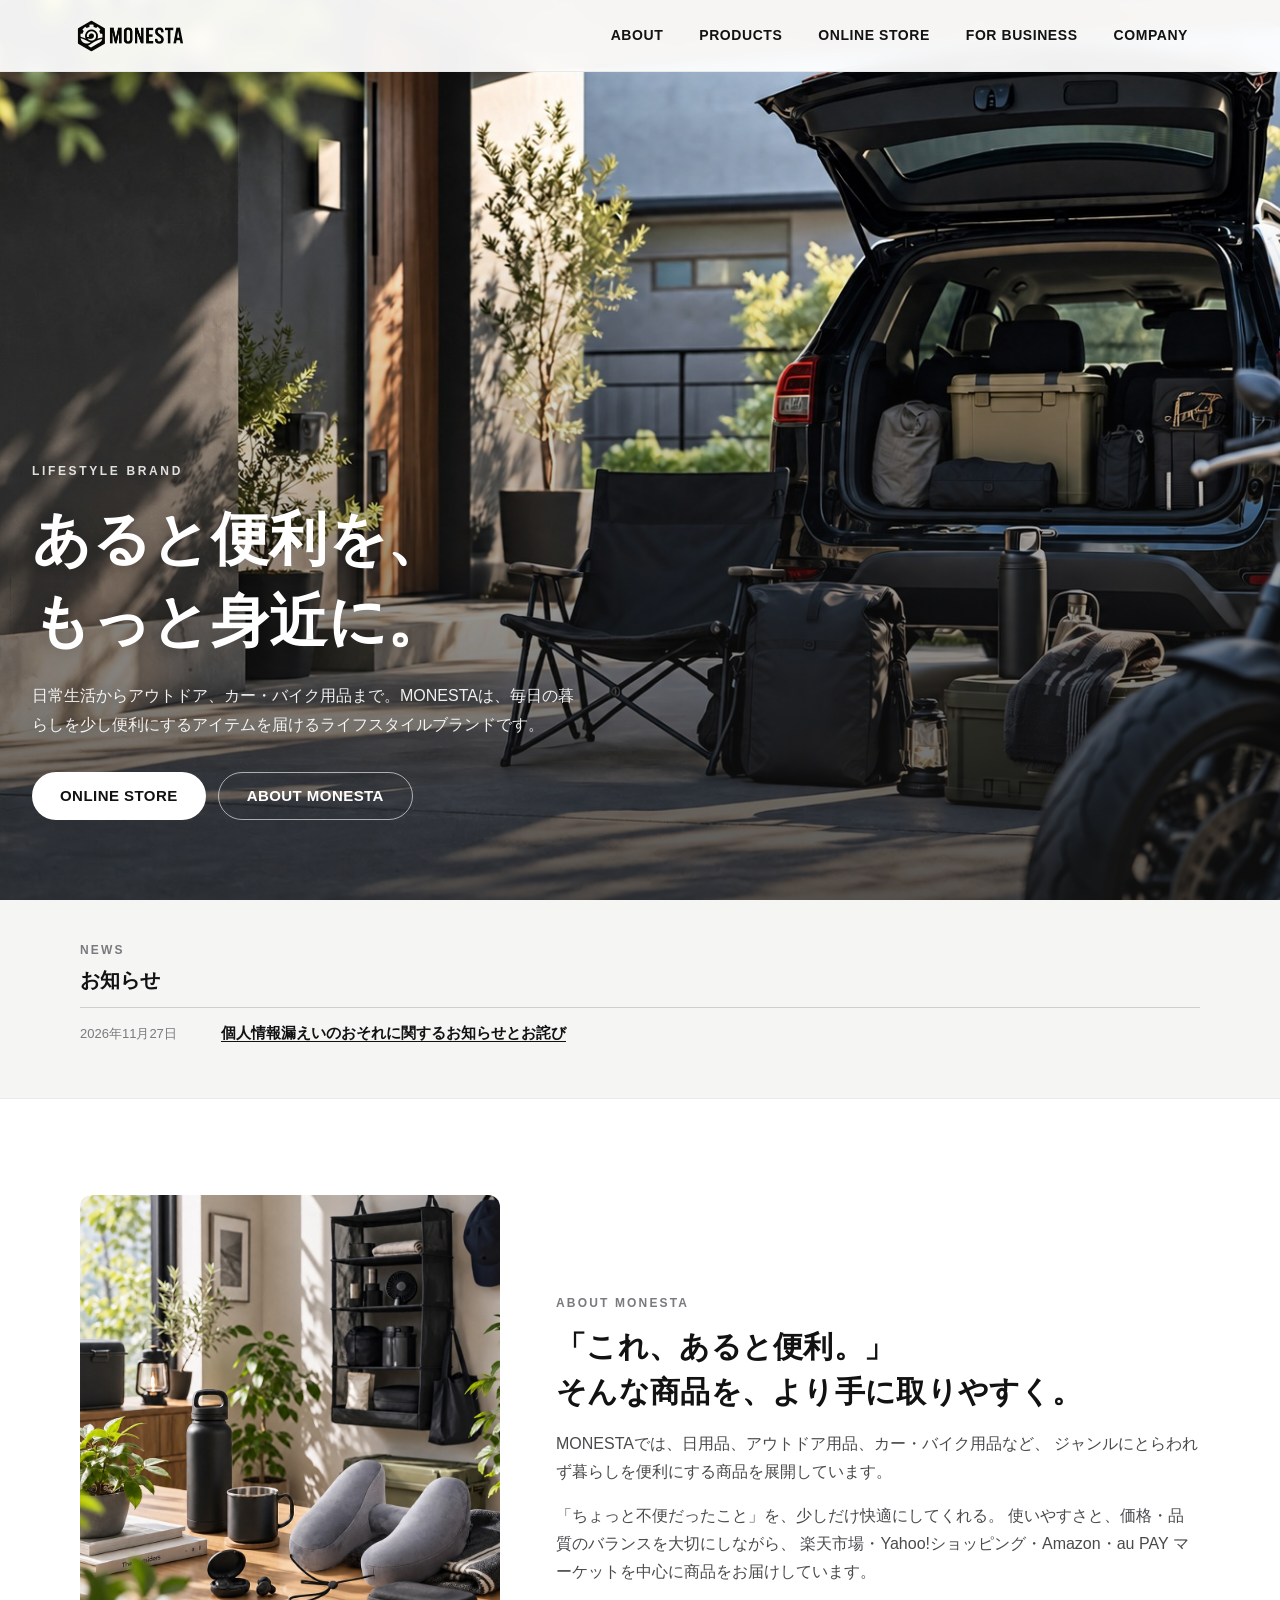
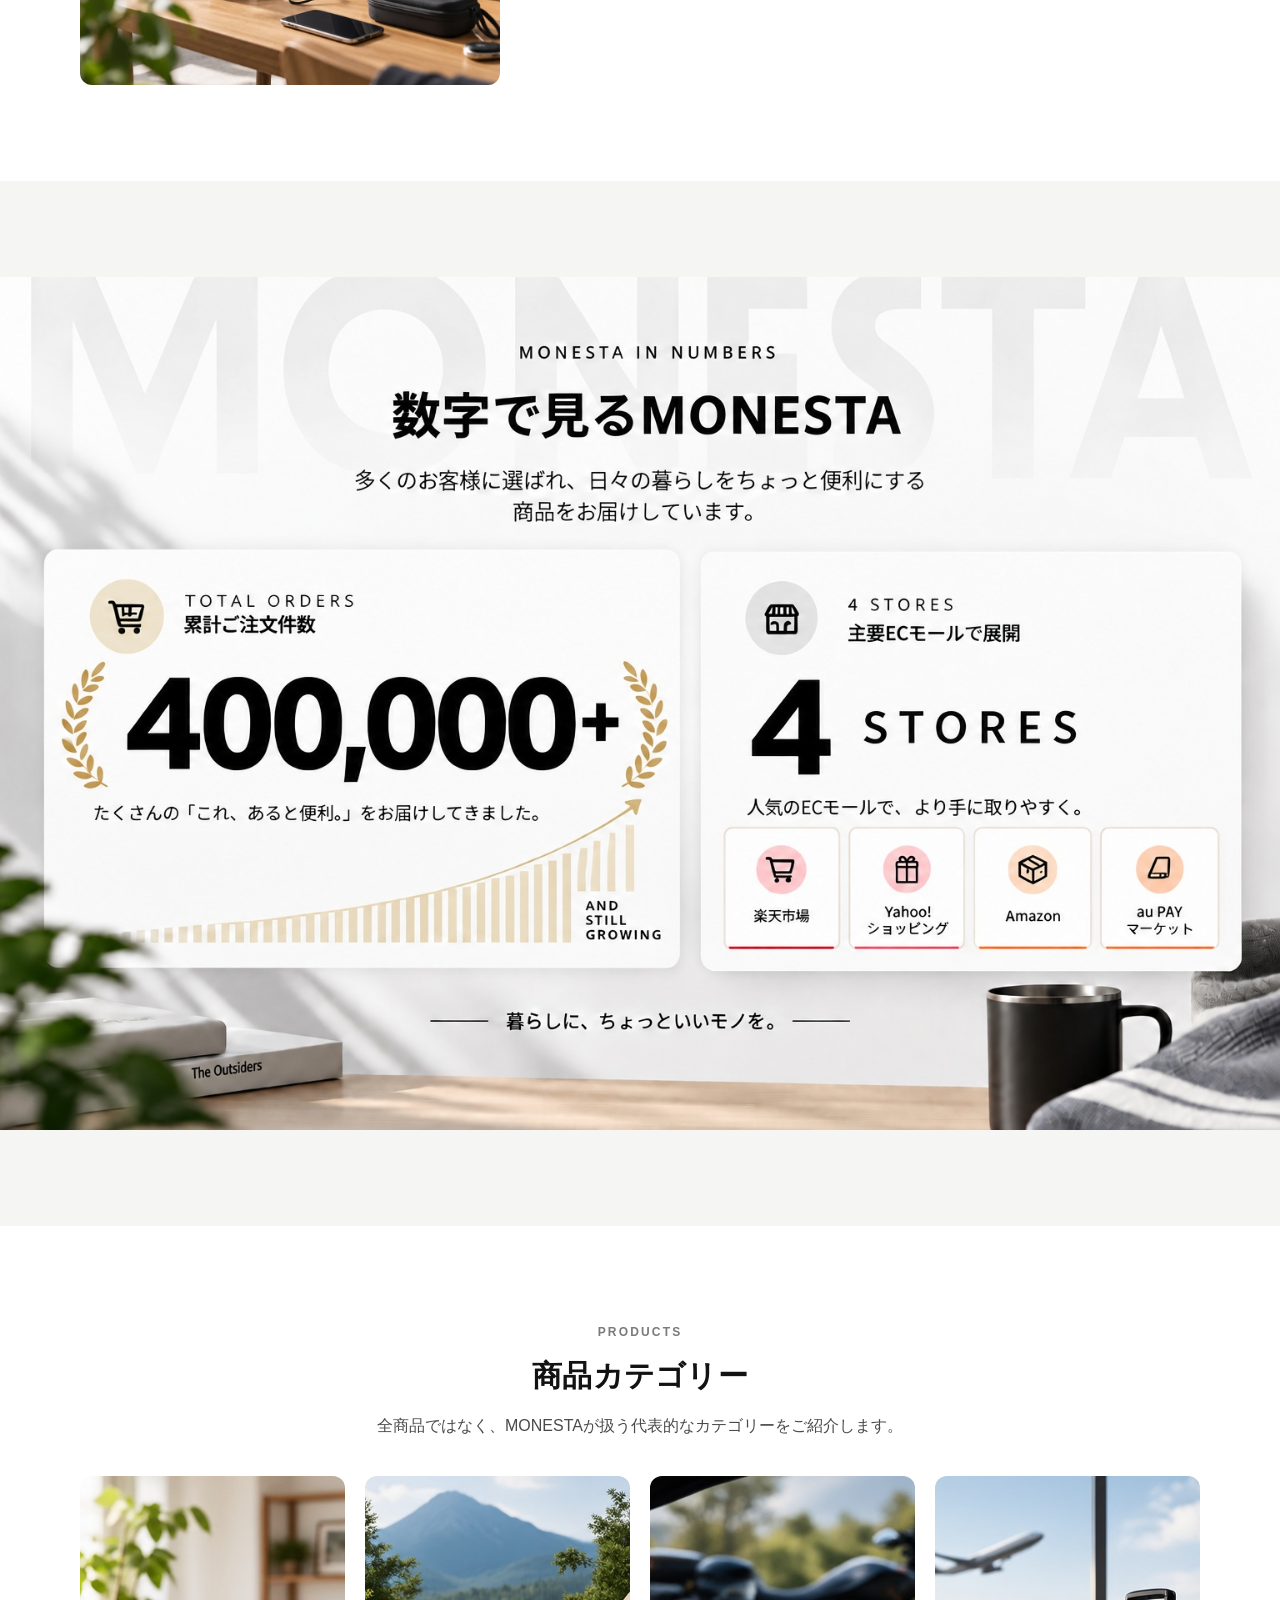
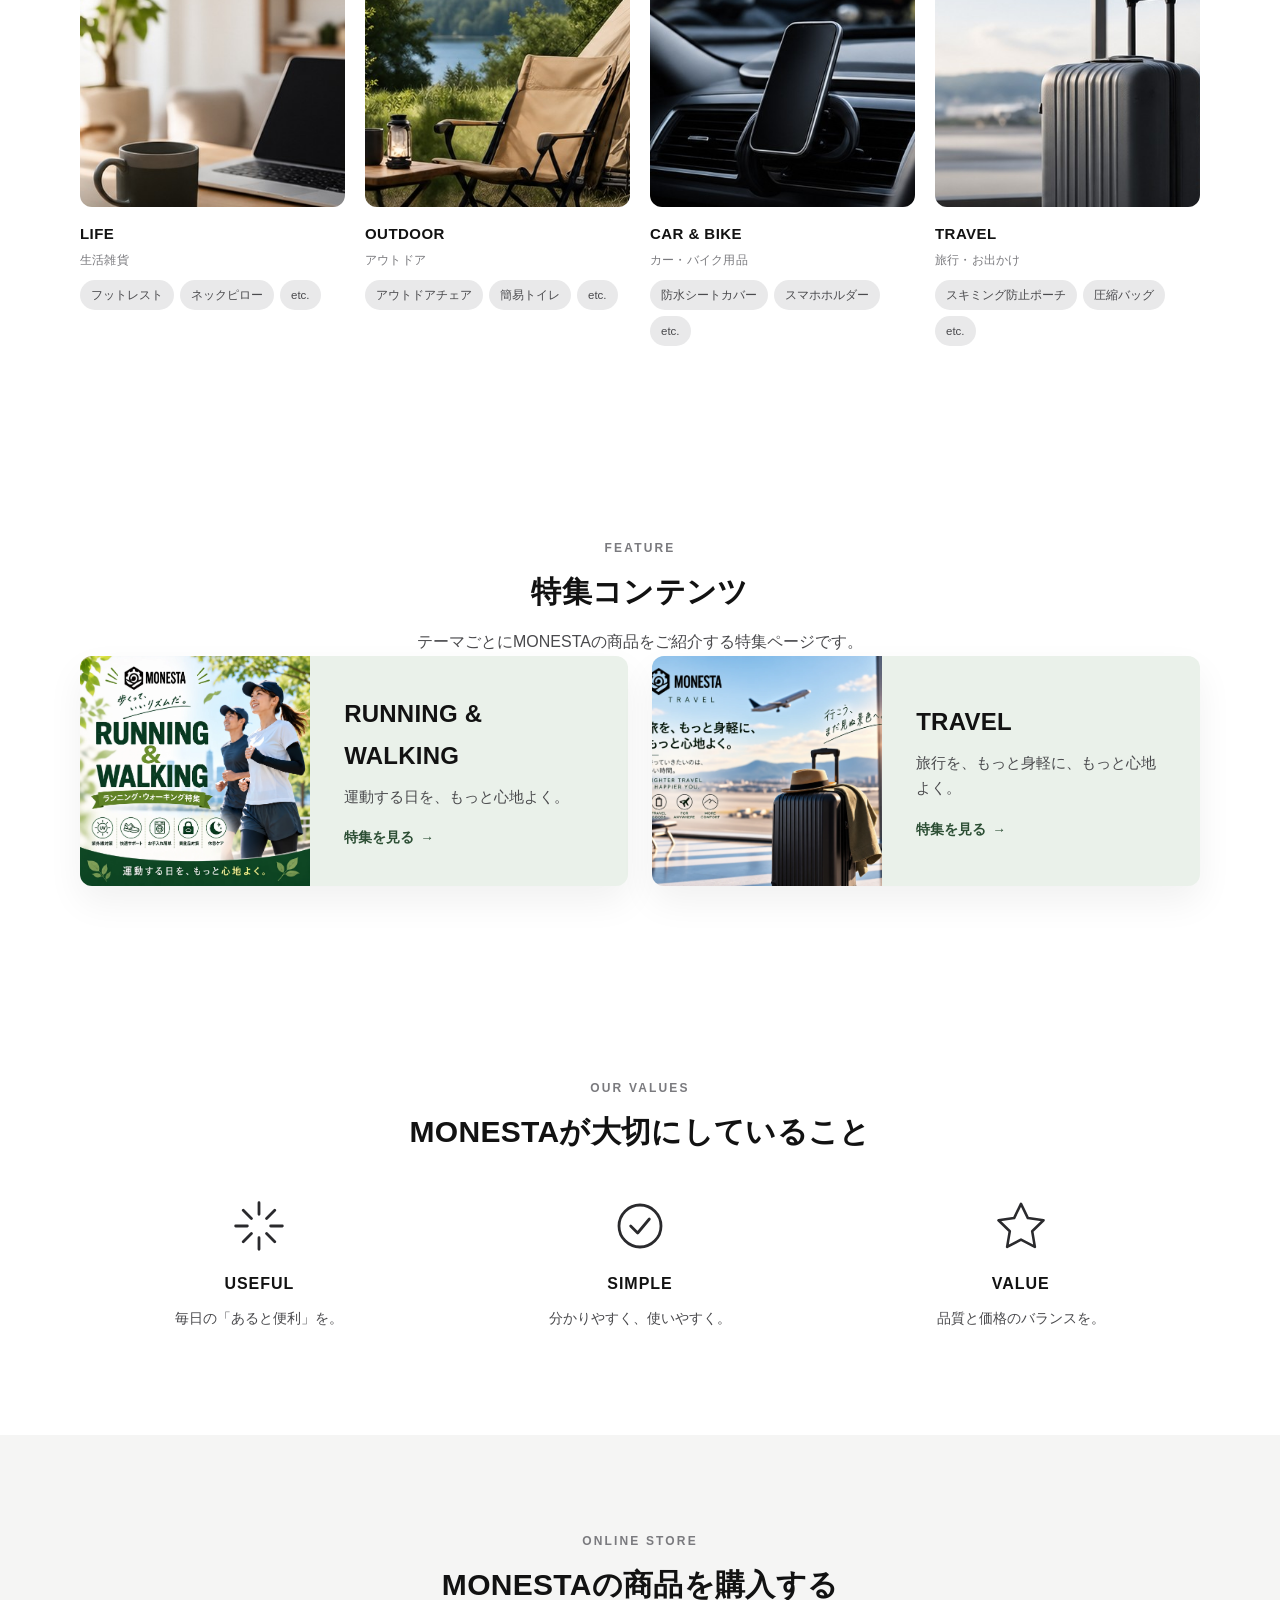
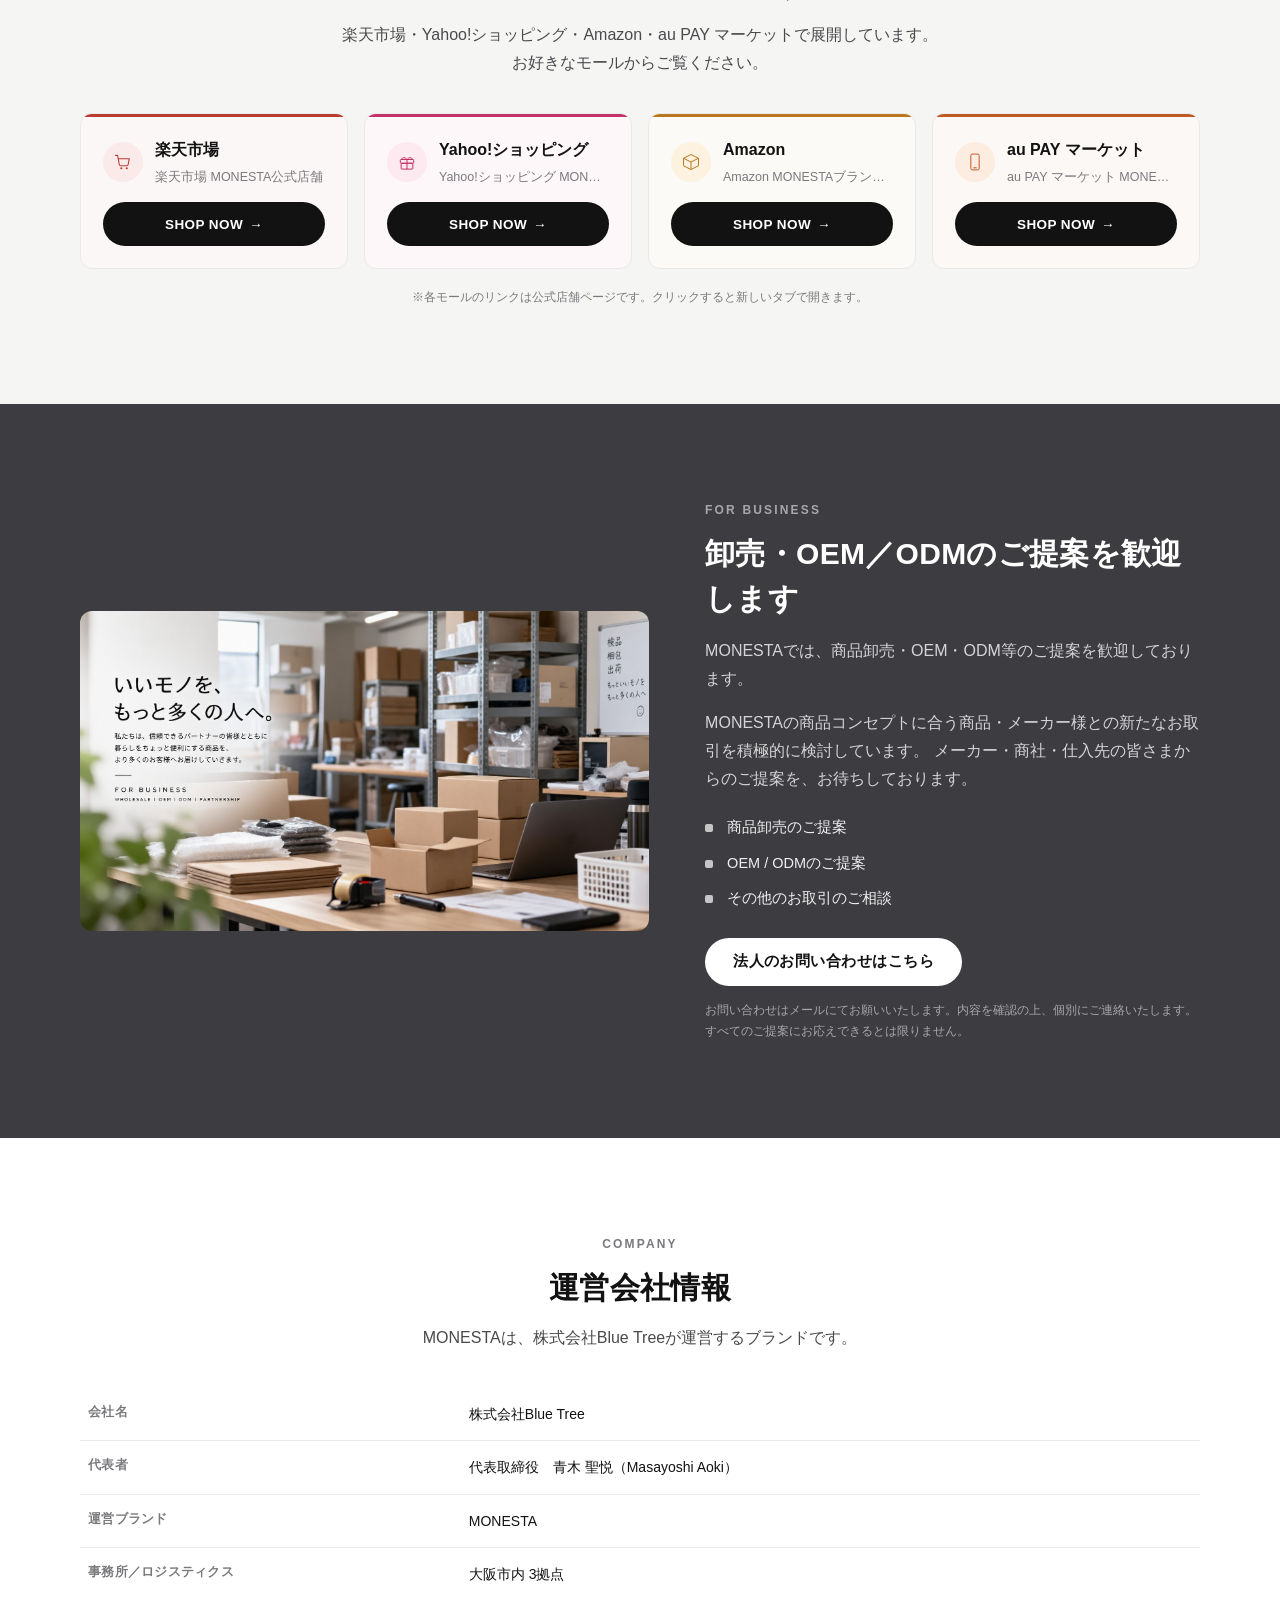
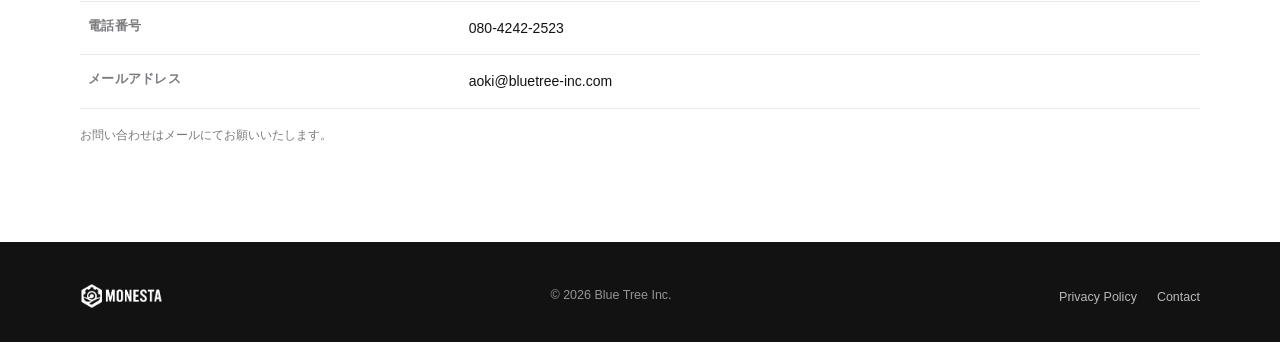
<file: index.html>
<!DOCTYPE html>
<html lang="ja">
<head>
<meta charset="UTF-8">
<meta name="viewport" content="width=device-width, initial-scale=1.0, viewport-fit=cover">
<title>MONESTA｜公式サイト</title>
<meta name="description" content="MONESTA（モネスタ）は「あると便利を、もっと身近に。」をコンセプトに、生活雑貨・アウトドア・カー＆バイク・トラベル用品を届けるライフスタイルブランドです。楽天市場・Yahoo!ショッピング・Amazon・au PAY マーケットで展開中。運営：株式会社Blue Tree。">
<meta name="theme-color" content="#f5f5f4">
<link rel="canonical" href="https://monesta.bluetree-inc.com/">

<!-- ===== OGP / SNSシェア設定（画像・文言は差し替え可） ===== -->
<meta property="og:type" content="website">
<meta property="og:site_name" content="MONESTA">
<meta property="og:title" content="MONESTA｜公式サイト">
<meta property="og:description" content="「あると便利を、もっと身近に。」生活雑貨・アウトドア・カー＆バイク・トラベル。毎日の暮らしを少し便利にするアイテムを届けるライフスタイルブランド MONESTA。">
<meta property="og:url" content="https://monesta.bluetree-inc.com/">
<meta property="og:image" content="https://monesta.bluetree-inc.com/assets/images/og-image.jpg">
<meta name="twitter:card" content="summary_large_image">
<meta name="twitter:title" content="MONESTA｜公式サイト">
<meta name="twitter:description" content="「あると便利を、もっと身近に。」生活雑貨・アウトドア・カー＆バイク・トラベルを届けるライフスタイルブランド MONESTA。">
<meta name="twitter:image" content="https://monesta.bluetree-inc.com/assets/images/og-image.jpg">

<!-- ===== favicon（現状は仮アイコン。正式ロゴ確定後に /assets/images/ 内を同名で差し替え） ===== -->
<link rel="icon" href="assets/images/favicon.ico" sizes="any">
<link rel="icon" type="image/png" href="assets/images/favicon.png">
<link rel="apple-touch-icon" href="assets/images/apple-touch-icon.png">

<!-- ===== 構造化データ（Organization） =====
     COMPANYセクションと同じ内容を機械可読形式でも提供し、検索結果での
     企業情報表示（ナレッジパネル等）を補助する。掲載内容はページ本文の
     COMPANY情報と完全に一致させること（更新時は両方を合わせて変更）。 -->
<script type="application/ld+json">
{
  "@context": "https://schema.org",
  "@type": "Organization",
  "name": "MONESTA",
  "legalName": "株式会社Blue Tree",
  "alternateName": "Blue Tree Inc.",
  "url": "https://monesta.bluetree-inc.com/",
  "logo": "https://monesta.bluetree-inc.com/assets/images/logo.png",
  "image": "https://monesta.bluetree-inc.com/assets/images/og-image.jpg",
  "address": {
    "@type": "PostalAddress",
    "addressRegion": "大阪府",
    "addressLocality": "大阪市",
    "addressCountry": "JP"
  },
  "contactPoint": {
    "@type": "ContactPoint",
    "contactType": "customer service",
    "telephone": "+81-80-4242-2523",
    "email": "aoki@bluetree-inc.com",
    "areaServed": "JP",
    "availableLanguage": "Japanese"
  }
}
</script>

<link rel="stylesheet" href="css/style.css">
</head>
<body>

<a class="skip-link" href="#main">本文へスキップ</a>

<!-- =========================================================
     HEADER / NAVIGATION
========================================================= -->
<header class="site-header" id="site-header">
  <div class="header-inner">
    <!-- ロゴ: 正式ロゴ画像（六角形アイコン＋MONESTAロゴタイプ）を使用。
         assets/images/logo.png（濃色・明背景用）を同名で上書きするだけで
         差し替え可能です。width/height は元画像の縦横比（868×272）と
         一致させ、CSS側の height指定と組み合わせても比率が崩れないように
         しています。 -->
    <a href="#hero" class="logo" aria-label="MONESTA トップへ">
      <img src="assets/images/logo.png" alt="MONESTA" width="868" height="272">
    </a>

    <!-- モバイル用メニュー。開閉は transform ではなく clip-path で行う
         （box自体は常にビューポート内に収まる位置・サイズで固定しておき、
         見た目だけをクリップして出し入れすることで、はみ出しによる
         横スクロール・レイアウト崩れを避けている）。 -->
    <nav class="main-nav" id="main-nav" aria-label="メインナビゲーション">
      <ul>
        <li><a href="#about" class="nav-link">ABOUT</a></li>
        <li><a href="#products" class="nav-link">PRODUCTS</a></li>
        <li><a href="#online-store" class="nav-link">ONLINE STORE</a></li>
        <li><a href="#for-business" class="nav-link">FOR BUSINESS</a></li>
        <li><a href="#company" class="nav-link">COMPANY</a></li>
      </ul>
    </nav>

    <button type="button" class="hamburger" id="hamburger-btn" aria-expanded="false" aria-controls="main-nav" aria-label="メニューを開く">
      <span></span><span></span><span></span>
    </button>
  </div>
</header>

<div class="nav-overlay" id="nav-overlay"></div>

<main id="main">

  <!-- =========================================================
       ① HERO
       第2稿: 黒基調のフルスクリーン写真+暗いオーバーレイをやめ、
       白〜ライトグレーの明るい背景に、写真はカード状に大きく見せる
       構成に変更（清潔感・親しみやすさを優先）。
       第6稿: ファーストビューとしての存在感を強めるため、PC表示では
       HEROのみ他セクションより広いコンテナ幅・大きな画像・大きな
       見出しサイズを使用（.hero .container / .hero-media 側で指定）。
       ABOUT以降の通常セクションとは明確にスケール感を変えている。
  ========================================================= -->
  <section class="hero" id="hero">
    <!-- 第7稿: 「左に画像・右にテキスト」の2カラム構成を廃止し、
         写真を画面いっぱいのフルブリード背景として敷いた上に、
         HTML/CSSでコピー・ボタンを重ねる構成に変更。
         写真は引き続き assets/images/hero.jpg（文字焼き込みなし）を
         そのまま使用し、見出し・説明文・ボタンは画像に焼き込まず、
         すべて実テキスト/実リンク（クリック可能なHTMLボタン）として
         .hero-inner側に重ねている。可読性確保のため、写真下部に
         向けてCSSグラデーションのオーバーレイ（.hero-overlay）を
         敷いている。 -->
    <div class="hero-media">
      <img src="assets/images/hero.jpg" alt="MONESTAの商品がある暮らしのイメージ" loading="eager">
    </div>
    <div class="hero-overlay" aria-hidden="true"></div>
    <div class="container hero-inner fade-in">
      <p class="hero-eyebrow">LIFESTYLE BRAND</p>
      <h1 class="hero-copy">あると便利を、<br>もっと身近に。</h1>
      <!-- 第6稿: 以前はPC表示のみ<br>で改行位置を固定していたが、HEROの
           コンテナ幅が768px〜1440px超まで大きく変わる構成になったため、
           固定改行だと幅によって単語の途中で折り返されることがあった。
           改行を廃止し、常に自然な折り返しに任せることでどの幅でも
           不自然な位置で割れないようにしている。 -->
      <p class="hero-sub">日常生活からアウトドア、カー・バイク用品まで。MONESTAは、毎日の暮らしを少し便利にするアイテムを届けるライフスタイルブランドです。</p>
      <div class="hero-cta">
        <a href="#online-store" class="btn btn-primary-on-dark">ONLINE STORE</a>
        <a href="#about" class="btn btn-outline-on-dark">ABOUT MONESTA</a>
      </div>
    </div>
  </section>

  <!-- =========================================================
       NEWS（お知らせ）
       HERO直下の小規模なお知らせ欄。掲載期間は無期限（自動非表示なし）。
       新しいお知らせを追加する場合は .nw-list に <li> を追記する。
  ========================================================= -->
  <section class="nw-band" id="news" aria-labelledby="news-heading">
    <div class="container">
      <p class="section-eyebrow">NEWS</p>
      <h2 class="nw-heading" id="news-heading">お知らせ</h2>
      <ul class="nw-list">
        <li>
          <time class="nw-list-date" datetime="2026-11-27">2026年11月27日</time>
          <a class="nw-list-link" href="news/personal-information-notice/">個人情報漏えいのおそれに関するお知らせとお詫び</a>
        </li>
      </ul>
    </div>
  </section>

  <!-- =========================================================
       ② ABOUT MONESTA
  ========================================================= -->
  <section class="section about" id="about">
    <div class="container about-grid">
      <div class="about-image fade-in">
        <img src="assets/images/about.jpg" alt="MONESTAのブランド世界観を伝える商品カット" loading="lazy">
      </div>
      <div class="about-text fade-in">
        <p class="section-eyebrow">ABOUT MONESTA</p>
        <h2 class="section-title">「これ、あると便利。」<br>そんな商品を、より手に取りやすく。</h2>
        <p class="body-text">
          MONESTAでは、日用品、アウトドア用品、カー・バイク用品など、
          ジャンルにとらわれず暮らしを便利にする商品を展開しています。
        </p>
        <p class="body-text">
          「ちょっと不便だったこと」を、少しだけ快適にしてくれる。
          使いやすさと、価格・品質のバランスを大切にしながら、
          楽天市場・Yahoo!ショッピング・Amazon・au PAY マーケットを中心に商品をお届けしています。
        </p>
      </div>
    </div>
  </section>

  <!-- =========================================================
       ③ MONESTA IN NUMBERS
       第6稿: PC版（1024px以上）は完成デザイン画像（numbers-pc-final.jpg）を
       トリミング・色調変更なしで1枚のビジュアルとしてそのまま表示する方式に
       復元。実データを持つHTML/CSS版（.numbers-html-content、js/config.jsの
       stats.*から従来どおり流し込み）は、PC表示では画像と二重表示になら
       ないよう視覚的にのみ非表示にし（position/clipによる「見えないが
       読み上げ可能」な標準的手法）、スクリーンリーダー向けには内容を保持
       する。スマホ・タブレット（1023px以下）は従来どおりHTML/CSS製の
       レスポンシブカードUI（生活感ビジュアル帯 .numbers-mood を含む）を
       表示する。 -->
  <section class="section numbers" id="numbers">
    <p class="numbers-watermark" aria-hidden="true">MONESTA</p>

    <!-- PC版（1024px以上）: 完成デザイン画像をそのまま表示。情報自体は
         直後の .numbers-html-content 側に実テキストとして存在するため、
         この画像は装飾として扱う（aria-hidden、alt=""）。 -->
    <div class="numbers-pc-image" aria-hidden="true">
      <img src="assets/images/numbers-pc-final.jpg" alt="" loading="lazy" width="1536" height="1024">
    </div>

    <div class="container numbers-html-content">
      <p class="section-eyebrow center">MONESTA IN NUMBERS</p>
      <h2 class="section-title center">数字で見るMONESTA</h2>
      <p class="section-lead center numbers-subtitle">多くのお客様に選ばれ、日々の暮らしをちょっと便利にする商品をお届けしています。</p>

      <div class="numbers-grid">
        <!-- 左カード: 累計ご注文件数。数字そのものを主役にし、月桂樹の装飾・
             右肩上がりの棒グラフ等のインフォグラフィック要素は廃止。 -->
        <div class="number-card number-card--orders fade-in">
          <div class="number-card-head">
            <span class="number-icon number-icon--gold" aria-hidden="true">
              <svg viewBox="0 0 48 48" fill="none"><path d="M6 8h5l4.2 22.6a3 3 0 0 0 3 2.4h15a3 3 0 0 0 3-2.4L39 16H13" stroke="currentColor" stroke-width="2.2" stroke-linecap="round" stroke-linejoin="round"/><circle cx="20" cy="39" r="2.4" fill="currentColor"/><circle cx="33" cy="39" r="2.4" fill="currentColor"/></svg>
            </span>
            <span class="number-kicker">
              <span class="number-kicker-en">TOTAL ORDERS</span>
              <span class="number-kicker-ja" data-config="stats.ordersLabel">累計ご注文件数</span>
            </span>
          </div>

          <div class="number-value-row">
            <p class="number-value number-value--orders" data-config="stats.ordersCount">400,000+</p>
          </div>

          <p class="number-caption">たくさんの「これ、あると便利。」をお届けしてきました。</p>
        </div>

        <!-- 右カード: 主要ECモール展開。見出し側の英字キッカーは本文の
             「4 STORES」と表記が重複しないよう「STORE COUNT」に変更。
             モール一覧はモール別の色分け・アイコンをやめ、他セクションの
             タグ（.category-products等）と同系統のモノトーンな
             シンプルなタグ表示に統一。 -->
        <div class="number-card number-card--stores fade-in">
          <div class="number-card-head">
            <span class="number-icon number-icon--dark" aria-hidden="true">
              <svg viewBox="0 0 48 48" fill="none"><path d="M6 18l2.4-9h31.2L42 18M6 18v3a4 4 0 0 0 8 0v-3m0 3a4 4 0 0 0 8 0v-3m0 3a4 4 0 0 0 8 0v-3m0 3a4 4 0 0 0 8 0v-3M9 21v17h30V21" stroke="currentColor" stroke-width="2.1" stroke-linecap="round" stroke-linejoin="round"/></svg>
            </span>
            <span class="number-kicker">
              <span class="number-kicker-en">STORE COUNT</span>
              <span class="number-kicker-ja" data-config="stats.storesLabel">主要ECモールで展開</span>
            </span>
          </div>

          <div class="number-value-row number-value-row--stores">
            <p class="number-value number-value--stores">
              <span data-config="stats.storesCount">4</span><span class="number-value-unit">STORES</span>
            </p>
          </div>

          <p class="number-caption">人気のECモールで、より手に取りやすく。</p>

          <ul class="store-chip-list">
            <li class="store-chip">楽天市場</li>
            <li class="store-chip">Yahoo!ショッピング</li>
            <li class="store-chip">Amazon</li>
            <li class="store-chip">au PAY マーケット</li>
          </ul>
        </div>
      </div>

      <!-- スマホ・タブレット版（1023px以下）: 数字カードの下・タグラインの上に
           生活感のあるビジュアル帯を追加。既存のnumbers-pc-final.jpgから切り出し済みの
           コーナー写真2枚（デスク・観葉植物／マグ・ブランケット）をそのまま再利用し、
           新規撮影・新規トリミングは行っていない。カード内部の数字・文言・情報構造、
           モール名、レスポンシブのグリッド構成には一切手を加えていない。1024px以上
           （PC）では親要素(.numbers-html-content)ごと視覚的に非表示になるため、
           PC表示（完成デザイン画像）への影響はない。 -->
      <div class="numbers-mood" aria-hidden="true">
        <img class="numbers-mood-photo numbers-mood-photo--left" src="assets/images/numbers-corner-left.jpg" alt="" loading="lazy" width="460" height="189">
        <img class="numbers-mood-photo numbers-mood-photo--right" src="assets/images/numbers-corner-right.jpg" alt="" loading="lazy" width="396" height="189">
      </div>

      <p class="numbers-tagline">
        <span class="numbers-tagline-line" aria-hidden="true"></span>
        <span class="numbers-tagline-text">暮らしに、ちょっといいモノを。</span>
        <span class="numbers-tagline-line" aria-hidden="true"></span>
      </p>

      <!-- 累計受注件数（400,000+）は要確認の数値です。根拠となる集計期間・対象モールを
           確認のうえ、公開前に js/config.js の stats.ordersCount を正式値へ更新してください。 -->
      <p class="numbers-note">※累計受注件数は確認中の数値です。正式な実績値が確定次第、更新します。</p>
    </div>
  </section>

  <!-- =========================================================
       ④ PRODUCTS / CATEGORY
  ========================================================= -->
  <section class="section products" id="products">
    <div class="container">
      <p class="section-eyebrow center">PRODUCTS</p>
      <h2 class="section-title center">商品カテゴリー</h2>
      <p class="section-lead center">
        全商品ではなく、MONESTAが扱う代表的なカテゴリーをご紹介します。
      </p>

      <div class="category-grid">
        <article class="category-card fade-in">
          <div class="category-image">
            <img src="assets/images/life.jpg" alt="生活雑貨カテゴリーのイメージ画像" loading="lazy">
          </div>
          <h3 class="category-title">LIFE<span>生活雑貨</span></h3>
          <ul class="category-products">
            <li>フットレスト</li>
            <li>ネックピロー</li>
            <li>etc.</li>
          </ul>
        </article>

        <article class="category-card fade-in">
          <div class="category-image">
            <img src="assets/images/outdoor.jpg" alt="アウトドア用品カテゴリーのイメージ画像" loading="lazy">
          </div>
          <h3 class="category-title">OUTDOOR<span>アウトドア</span></h3>
          <ul class="category-products">
            <li>アウトドアチェア</li>
            <li>簡易トイレ</li>
            <li>etc.</li>
          </ul>
        </article>

        <article class="category-card fade-in">
          <div class="category-image">
            <img src="assets/images/car-bike.jpg" alt="カー・バイク用品カテゴリーのイメージ画像" loading="lazy">
          </div>
          <h3 class="category-title">CAR &amp; BIKE<span>カー・バイク用品</span></h3>
          <ul class="category-products">
            <li>防水シートカバー</li>
            <li>スマホホルダー</li>
            <li>etc.</li>
          </ul>
        </article>

        <article class="category-card fade-in">
          <div class="category-image">
            <img src="assets/images/travel.jpg" alt="旅行・お出かけカテゴリーのイメージ画像" loading="lazy">
          </div>
          <h3 class="category-title">TRAVEL<span>旅行・お出かけ</span></h3>
          <ul class="category-products">
            <li>スキミング防止ポーチ</li>
            <li>圧縮バッグ</li>
            <li>etc.</li>
          </ul>
        </article>
      </div>
      <!-- カテゴリーを増減する場合は .category-card のブロックごと複製/削除してください。
           category-products は「代表商品」を2〜3点＋「etc.」で見せる仮リストです
           （商品カタログ化はしない方針）。実商品が決まったら文言だけ差し替えてください。 -->
    </div>
  </section>

  <!-- =========================================================
       FEATURE 特集
       PRODUCTS と OUR VALUES の間に独立セクションとして設置。
       今後 TRAVEL / CAR & BIKE / OUTDOOR などの特集を追加する場合は、
       .feature-card のブロックごと複製して .feature-grid の中に追加してください
      （.feature-grid は複数カードを自動で並べるグリッドです）。
  ========================================================= -->
  <section class="section feature" id="feature">
    <div class="container">
      <p class="section-eyebrow center">FEATURE</p>
      <h2 class="section-title center">特集コンテンツ</h2>
      <p class="section-lead center">
        テーマごとにMONESTAの商品をご紹介する特集ページです。
      </p>

      <div class="feature-grid">
        <a href="features/running-walking/index.html" class="feature-card fade-in">
          <div class="feature-card-media">
            <img src="assets/images/feature-running-walking.webp" alt="RUNNING &amp; WALKING ランニング・ウォーキング特集" loading="lazy">
          </div>
          <div class="feature-card-body">
            <h3 class="feature-card-title">RUNNING &amp; WALKING</h3>
            <p class="feature-card-copy">運動する日を、もっと心地よく。</p>
            <span class="feature-card-cta">特集を見る <span class="feature-card-cta-arrow" aria-hidden="true">→</span></span>
          </div>
        </a>
        <a href="features/travel/index.html" class="feature-card fade-in">
          <div class="feature-card-media">
            <img src="assets/images/feature-travel.webp" alt="TRAVEL 旅行特集" loading="lazy">
          </div>
          <div class="feature-card-body">
            <h3 class="feature-card-title">TRAVEL</h3>
            <p class="feature-card-copy">旅行を、もっと身軽に、もっと心地よく。</p>
            <span class="feature-card-cta">特集を見る <span class="feature-card-cta-arrow" aria-hidden="true">→</span></span>
          </div>
        </a>
      </div>
    </div>
  </section>

  <!-- =========================================================
       ⑤ OUR VALUES
  ========================================================= -->
  <section class="section values" id="values">
    <div class="container">
      <p class="section-eyebrow center">OUR VALUES</p>
      <h2 class="section-title center">MONESTAが大切にしていること</h2>

      <div class="values-grid">
        <div class="value-card fade-in">
          <div class="value-icon" aria-hidden="true">
            <svg viewBox="0 0 48 48" fill="none"><path d="M24 4v10M24 34v10M4 24h10M34 24h10M10.5 10.5l7 7M30.5 30.5l7 7M10.5 37.5l7-7M30.5 17.5l7-7" stroke="currentColor" stroke-width="2.4" stroke-linecap="round"/></svg>
          </div>
          <h3 class="value-title">USEFUL</h3>
          <p class="value-text">毎日の「あると便利」を。</p>
        </div>
        <div class="value-card fade-in">
          <div class="value-icon" aria-hidden="true">
            <svg viewBox="0 0 48 48" fill="none"><circle cx="24" cy="24" r="18" stroke="currentColor" stroke-width="2.4"/><path d="M16 24l6 6 10-12" stroke="currentColor" stroke-width="2.4" stroke-linecap="round" stroke-linejoin="round"/></svg>
          </div>
          <h3 class="value-title">SIMPLE</h3>
          <p class="value-text">分かりやすく、使いやすく。</p>
        </div>
        <div class="value-card fade-in">
          <div class="value-icon" aria-hidden="true">
            <svg viewBox="0 0 48 48" fill="none"><path d="M24 5l5.9 12.2 13.4 1.9-9.7 9.4 2.3 13.4L24 35.7 12.1 41.9l2.3-13.4-9.7-9.4 13.4-1.9L24 5z" stroke="currentColor" stroke-width="2.2" stroke-linejoin="round"/></svg>
          </div>
          <h3 class="value-title">VALUE</h3>
          <p class="value-text">品質と価格のバランスを。</p>
        </div>
      </div>
    </div>
  </section>

  <!-- =========================================================
       ⑥ ONLINE STORE
  ========================================================= -->
  <section class="section online-store" id="online-store">
    <div class="container">
      <p class="section-eyebrow center">ONLINE STORE</p>
      <h2 class="section-title center">MONESTAの商品を購入する</h2>
      <p class="section-lead center">
        楽天市場・Yahoo!ショッピング・Amazon・au PAY マーケットで展開しています。<br class="pc-only">
        お好きなモールからご覧ください。
      </p>

      <div class="store-grid" id="store-grid">
        <!-- カードは js/config.js の stores[] から main.js が自動生成します（現在4件）。
             各カードは別タブで開きます（target="_blank" rel="noopener noreferrer"）。 -->
      </div>
      <p class="store-note">※各モールのリンクは公式店舗ページです。クリックすると新しいタブで開きます。</p>
    </div>
  </section>

  <!-- =========================================================
       ⑦ FOR BUSINESS
       第2稿: 黒に近い印象を避けるためチャコールを少し明るいトーンにし、
       画像をより大きく・主体的に見せてサイト全体のトーンに馴染ませている。
  ========================================================= -->
  <section class="section for-business" id="for-business">
    <div class="container business-grid">
      <div class="business-image fade-in">
        <img src="assets/images/business.jpg" alt="展示会・商談・卸売のイメージ画像" loading="lazy">
      </div>
      <div class="business-text fade-in">
        <p class="section-eyebrow">FOR BUSINESS</p>
        <!-- スマホ表示のみ、意味のまとまり（卸売・OEM／ODMの／ご提案を歓迎します）で
             改行されるよう明示的な<br>を挿入（.sp-only、768px以上では非表示）。
             PC表示は元のまま自動折り返しに任せている。 -->
        <h2 class="section-title for-business-title">卸売・OEM／ODMの<br class="sp-only">ご提案を歓迎します</h2>
        <p class="body-text">
          MONESTAでは、商品卸売・OEM・ODM等のご提案を歓迎しております。
        </p>
        <p class="body-text">
          MONESTAの商品コンセプトに合う商品・メーカー様との新たなお取引を積極的に検討しています。
          メーカー・商社・仕入先の皆さまからのご提案を、お待ちしております。
        </p>

        <ul class="business-list">
          <li>商品卸売のご提案</li>
          <li>OEM / ODMのご提案</li>
          <li>その他のお取引のご相談</li>
        </ul>

        <a href="mailto:aoki@bluetree-inc.com?subject=MONESTA%20取引に関するお問い合わせ" class="btn btn-primary" id="business-contact-btn" data-config-href="business.contactUrl">
          <span data-config="business.contactLabel">法人のお問い合わせはこちら</span>
        </a>
        <!-- 問い合わせ導線はメール優先。電話番号はCOMPANY欄には残すが、
             ここではボタン化・強調はしない方針。 -->
        <p class="business-caveat">お問い合わせはメールにてお願いいたします。内容を確認の上、個別にご連絡いたします。すべてのご提案にお応えできるとは限りません。</p>
      </div>
    </div>
  </section>

  <!-- =========================================================
       ⑧ COMPANY
  ========================================================= -->
  <section class="section company" id="company">
    <div class="container">
      <p class="section-eyebrow center">COMPANY</p>
      <h2 class="section-title center">運営会社情報</h2>
      <p class="section-lead center">MONESTAは、株式会社Blue Treeが運営するブランドです。</p>

      <table class="company-table fade-in">
        <tbody>
          <tr>
            <th>会社名</th>
            <td data-config="company.name">株式会社Blue Tree</td>
          </tr>
          <tr>
            <th>代表者</th>
            <td data-config="company.representative">代表取締役　青木 聖悦（Masayoshi Aoki）</td>
          </tr>
          <tr>
            <th>運営ブランド</th>
            <td data-config="company.brand">MONESTA</td>
          </tr>
          <tr>
            <th>事務所／ロジスティクス</th>
            <td data-config="company.address">大阪市内 3拠点</td>
          </tr>
          <tr>
            <th>電話番号</th>
            <td data-config="company.tel">080-4242-2523</td>
          </tr>
          <tr>
            <th>メールアドレス</th>
            <td data-config="company.email">aoki@bluetree-inc.com</td>
          </tr>
        </tbody>
      </table>
      <!-- 所在地は詳細住所（番地等）を掲載せず、名刺と同じ考え方で
           「事務所／ロジスティクス　大阪市内 3拠点」とだけ表記する方針
           （指示済み）。本社所在地（自宅）はMONESTAブランドサイトには
           掲載しない方針も変わらず維持。
           電話番号は情報として掲載のみ（tel:リンク化・ボタン化はしない）。
           問い合わせ導線はメール優先のため、下記の案内文を併記。 -->
      <p class="company-note">お問い合わせはメールにてお願いいたします。</p>
    </div>
  </section>

</main>

<!-- =========================================================
     FOOTER
========================================================= -->
<footer class="site-footer">
  <div class="container footer-inner">
    <!-- フッターは黒背景のため、白版ロゴ（logo-white.png）を使用。
         正式ロゴ画像から生成した白版で、アイコン部分の形状はlogo.pngと同一です。 -->
    <a href="#hero" class="footer-logo" aria-label="MONESTA トップへ">
      <img src="assets/images/logo-white.png" alt="MONESTA" width="868" height="272">
    </a>
    <!-- 年表記は main.js が現在の年を自動算出して挿入します（js/config.js編集不要） -->
    <p class="footer-copyright" id="footer-copyright">© Blue Tree Inc.</p>
    <ul class="footer-links">
      <li><a href="privacy/">Privacy Policy</a></li>
      <li><a href="#" data-placeholder-link>Contact</a></li>
    </ul>
  </div>
</footer>

<script src="js/config.js"></script>
<script src="js/analytics.js"></script>
<script src="js/main.js"></script>
</body>
</html>
</file>
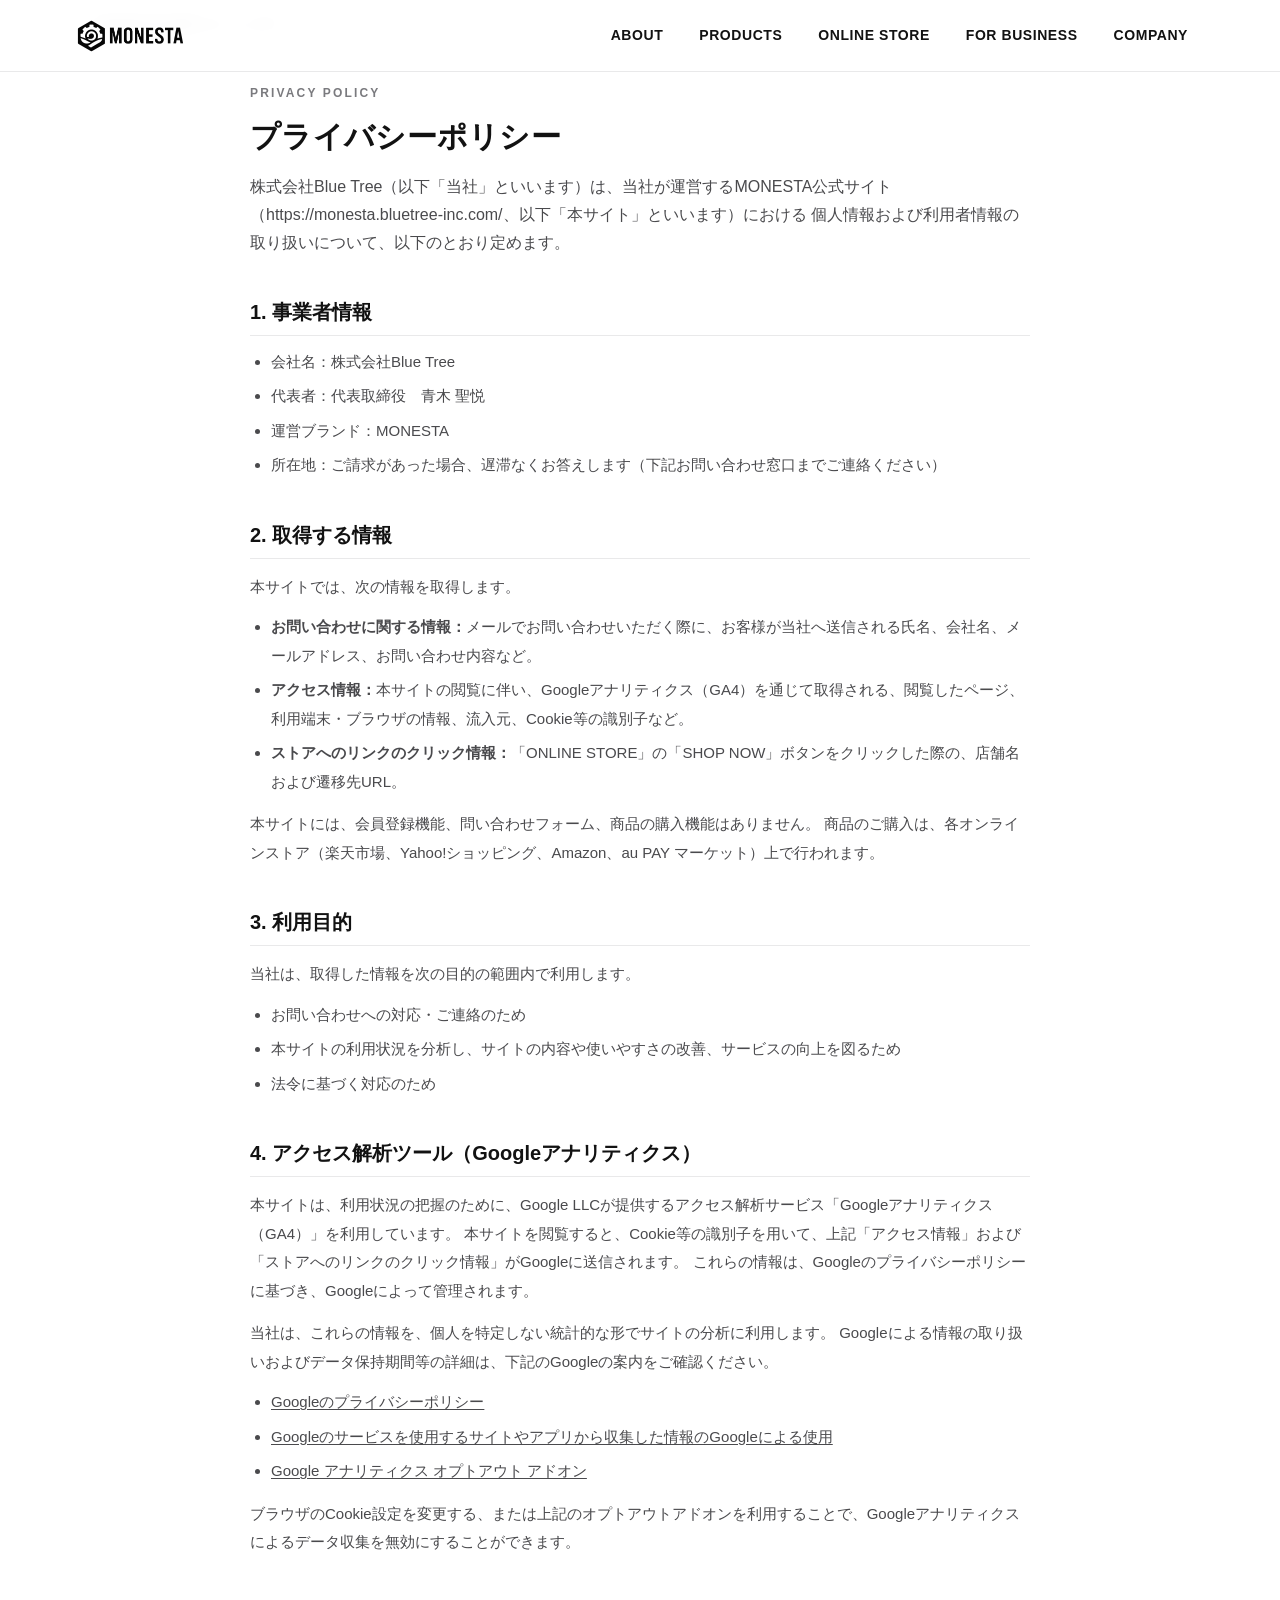
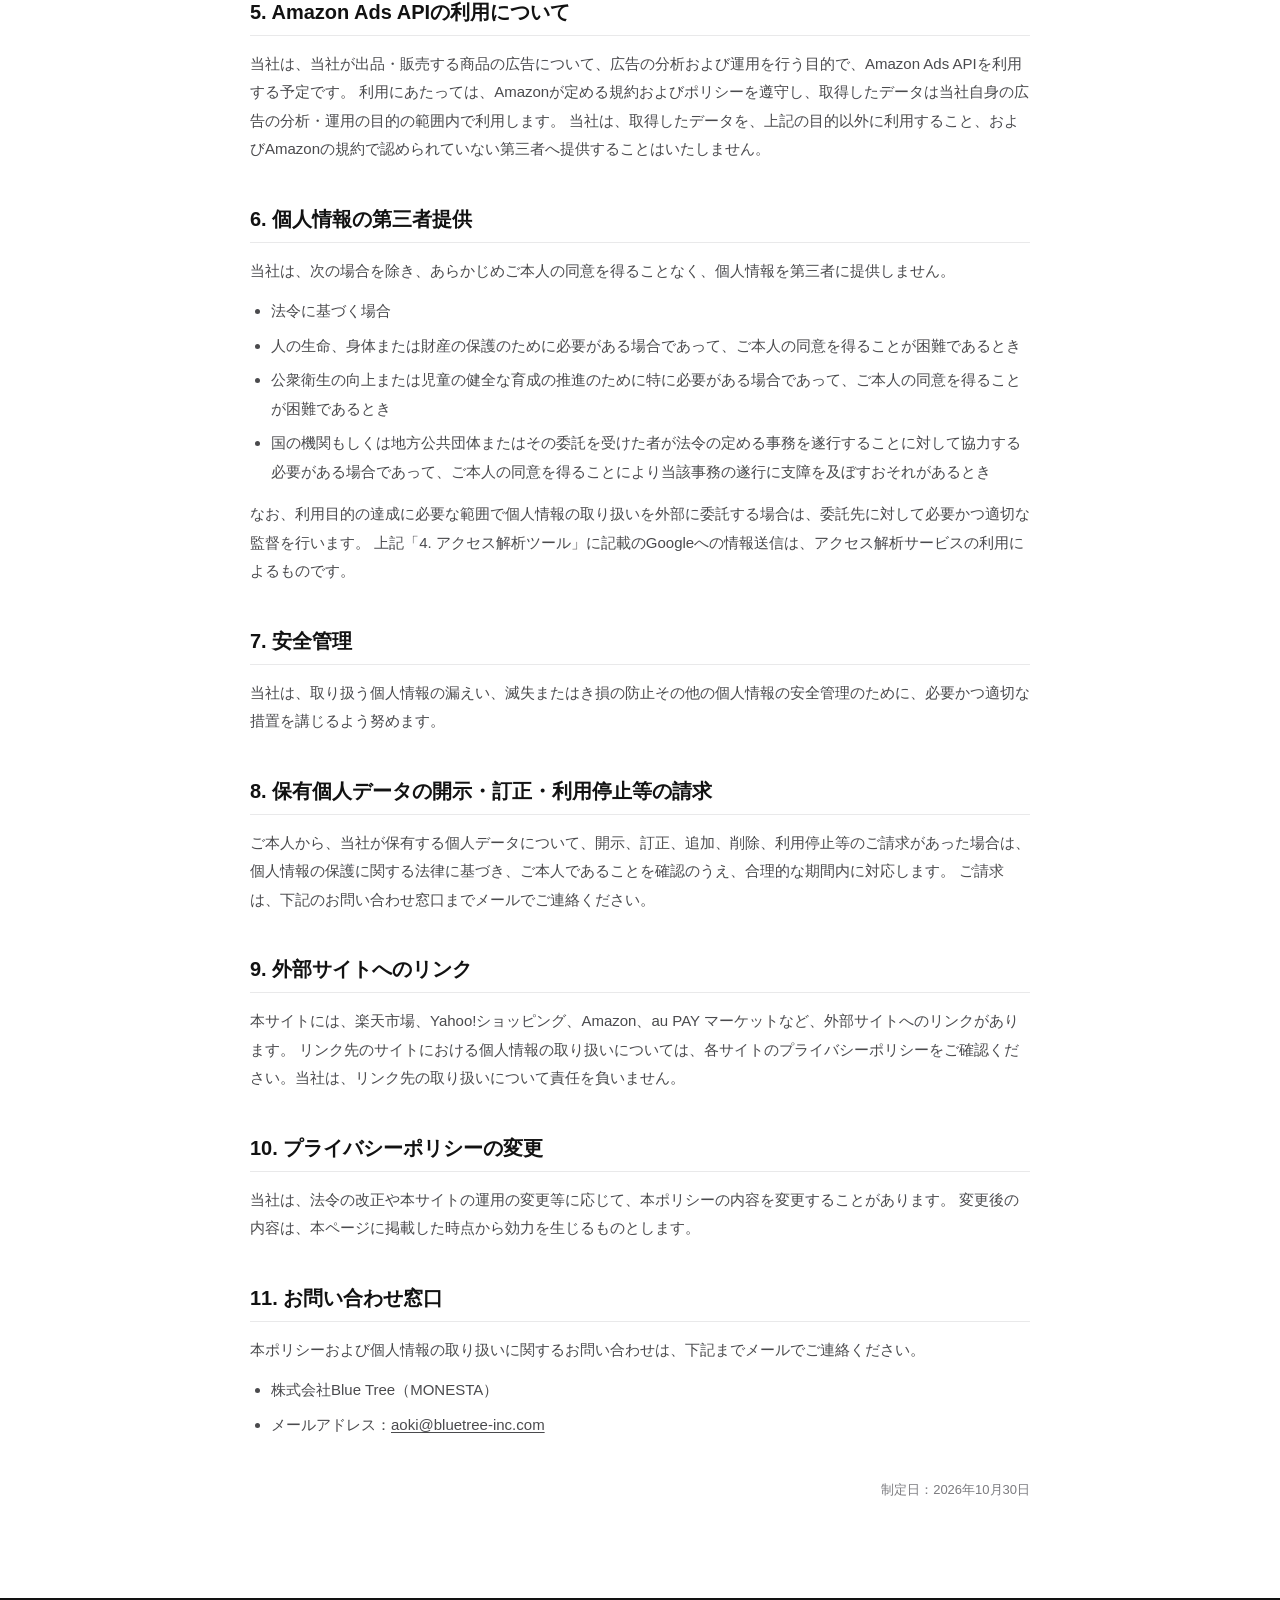
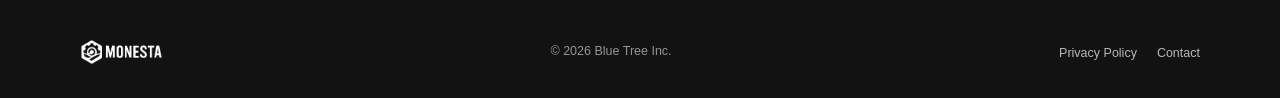
<file: privacy/index.html>
<!DOCTYPE html>
<html lang="ja">
<head>
<meta charset="UTF-8">
<meta name="viewport" content="width=device-width, initial-scale=1.0, viewport-fit=cover">
<title>プライバシーポリシー | MONESTA公式サイト</title>
<meta name="description" content="MONESTA公式サイト（運営：株式会社Blue Tree）のプライバシーポリシーです。個人情報の取り扱い、アクセス解析（Googleアナリティクス）、Amazon Ads APIの利用について記載しています。">
<meta name="theme-color" content="#f5f5f4">
<link rel="canonical" href="https://monesta.bluetree-inc.com/privacy/">

<!-- ===== OGP / SNSシェア設定 ===== -->
<meta property="og:type" content="website">
<meta property="og:site_name" content="MONESTA">
<meta property="og:title" content="プライバシーポリシー | MONESTA">
<meta property="og:description" content="MONESTA公式サイト（運営：株式会社Blue Tree）のプライバシーポリシーです。">
<meta property="og:url" content="https://monesta.bluetree-inc.com/privacy/">
<meta property="og:image" content="https://monesta.bluetree-inc.com/assets/images/og-image.jpg">
<meta name="twitter:card" content="summary_large_image">
<meta name="twitter:title" content="プライバシーポリシー | MONESTA">
<meta name="twitter:description" content="MONESTA公式サイト（運営：株式会社Blue Tree）のプライバシーポリシーです。">
<meta name="twitter:image" content="https://monesta.bluetree-inc.com/assets/images/og-image.jpg">

<link rel="icon" href="../assets/images/favicon.ico" sizes="any">
<link rel="icon" type="image/png" href="../assets/images/favicon.png">
<link rel="apple-touch-icon" href="../assets/images/apple-touch-icon.png">

<link rel="stylesheet" href="../css/style.css">
</head>
<body>

<a class="skip-link" href="#main">本文へスキップ</a>

<!-- =========================================================
     HEADER / NAVIGATION（特集ページと同一構成。パスのみ1階層分）
========================================================= -->
<header class="site-header" id="site-header">
  <div class="header-inner">
    <a href="../index.html#hero" class="logo" aria-label="MONESTA トップへ">
      <img src="../assets/images/logo.png" alt="MONESTA" width="868" height="272">
    </a>

    <nav class="main-nav" id="main-nav" aria-label="メインナビゲーション">
      <ul>
        <li><a href="../index.html#about" class="nav-link">ABOUT</a></li>
        <li><a href="../index.html#products" class="nav-link">PRODUCTS</a></li>
        <li><a href="../index.html#online-store" class="nav-link">ONLINE STORE</a></li>
        <li><a href="../index.html#for-business" class="nav-link">FOR BUSINESS</a></li>
        <li><a href="../index.html#company" class="nav-link">COMPANY</a></li>
      </ul>
    </nav>

    <button type="button" class="hamburger" id="hamburger-btn" aria-expanded="false" aria-controls="main-nav" aria-label="メニューを開く">
      <span></span><span></span><span></span>
    </button>
  </div>
</header>

<div class="nav-overlay" id="nav-overlay"></div>

<main id="main">
  <div class="container">
    <a href="../index.html" class="tr-back-link">← MONESTA公式サイト トップへ</a>
  </div>

  <section class="section pv">
    <div class="container pv-inner">
      <p class="section-eyebrow">PRIVACY POLICY</p>
      <h1 class="section-title">プライバシーポリシー</h1>
      <p class="section-lead">
        株式会社Blue Tree（以下「当社」といいます）は、当社が運営するMONESTA公式サイト
        （https://monesta.bluetree-inc.com/、以下「本サイト」といいます）における
        個人情報および利用者情報の取り扱いについて、以下のとおり定めます。
      </p>

      <h2 class="pv-h">1. 事業者情報</h2>
      <ul class="pv-list">
        <li>会社名：株式会社Blue Tree</li>
        <li>代表者：代表取締役　青木 聖悦</li>
        <li>運営ブランド：MONESTA</li>
        <li>所在地：ご請求があった場合、遅滞なくお答えします（下記お問い合わせ窓口までご連絡ください）</li>
      </ul>

      <h2 class="pv-h">2. 取得する情報</h2>
      <p class="pv-p">本サイトでは、次の情報を取得します。</p>
      <ul class="pv-list">
        <li><strong>お問い合わせに関する情報：</strong>メールでお問い合わせいただく際に、お客様が当社へ送信される氏名、会社名、メールアドレス、お問い合わせ内容など。</li>
        <li><strong>アクセス情報：</strong>本サイトの閲覧に伴い、Googleアナリティクス（GA4）を通じて取得される、閲覧したページ、利用端末・ブラウザの情報、流入元、Cookie等の識別子など。</li>
        <li><strong>ストアへのリンクのクリック情報：</strong>「ONLINE STORE」の「SHOP NOW」ボタンをクリックした際の、店舗名および遷移先URL。</li>
      </ul>
      <p class="pv-p">
        本サイトには、会員登録機能、問い合わせフォーム、商品の購入機能はありません。
        商品のご購入は、各オンラインストア（楽天市場、Yahoo!ショッピング、Amazon、au PAY マーケット）上で行われます。
      </p>

      <h2 class="pv-h">3. 利用目的</h2>
      <p class="pv-p">当社は、取得した情報を次の目的の範囲内で利用します。</p>
      <ul class="pv-list">
        <li>お問い合わせへの対応・ご連絡のため</li>
        <li>本サイトの利用状況を分析し、サイトの内容や使いやすさの改善、サービスの向上を図るため</li>
        <li>法令に基づく対応のため</li>
      </ul>

      <h2 class="pv-h">4. アクセス解析ツール（Googleアナリティクス）</h2>
      <p class="pv-p">
        本サイトは、利用状況の把握のために、Google LLCが提供するアクセス解析サービス「Googleアナリティクス（GA4）」を利用しています。
        本サイトを閲覧すると、Cookie等の識別子を用いて、上記「アクセス情報」および「ストアへのリンクのクリック情報」がGoogleに送信されます。
        これらの情報は、Googleのプライバシーポリシーに基づき、Googleによって管理されます。
      </p>
      <p class="pv-p">
        当社は、これらの情報を、個人を特定しない統計的な形でサイトの分析に利用します。
        Googleによる情報の取り扱いおよびデータ保持期間等の詳細は、下記のGoogleの案内をご確認ください。
      </p>
      <ul class="pv-list">
        <li><a href="https://policies.google.com/privacy" target="_blank" rel="noopener">Googleのプライバシーポリシー</a></li>
        <li><a href="https://policies.google.com/technologies/partner-sites" target="_blank" rel="noopener">Googleのサービスを使用するサイトやアプリから収集した情報のGoogleによる使用</a></li>
        <li><a href="https://tools.google.com/dlpage/gaoptout" target="_blank" rel="noopener">Google アナリティクス オプトアウト アドオン</a></li>
      </ul>
      <p class="pv-p">
        ブラウザのCookie設定を変更する、または上記のオプトアウトアドオンを利用することで、Googleアナリティクスによるデータ収集を無効にすることができます。
      </p>

      <h2 class="pv-h">5. Amazon Ads APIの利用について</h2>
      <p class="pv-p">
        当社は、当社が出品・販売する商品の広告について、広告の分析および運用を行う目的で、Amazon Ads APIを利用する予定です。
        利用にあたっては、Amazonが定める規約およびポリシーを遵守し、取得したデータは当社自身の広告の分析・運用の目的の範囲内で利用します。
        当社は、取得したデータを、上記の目的以外に利用すること、およびAmazonの規約で認められていない第三者へ提供することはいたしません。
      </p>

      <h2 class="pv-h">6. 個人情報の第三者提供</h2>
      <p class="pv-p">
        当社は、次の場合を除き、あらかじめご本人の同意を得ることなく、個人情報を第三者に提供しません。
      </p>
      <ul class="pv-list">
        <li>法令に基づく場合</li>
        <li>人の生命、身体または財産の保護のために必要がある場合であって、ご本人の同意を得ることが困難であるとき</li>
        <li>公衆衛生の向上または児童の健全な育成の推進のために特に必要がある場合であって、ご本人の同意を得ることが困難であるとき</li>
        <li>国の機関もしくは地方公共団体またはその委託を受けた者が法令の定める事務を遂行することに対して協力する必要がある場合であって、ご本人の同意を得ることにより当該事務の遂行に支障を及ぼすおそれがあるとき</li>
      </ul>
      <p class="pv-p">
        なお、利用目的の達成に必要な範囲で個人情報の取り扱いを外部に委託する場合は、委託先に対して必要かつ適切な監督を行います。
        上記「4. アクセス解析ツール」に記載のGoogleへの情報送信は、アクセス解析サービスの利用によるものです。
      </p>

      <h2 class="pv-h">7. 安全管理</h2>
      <p class="pv-p">
        当社は、取り扱う個人情報の漏えい、滅失またはき損の防止その他の個人情報の安全管理のために、必要かつ適切な措置を講じるよう努めます。
      </p>

      <h2 class="pv-h">8. 保有個人データの開示・訂正・利用停止等の請求</h2>
      <p class="pv-p">
        ご本人から、当社が保有する個人データについて、開示、訂正、追加、削除、利用停止等のご請求があった場合は、個人情報の保護に関する法律に基づき、ご本人であることを確認のうえ、合理的な期間内に対応します。
        ご請求は、下記のお問い合わせ窓口までメールでご連絡ください。
      </p>

      <h2 class="pv-h">9. 外部サイトへのリンク</h2>
      <p class="pv-p">
        本サイトには、楽天市場、Yahoo!ショッピング、Amazon、au PAY マーケットなど、外部サイトへのリンクがあります。
        リンク先のサイトにおける個人情報の取り扱いについては、各サイトのプライバシーポリシーをご確認ください。当社は、リンク先の取り扱いについて責任を負いません。
      </p>

      <h2 class="pv-h">10. プライバシーポリシーの変更</h2>
      <p class="pv-p">
        当社は、法令の改正や本サイトの運用の変更等に応じて、本ポリシーの内容を変更することがあります。
        変更後の内容は、本ページに掲載した時点から効力を生じるものとします。
      </p>

      <h2 class="pv-h">11. お問い合わせ窓口</h2>
      <p class="pv-p">
        本ポリシーおよび個人情報の取り扱いに関するお問い合わせは、下記までメールでご連絡ください。
      </p>
      <ul class="pv-list">
        <li>株式会社Blue Tree（MONESTA）</li>
        <li>メールアドレス：<a href="mailto:aoki@bluetree-inc.com">aoki@bluetree-inc.com</a></li>
      </ul>

      <p class="pv-date">制定日：2026年10月30日</p>
    </div>
  </section>

</main>

<!-- =========================================================
     FOOTER（トップページ・特集ページと同一構成）
========================================================= -->
<footer class="site-footer">
  <div class="container footer-inner">
    <a href="../index.html#hero" class="footer-logo" aria-label="MONESTA トップへ">
      <img src="../assets/images/logo-white.png" alt="MONESTA" width="868" height="272">
    </a>
    <p class="footer-copyright" id="footer-copyright">© Blue Tree Inc.</p>
    <ul class="footer-links">
      <li><a href="./">Privacy Policy</a></li>
      <li><a href="#" data-placeholder-link>Contact</a></li>
    </ul>
  </div>
</footer>

<script src="../js/config.js"></script>
<script src="../js/analytics.js"></script>
<script src="../js/main.js"></script>
</body>
</html>
</file>
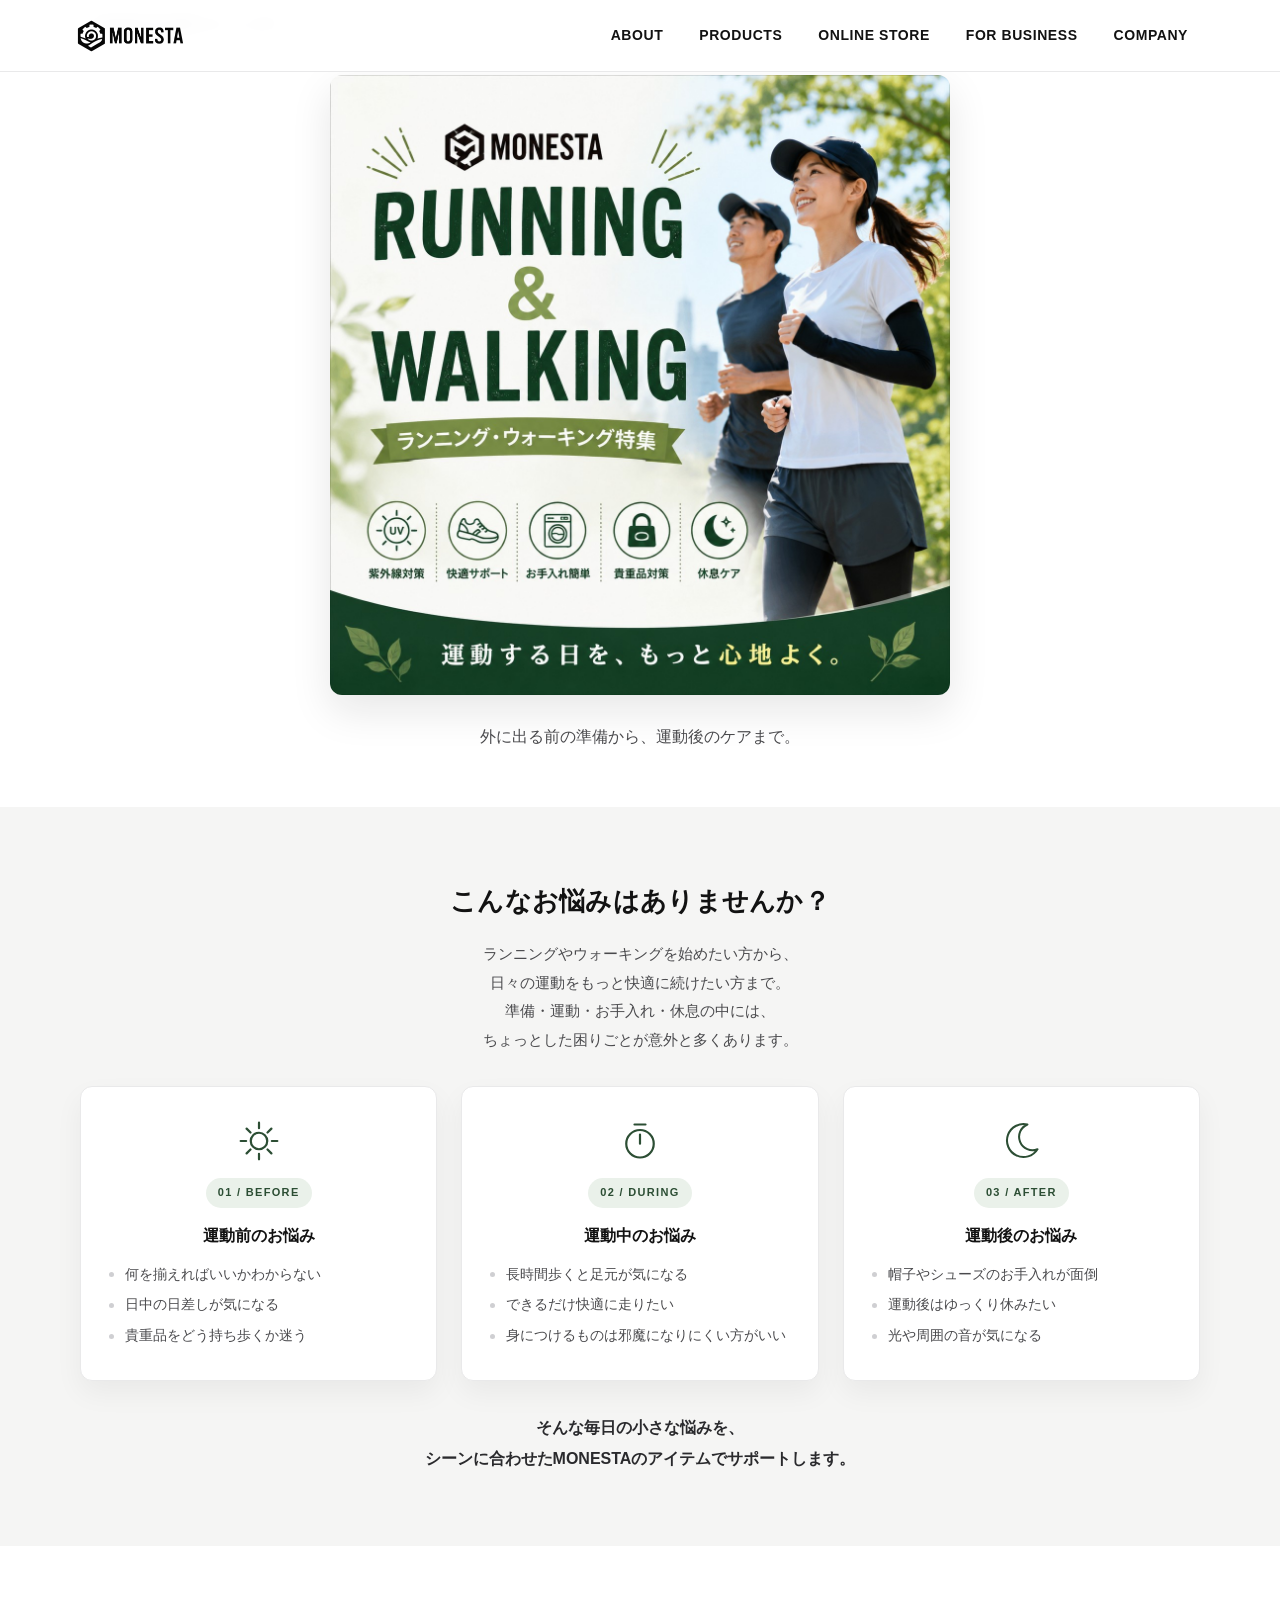
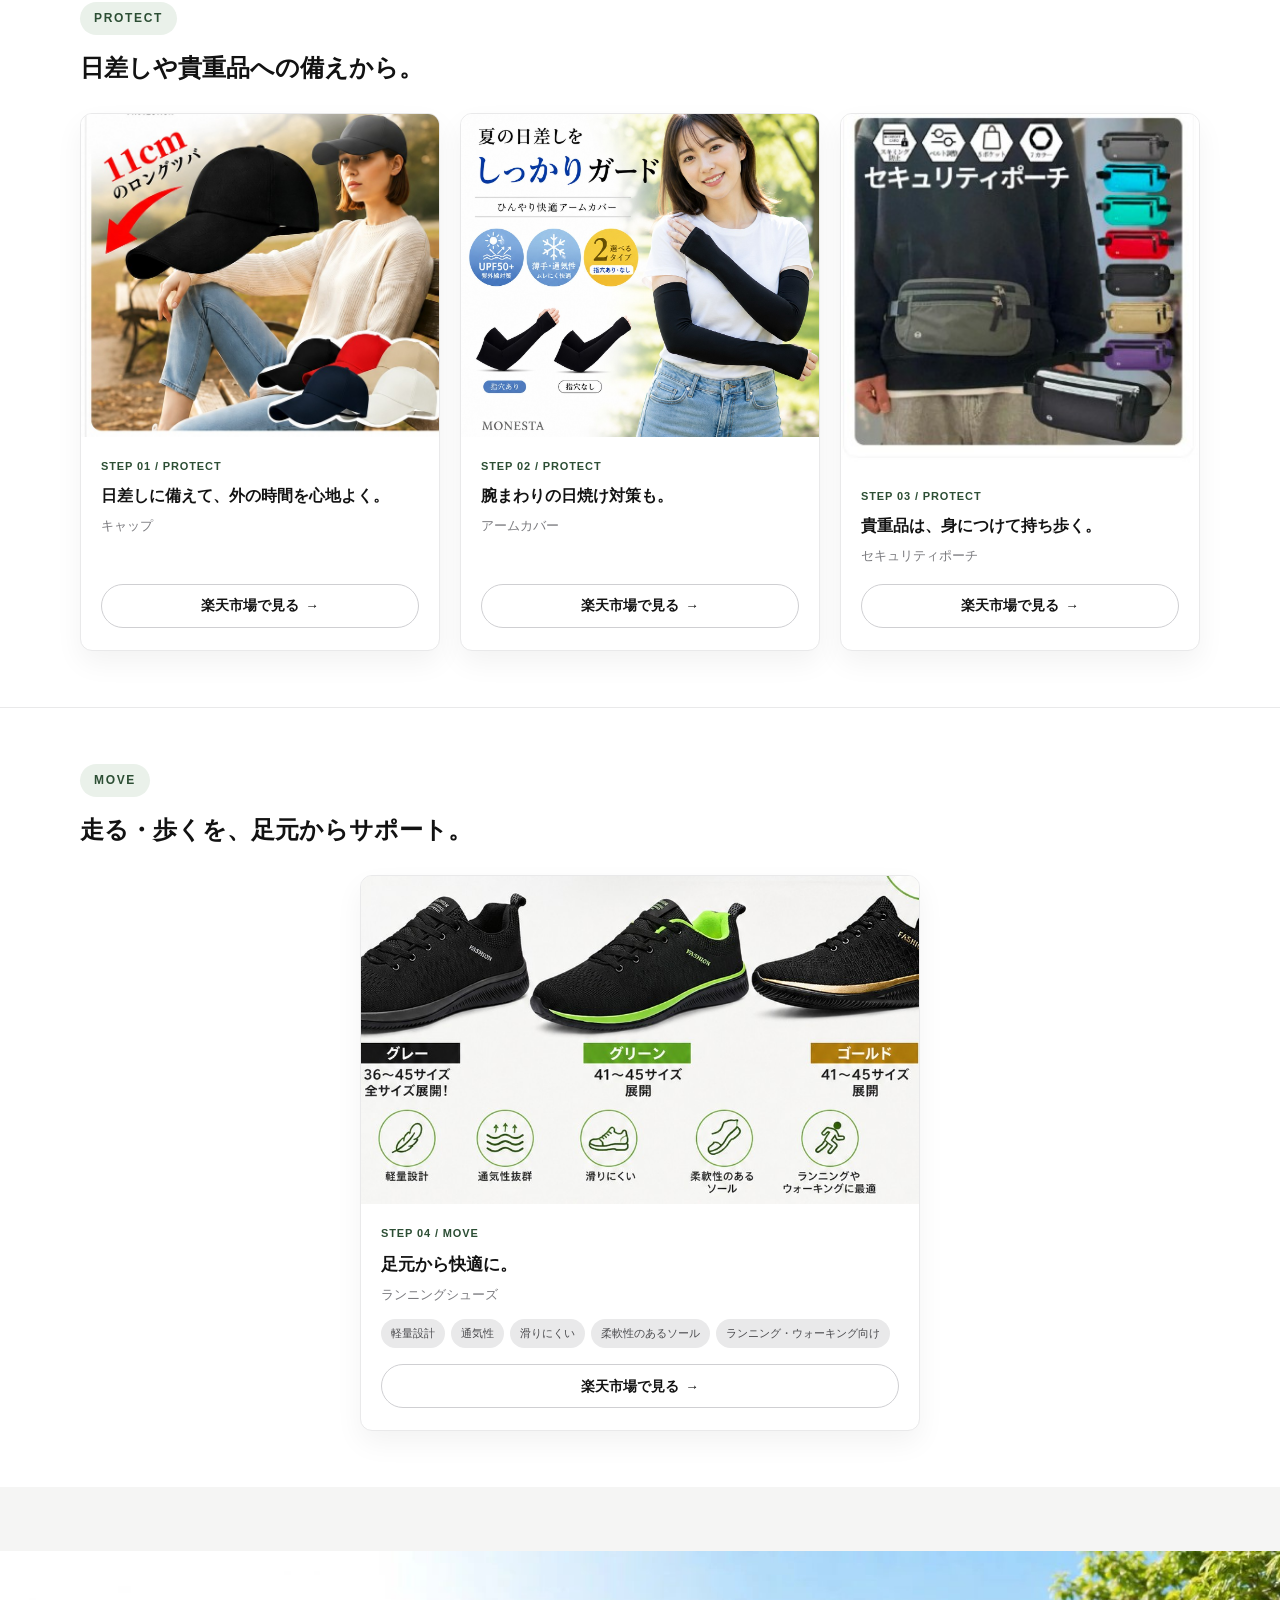
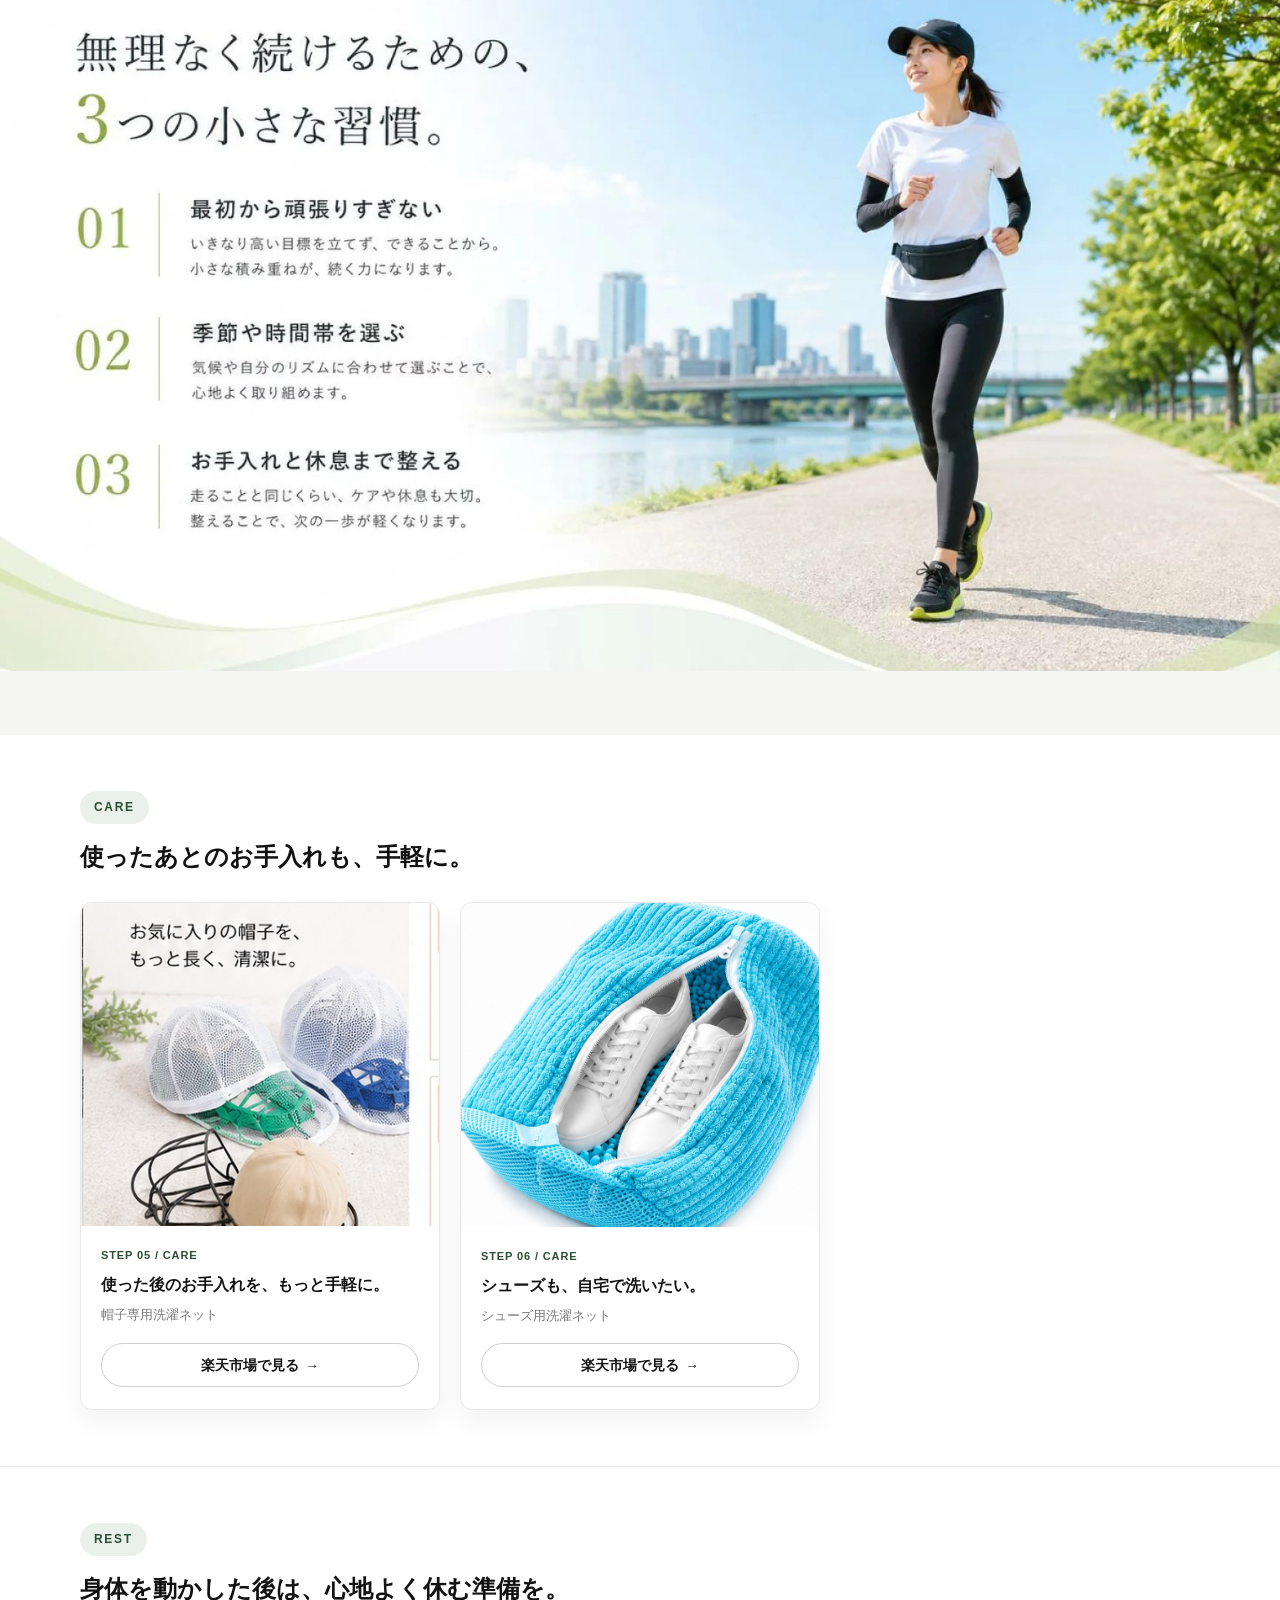
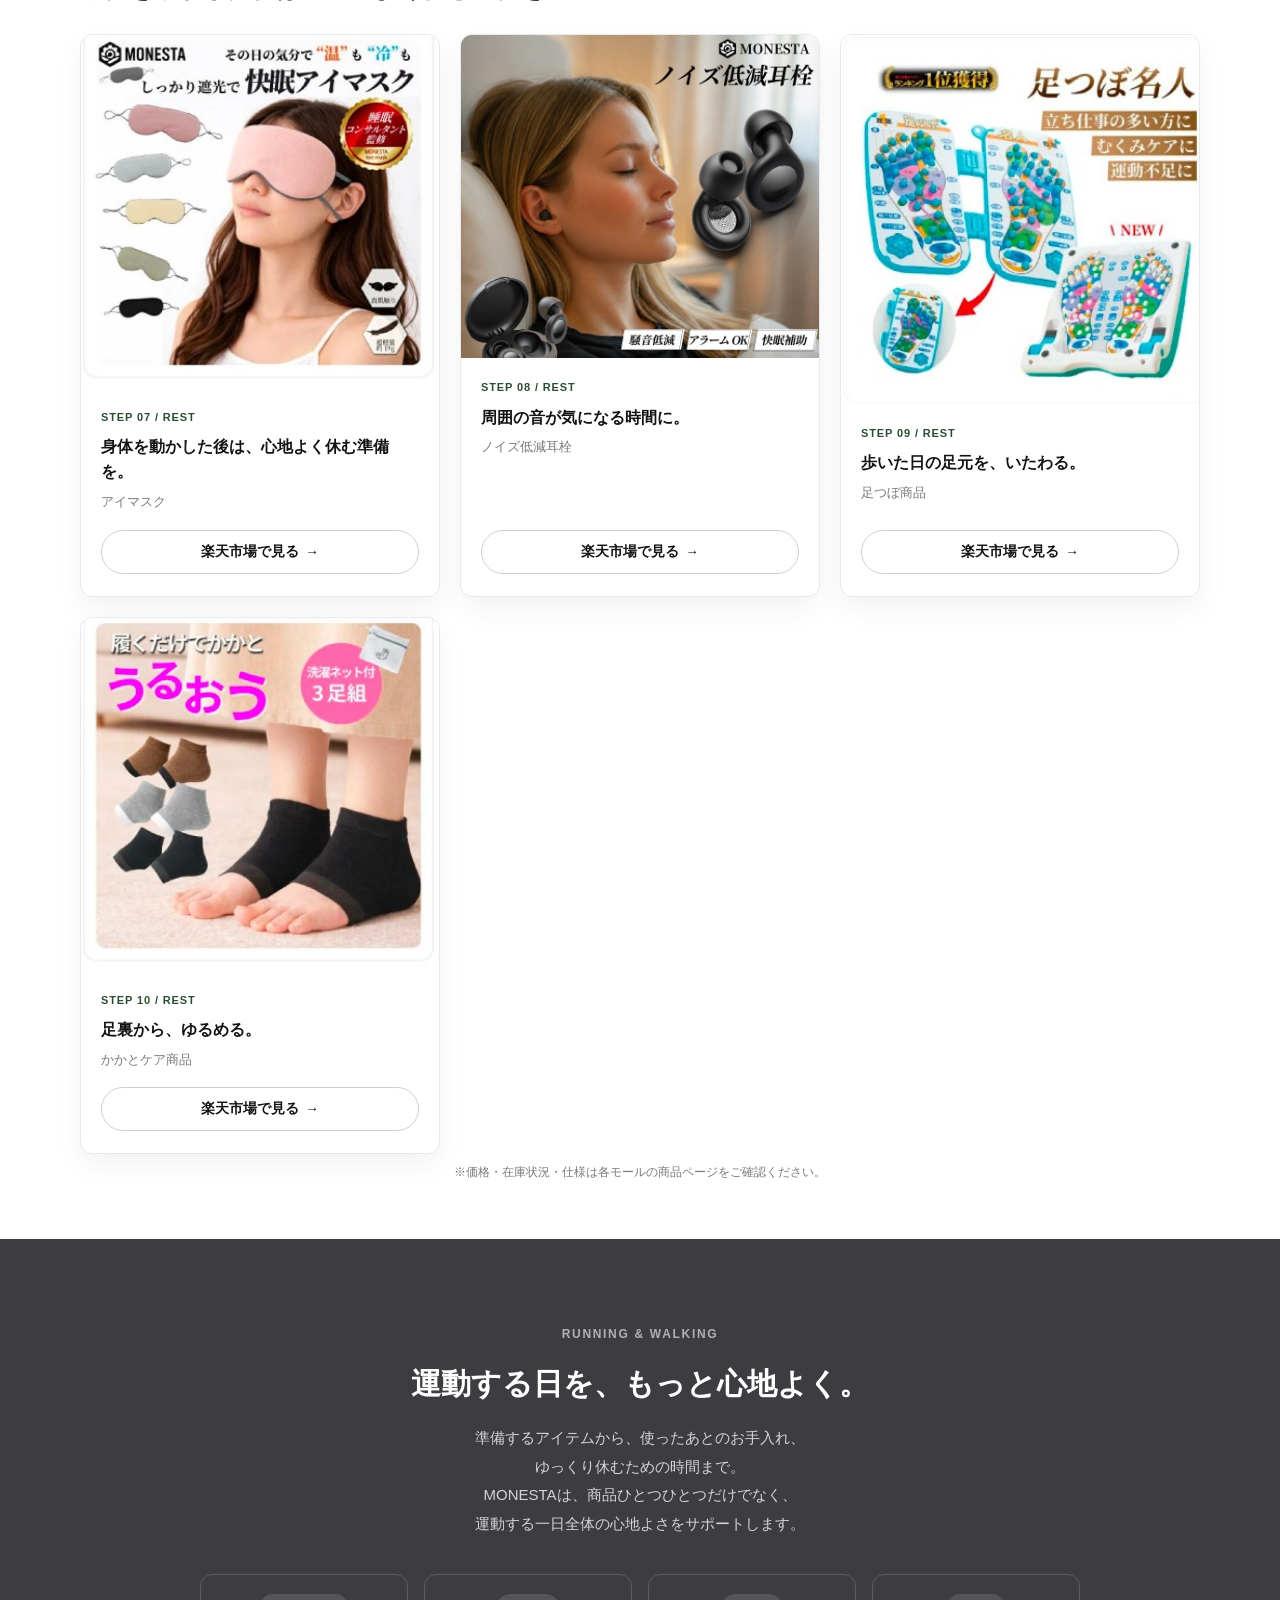
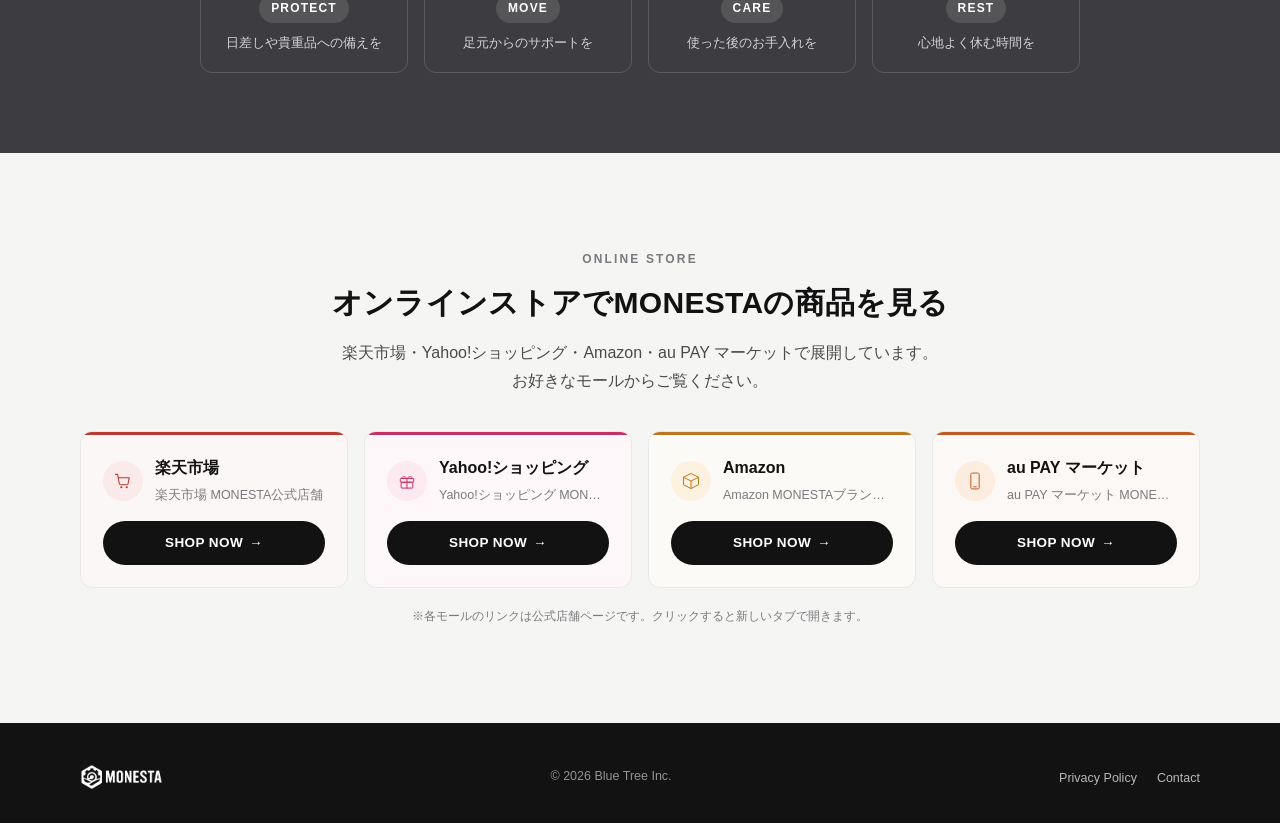
<file: features/running-walking/index.html>
<!DOCTYPE html>
<html lang="ja">
<head>
<meta charset="UTF-8">
<meta name="viewport" content="width=device-width, initial-scale=1.0, viewport-fit=cover">
<title>RUNNING & WALKING｜ランニング・ウォーキング特集 | MONESTA公式サイト</title>
<meta name="description" content="運動する日を、もっと心地よく。ランニングやウォーキングを始める前から、運動後のケアまで。MONESTAが毎日を快適にする商品をご紹介するランニング・ウォーキング特集です。">
<meta name="theme-color" content="#f5f5f4">
<link rel="canonical" href="https://monesta.bluetree-inc.com/features/running-walking/">

<!-- ===== OGP / SNSシェア設定 ===== -->
<meta property="og:type" content="website">
<meta property="og:site_name" content="MONESTA">
<meta property="og:title" content="RUNNING & WALKING｜ランニング・ウォーキング特集 | MONESTA">
<meta property="og:description" content="運動する日を、もっと心地よく。ランニングやウォーキングを始める前から、運動後のケアまで快適にする商品特集。">
<meta property="og:url" content="https://monesta.bluetree-inc.com/features/running-walking/">
<meta property="og:image" content="https://monesta.bluetree-inc.com/assets/images/running-walking/hero.jpg">
<meta name="twitter:card" content="summary_large_image">
<meta name="twitter:title" content="RUNNING & WALKING｜ランニング・ウォーキング特集 | MONESTA">
<meta name="twitter:description" content="運動する日を、もっと心地よく。ランニングやウォーキングを始める前から、運動後のケアまで快適にする商品特集。">
<meta name="twitter:image" content="https://monesta.bluetree-inc.com/assets/images/running-walking/hero.jpg">

<link rel="icon" href="../../assets/images/favicon.ico" sizes="any">
<link rel="icon" type="image/png" href="../../assets/images/favicon.png">
<link rel="apple-touch-icon" href="../../assets/images/apple-touch-icon.png">

<link rel="stylesheet" href="../../css/style.css">
</head>
<body>

<a class="skip-link" href="#main">本文へスキップ</a>

<!-- =========================================================
     HEADER / NAVIGATION
     トップページ（index.html）と同じヘッダー・ナビゲーションを再利用。
     ナビの各リンクはトップページの該当セクションへ戻る（#hash）。
     ヘッダーが窮屈になるためFEATUREへのナビ項目はここでは追加していない
     （トップページのFEATUREカードからの導線のみで十分という方針）。
=========================================================
-->
<header class="site-header" id="site-header">
  <div class="header-inner">
    <a href="../../index.html#hero" class="logo" aria-label="MONESTA トップへ">
      <img src="../../assets/images/logo.png" alt="MONESTA" width="868" height="272">
    </a>

    <nav class="main-nav" id="main-nav" aria-label="メインナビゲーション">
      <ul>
        <li><a href="../../index.html#about" class="nav-link">ABOUT</a></li>
        <li><a href="../../index.html#products" class="nav-link">PRODUCTS</a></li>
        <li><a href="../../index.html#online-store" class="nav-link">ONLINE STORE</a></li>
        <li><a href="../../index.html#for-business" class="nav-link">FOR BUSINESS</a></li>
        <li><a href="../../index.html#company" class="nav-link">COMPANY</a></li>
      </ul>
    </nav>

    <button type="button" class="hamburger" id="hamburger-btn" aria-expanded="false" aria-controls="main-nav" aria-label="メニューを開く">
      <span></span><span></span><span></span>
    </button>
  </div>
</header>

<div class="nav-overlay" id="nav-overlay"></div>

<main id="main">
  <div class="container">
    <a href="../../index.html" class="rw-back-link">← MONESTA公式サイト トップへ</a>
  </div>

  <!-- =========================================================
       HERO
       既存Yahoo特集のタイトル画像（MONESTAロゴ／RUNNING & WALKING／
       紫外線対策・快適サポート・お手入れ簡単・貴重品対策・休息ケア／
       メインコピーを含む）をそのままメインビジュアルとして使用。
       画像内にすでに文字が含まれているため、HTML側で見出し等を
       重複して表示しない。
  =========================================================
  -->
  <section class="rw-hero" id="rw-hero">
    <div class="container">
      <div class="rw-hero-media">
        <img
          src="../../assets/images/running-walking/hero.jpg"
          alt="MONESTA RUNNING &amp; WALKING ランニング・ウォーキング特集。紫外線対策・快適サポート・お手入れ簡単・貴重品対策・休息ケア。運動する日を、もっと心地よく。"
          width="1254" height="1254" loading="eager">
      </div>
      <p class="rw-hero-lead">外に出る前の準備から、運動後のケアまで。</p>
    </div>
  </section>

  <!-- =========================================================
       こんなお悩みはありませんか？（共感・お悩み訴求セクション）
       Yahoo!ショッピング特集ページにある「運動前／運動中／運動後の
       お悩み」という構成の考え方のみを参考にし、画像は使用せず
       MONESTA公式サイト向けにHTML＋CSSで新規に構築。
       商品を見せる前に「自分にも当てはまる」と共感してもらうための
       セクションで、以降のPROTECT〜RESTへ自然に接続する。
       ※このセクション追加により、既存のSTEP01〜10カード・商品画像・
       商品リンクには一切変更を加えていない。
  =========================================================
  -->
  <section class="rw-concerns" id="concerns">
    <div class="container">
      <div class="rw-concerns-head">
        <h2 class="rw-concerns-heading">こんなお悩みはありませんか？</h2>
        <p class="rw-concerns-lead">
          ランニングやウォーキングを始めたい方から、<br>
          日々の運動をもっと快適に続けたい方まで。<br>
          準備・運動・お手入れ・休息の中には、<br>
          ちょっとした困りごとが意外と多くあります。
        </p>
      </div>

      <div class="rw-concerns-grid">
        <!-- 01: 運動前のお悩み -->
        <article class="rw-concern-card fade-in">
          <div class="rw-concern-icon" aria-hidden="true">
            <svg viewBox="0 0 48 48" fill="none"><circle cx="24" cy="24" r="9" stroke="currentColor" stroke-width="2.4"/><path d="M24 4v6M24 38v6M4 24h6M38 24h6M10.5 10.5l4.2 4.2M33.3 33.3l4.2 4.2M10.5 37.5l4.2-4.2M33.3 14.7l4.2-4.2" stroke="currentColor" stroke-width="2.4" stroke-linecap="round"/></svg>
          </div>
          <span class="rw-concern-eyebrow">01 / BEFORE</span>
          <h3 class="rw-concern-title">運動前のお悩み</h3>
          <ul class="rw-concern-list">
            <li>何を揃えればいいかわからない</li>
            <li>日中の日差しが気になる</li>
            <li>貴重品をどう持ち歩くか迷う</li>
          </ul>
        </article>

        <!-- 02: 運動中のお悩み -->
        <article class="rw-concern-card fade-in">
          <div class="rw-concern-icon" aria-hidden="true">
            <svg viewBox="0 0 48 48" fill="none"><circle cx="24" cy="27" r="15" stroke="currentColor" stroke-width="2.4"/><path d="M24 27V17M18 6h12" stroke="currentColor" stroke-width="2.4" stroke-linecap="round"/></svg>
          </div>
          <span class="rw-concern-eyebrow">02 / DURING</span>
          <h3 class="rw-concern-title">運動中のお悩み</h3>
          <ul class="rw-concern-list">
            <li>長時間歩くと足元が気になる</li>
            <li>できるだけ快適に走りたい</li>
            <li>身につけるものは邪魔になりにくい方がいい</li>
          </ul>
        </article>

        <!-- 03: 運動後のお悩み -->
        <article class="rw-concern-card fade-in">
          <div class="rw-concern-icon" aria-hidden="true">
            <svg viewBox="0 0 48 48" fill="none"><path d="M31 6a18 18 0 1 0 11 27A14 14 0 0 1 31 6z" stroke="currentColor" stroke-width="2.2" stroke-linejoin="round"/></svg>
          </div>
          <span class="rw-concern-eyebrow">03 / AFTER</span>
          <h3 class="rw-concern-title">運動後のお悩み</h3>
          <ul class="rw-concern-list">
            <li>帽子やシューズのお手入れが面倒</li>
            <li>運動後はゆっくり休みたい</li>
            <li>光や周囲の音が気になる</li>
          </ul>
        </article>
      </div>

      <p class="rw-concerns-summary">
        そんな毎日の小さな悩みを、<br>
        シーンに合わせたMONESTAのアイテムでサポートします。
      </p>
    </div>
  </section>

  <!-- =========================================================
       PROTECT（STEP 01-03）
  =========================================================
  -->
  <section class="rw-category" id="protect">
    <div class="container">
      <div class="rw-category-head">
        <span class="rw-category-eyebrow">PROTECT</span>
        <h2 class="rw-category-title">日差しや貴重品への備えから。</h2>
      </div>

      <div class="rw-grid">
        <!-- STEP 01: キャップ -->
        <article class="rw-card fade-in">
          <div class="rw-card-media">
            <img src="../../assets/images/running-walking/step-01-cap.jpg" alt="キャップ" loading="lazy">
          </div>
          <div class="rw-card-body">
            <p class="rw-card-step">STEP 01 / PROTECT</p>
            <h3 class="rw-card-title">日差しに備えて、外の時間を心地よく。</h3>
            <p class="rw-card-name">キャップ</p>
            <div class="rw-shop">
              <a class="rw-shop-cta" href="https://item.rakuten.co.jp/btstoreosk/capl2/" target="_blank" rel="noopener noreferrer">楽天市場で見る <span class="rw-shop-arrow" aria-hidden="true">→</span></a>
            </div>
          </div>
        </article>

        <!-- STEP 02: アームカバー -->
        <article class="rw-card fade-in">
          <div class="rw-card-media">
            <img src="../../assets/images/running-walking/step-02-armcover.jpg" alt="アームカバー" loading="lazy">
          </div>
          <div class="rw-card-body">
            <p class="rw-card-step">STEP 02 / PROTECT</p>
            <h3 class="rw-card-title">腕まわりの日焼け対策も。</h3>
            <p class="rw-card-name">アームカバー</p>
            <div class="rw-shop">
              <a class="rw-shop-cta" href="https://item.rakuten.co.jp/btstoreosk/armcover/" target="_blank" rel="noopener noreferrer">楽天市場で見る <span class="rw-shop-arrow" aria-hidden="true">→</span></a>
            </div>
          </div>
        </article>

        <!-- STEP 03: セキュリティポーチ -->
        <article class="rw-card fade-in">
          <div class="rw-card-media">
            <img src="../../assets/images/running-walking/step-03-security-pouch.jpg" alt="セキュリティポーチ" loading="lazy">
          </div>
          <div class="rw-card-body">
            <p class="rw-card-step">STEP 03 / PROTECT</p>
            <h3 class="rw-card-title">貴重品は、身につけて持ち歩く。</h3>
            <p class="rw-card-name">セキュリティポーチ</p>
            <div class="rw-shop">
              <a class="rw-shop-cta" href="https://item.rakuten.co.jp/btstoreosk/spouch/" target="_blank" rel="noopener noreferrer">楽天市場で見る <span class="rw-shop-arrow" aria-hidden="true">→</span></a>
            </div>
          </div>
        </article>
      </div>
    </div>
  </section>

  <!-- =========================================================
       MOVE（STEP 04） — 特集の中心商品のため少し大きく扱う
  =========================================================
  -->
  <section class="rw-category" id="move">
    <div class="container">
      <div class="rw-category-head">
        <span class="rw-category-eyebrow">MOVE</span>
        <h2 class="rw-category-title">走る・歩くを、足元からサポート。</h2>
      </div>

      <div class="rw-grid rw-grid--move">
        <article class="rw-card rw-card--featured fade-in">
          <div class="rw-card-media">
            <img src="../../assets/images/running-walking/step-04-running-shoes.jpg" alt="ランニングシューズ" loading="lazy">
          </div>
          <div class="rw-card-body">
            <p class="rw-card-step">STEP 04 / MOVE</p>
            <h3 class="rw-card-title">足元から快適に。</h3>
            <p class="rw-card-name">ランニングシューズ</p>
            <ul class="rw-card-tags">
              <li>軽量設計</li>
              <li>通気性</li>
              <li>滑りにくい</li>
              <li>柔軟性のあるソール</li>
              <li>ランニング・ウォーキング向け</li>
            </ul>
            <div class="rw-shop">
              <a class="rw-shop-cta" href="https://item.rakuten.co.jp/btstoreosk/runshoes/" target="_blank" rel="noopener noreferrer">楽天市場で見る <span class="rw-shop-arrow" aria-hidden="true">→</span></a>
            </div>
          </div>
        </article>
      </div>
    </div>
  </section>

  <!-- =========================================================
       無理なく続けるための、3つの小さな習慣。（読み物セクション）
       Yahoo!ショッピング特集ページの同名セクションのデザインが完成度が
       高いため、PC（1024px以上）はその画像（habits-pc.jpg）をそのまま
       メインビジュアルとして使用。スマホ・タブレット（1023px以下）は
       画像内の文字が小さくなり読みにくくなるため、HTML/CSSで同内容を
       再構築して表示する（トップページ「MONESTA IN NUMBERS」と同じ
       PC＝画像／SP＝HTML＋CSSの手法）。
       配置：MOVE（STEP04） → 本セクション → CARE（STEP05-06）。
       ※本セクション追加により、STEP01〜10の商品カード・画像・
       商品リンクには一切変更を加えていない。
       =========================================================
  -->
  <section class="rw-habits" id="habits">
    <div class="rw-habits-pc-image" aria-hidden="true">
      <img src="../../assets/images/running-walking/habits-pc.jpg" alt="" loading="lazy" width="1728" height="972">
    </div>
    <div class="container rw-habits-html">
      <div class="rw-habits-head">
        <h2 class="rw-habits-heading">無理なく続けるための、<br>3つの小さな習慣。</h2>
      </div>
      <ol class="rw-habits-list">
        <li class="rw-habits-item fade-in">
          <span class="rw-habits-num" aria-hidden="true">01</span>
          <div class="rw-habits-body">
            <h3 class="rw-habits-title">最初から頑張りすぎない</h3>
            <p class="rw-habits-text">いきなり高い目標を立てず、できることから。小さな積み重ねが、続く力になります。</p>
          </div>
        </li>
        <li class="rw-habits-item fade-in">
          <span class="rw-habits-num" aria-hidden="true">02</span>
          <div class="rw-habits-body">
            <h3 class="rw-habits-title">季節や時間帯を選ぶ</h3>
            <p class="rw-habits-text">気候や自分のリズムに合わせて選ぶことで、心地よく取り組めます。</p>
          </div>
        </li>
        <li class="rw-habits-item fade-in">
          <span class="rw-habits-num" aria-hidden="true">03</span>
          <div class="rw-habits-body">
            <h3 class="rw-habits-title">お手入れと休息まで整える</h3>
            <p class="rw-habits-text">走ることと同じくらい、ケアや休息も大切。整えることで、次の一歩が軽くなります。</p>
          </div>
        </li>
      </ol>
    </div>
  </section>

  <!-- =========================================================
       CARE（STEP 05-06）
  =========================================================
  -->
  <section class="rw-category" id="care">
    <div class="container">
      <div class="rw-category-head">
        <span class="rw-category-eyebrow">CARE</span>
        <h2 class="rw-category-title">使ったあとのお手入れも、手軽に。</h2>
      </div>

      <div class="rw-grid">
        <!-- STEP 05: 帽子専用洗濯ネット -->
        <article class="rw-card fade-in">
          <div class="rw-card-media">
            <img src="../../assets/images/running-walking/step-05-cap-washer.jpg" alt="帽子専用洗濯ネット" loading="lazy">
          </div>
          <div class="rw-card-body">
            <p class="rw-card-step">STEP 05 / CARE</p>
            <h3 class="rw-card-title">使った後のお手入れを、もっと手軽に。</h3>
            <p class="rw-card-name">帽子専用洗濯ネット</p>
            <div class="rw-shop">
              <a class="rw-shop-cta" href="https://item.rakuten.co.jp/btstoreosk/capwasher/" target="_blank" rel="noopener noreferrer">楽天市場で見る <span class="rw-shop-arrow" aria-hidden="true">→</span></a>
            </div>
          </div>
        </article>

        <!-- STEP 06: シューズ用洗濯ネット -->
        <article class="rw-card fade-in">
          <div class="rw-card-media">
            <img src="../../assets/images/running-walking/step-06-shoes-washer.jpg" alt="シューズ用洗濯ネット" loading="lazy">
          </div>
          <div class="rw-card-body">
            <p class="rw-card-step">STEP 06 / CARE</p>
            <h3 class="rw-card-title">シューズも、自宅で洗いたい。</h3>
            <p class="rw-card-name">シューズ用洗濯ネット</p>
            <div class="rw-shop">
              <a class="rw-shop-cta" href="https://item.rakuten.co.jp/btstoreosk/shoeswasher/" target="_blank" rel="noopener noreferrer">楽天市場で見る <span class="rw-shop-arrow" aria-hidden="true">→</span></a>
            </div>
          </div>
        </article>
      </div>
    </div>
  </section>

  <!-- =========================================================
       REST（STEP 07-10）
  =========================================================
  -->
  <section class="rw-category" id="rest">
    <div class="container">
      <div class="rw-category-head">
        <span class="rw-category-eyebrow">REST</span>
        <h2 class="rw-category-title">身体を動かした後は、心地よく休む準備を。</h2>
      </div>

      <div class="rw-grid">
        <!-- STEP 07: アイマスク -->
        <article class="rw-card fade-in">
          <div class="rw-card-media">
            <img src="../../assets/images/running-walking/step-07-eye-mask.jpg" alt="アイマスク" loading="lazy">
          </div>
          <div class="rw-card-body">
            <p class="rw-card-step">STEP 07 / REST</p>
            <h3 class="rw-card-title">身体を動かした後は、心地よく休む準備を。</h3>
            <p class="rw-card-name">アイマスク</p>
            <div class="rw-shop">
              <a class="rw-shop-cta" href="https://item.rakuten.co.jp/btstoreosk/eyemask/" target="_blank" rel="noopener noreferrer">楽天市場で見る <span class="rw-shop-arrow" aria-hidden="true">→</span></a>
            </div>
          </div>
        </article>

        <!-- STEP 08: ノイズ低減耳栓 -->
        <article class="rw-card fade-in">
          <div class="rw-card-media">
            <img src="../../assets/images/running-walking/step-08-ear-plugs.jpg" alt="ノイズ低減耳栓" loading="lazy">
          </div>
          <div class="rw-card-body">
            <p class="rw-card-step">STEP 08 / REST</p>
            <h3 class="rw-card-title">周囲の音が気になる時間に。</h3>
            <p class="rw-card-name">ノイズ低減耳栓</p>
            <div class="rw-shop">
              <a class="rw-shop-cta" href="https://item.rakuten.co.jp/btstoreosk/earplugs2/" target="_blank" rel="noopener noreferrer">楽天市場で見る <span class="rw-shop-arrow" aria-hidden="true">→</span></a>
            </div>
          </div>
        </article>

        <!-- STEP 09: 足つぼ商品 -->
        <article class="rw-card fade-in">
          <div class="rw-card-media">
            <img src="../../assets/images/running-walking/step-09-foot-massage-mat.jpg" alt="足つぼ商品" loading="lazy">
          </div>
          <div class="rw-card-body">
            <p class="rw-card-step">STEP 09 / REST</p>
            <h3 class="rw-card-title">歩いた日の足元を、いたわる。</h3>
            <p class="rw-card-name">足つぼ商品</p>
            <div class="rw-shop">
              <a class="rw-shop-cta" href="https://item.rakuten.co.jp/btstoreosk/hh709/" target="_blank" rel="noopener noreferrer">楽天市場で見る <span class="rw-shop-arrow" aria-hidden="true">→</span></a>
            </div>
          </div>
        </article>

        <!-- STEP 10: かかとケア商品 -->
        <article class="rw-card fade-in">
          <div class="rw-card-media">
            <img src="../../assets/images/running-walking/step-10-heel-care.jpg" alt="かかとケア商品" loading="lazy">
          </div>
          <div class="rw-card-body">
            <p class="rw-card-step">STEP 10 / REST</p>
            <h3 class="rw-card-title">足裏から、ゆるめる。</h3>
            <p class="rw-card-name">かかとケア商品</p>
            <div class="rw-shop">
              <a class="rw-shop-cta" href="https://item.rakuten.co.jp/btstoreosk/kakato/" target="_blank" rel="noopener noreferrer">楽天市場で見る <span class="rw-shop-arrow" aria-hidden="true">→</span></a>
            </div>
          </div>
        </article>
      </div>

      <p class="rw-footnote">※価格・在庫状況・仕様は各モールの商品ページをご確認ください。</p>
    </div>
  </section>

  <!-- =========================================================
       運動する日を、もっと心地よく。（特集全体のクロージング）
       Yahoo!ショッピング特集ページの同名クロージングの「個々の商品訴求
       だけで終わらず、運動する一日全体をMONESTAが支える」という役割
       のみを参考にし、HTML＋CSSで新規に構築。参考画像には現在の公式
       サイトに存在しない商品（フットレスト／肩こり解消グッズ）の記載が
       含まれていたため画像はそのまま使用せず、実際のPROTECT/MOVE/CARE/
       REST（STEP01〜10）の構成のみを反映した文言に置き換えている。
       見出しはHEROセクション末尾のコピーと同じ一文にし、特集全体を
       挟み込むブックエンド構成にしている。
       配置：REST（STEP07-10） → 本セクション → ONLINE STORE。
       =========================================================
  -->
  <section class="rw-closing" id="closing">
    <div class="container">
      <p class="rw-closing-eyebrow">RUNNING &amp; WALKING</p>
      <h2 class="rw-closing-heading">運動する日を、<br class="sp-only">もっと心地よく。</h2>
      <p class="rw-closing-lead">
        準備するアイテムから、使ったあとのお手入れ、<br class="pc-only">
        ゆっくり休むための時間まで。<br>
        MONESTAは、商品ひとつひとつだけでなく、<br class="pc-only">
        運動する一日全体の心地よさをサポートします。
      </p>
      <ul class="rw-closing-grid">
        <li class="rw-closing-item">
          <span class="rw-closing-tag">PROTECT</span>
          <p class="rw-closing-text">日差しや貴重品への備えを</p>
        </li>
        <li class="rw-closing-item">
          <span class="rw-closing-tag">MOVE</span>
          <p class="rw-closing-text">足元からのサポートを</p>
        </li>
        <li class="rw-closing-item">
          <span class="rw-closing-tag">CARE</span>
          <p class="rw-closing-text">使った後のお手入れを</p>
        </li>
        <li class="rw-closing-item">
          <span class="rw-closing-tag">REST</span>
          <p class="rw-closing-text">心地よく休む時間を</p>
        </li>
      </ul>
    </div>
  </section>

  <!-- =========================================================
       ONLINE STORE（トップページと同一構成・同一データを再利用）
       js/config.js の stores[] を main.js が #store-grid へ自動描画します。
  ========================================================= -->
  <section class="section online-store" id="online-store">
    <div class="container">
      <p class="section-eyebrow center">ONLINE STORE</p>
      <h2 class="section-title center">オンラインストアでMONESTAの商品を見る</h2>
      <p class="section-lead center">
        楽天市場・Yahoo!ショッピング・Amazon・au PAY マーケットで展開しています。<br class="pc-only">
        お好きなモールからご覧ください。
      </p>

      <div class="store-grid" id="store-grid">
        <!-- カードは js/config.js の stores[] から main.js が自動生成します（現在4件）。 -->
      </div>
      <p class="store-note">※各モールのリンクは公式店舗ページです。クリックすると新しいタブで開きます。</p>
    </div>
  </section>

</main>

<!-- =========================================================
     FOOTER（トップページと同一構成）
=========================================================
-->
<footer class="site-footer">
  <div class="container footer-inner">
    <a href="../../index.html#hero" class="footer-logo" aria-label="MONESTA トップへ">
      <img src="../../assets/images/logo-white.png" alt="MONESTA" width="868" height="272">
    </a>
    <p class="footer-copyright" id="footer-copyright">© Blue Tree Inc.</p>
    <ul class="footer-links">
      <li><a href="../../privacy/">Privacy Policy</a></li>
      <li><a href="#" data-placeholder-link>Contact</a></li>
    </ul>
  </div>
</footer>

<script src="../../js/config.js"></script>
<script src="../../js/analytics.js"></script>
<script src="../../js/main.js"></script>
</body>
</html>
</file>
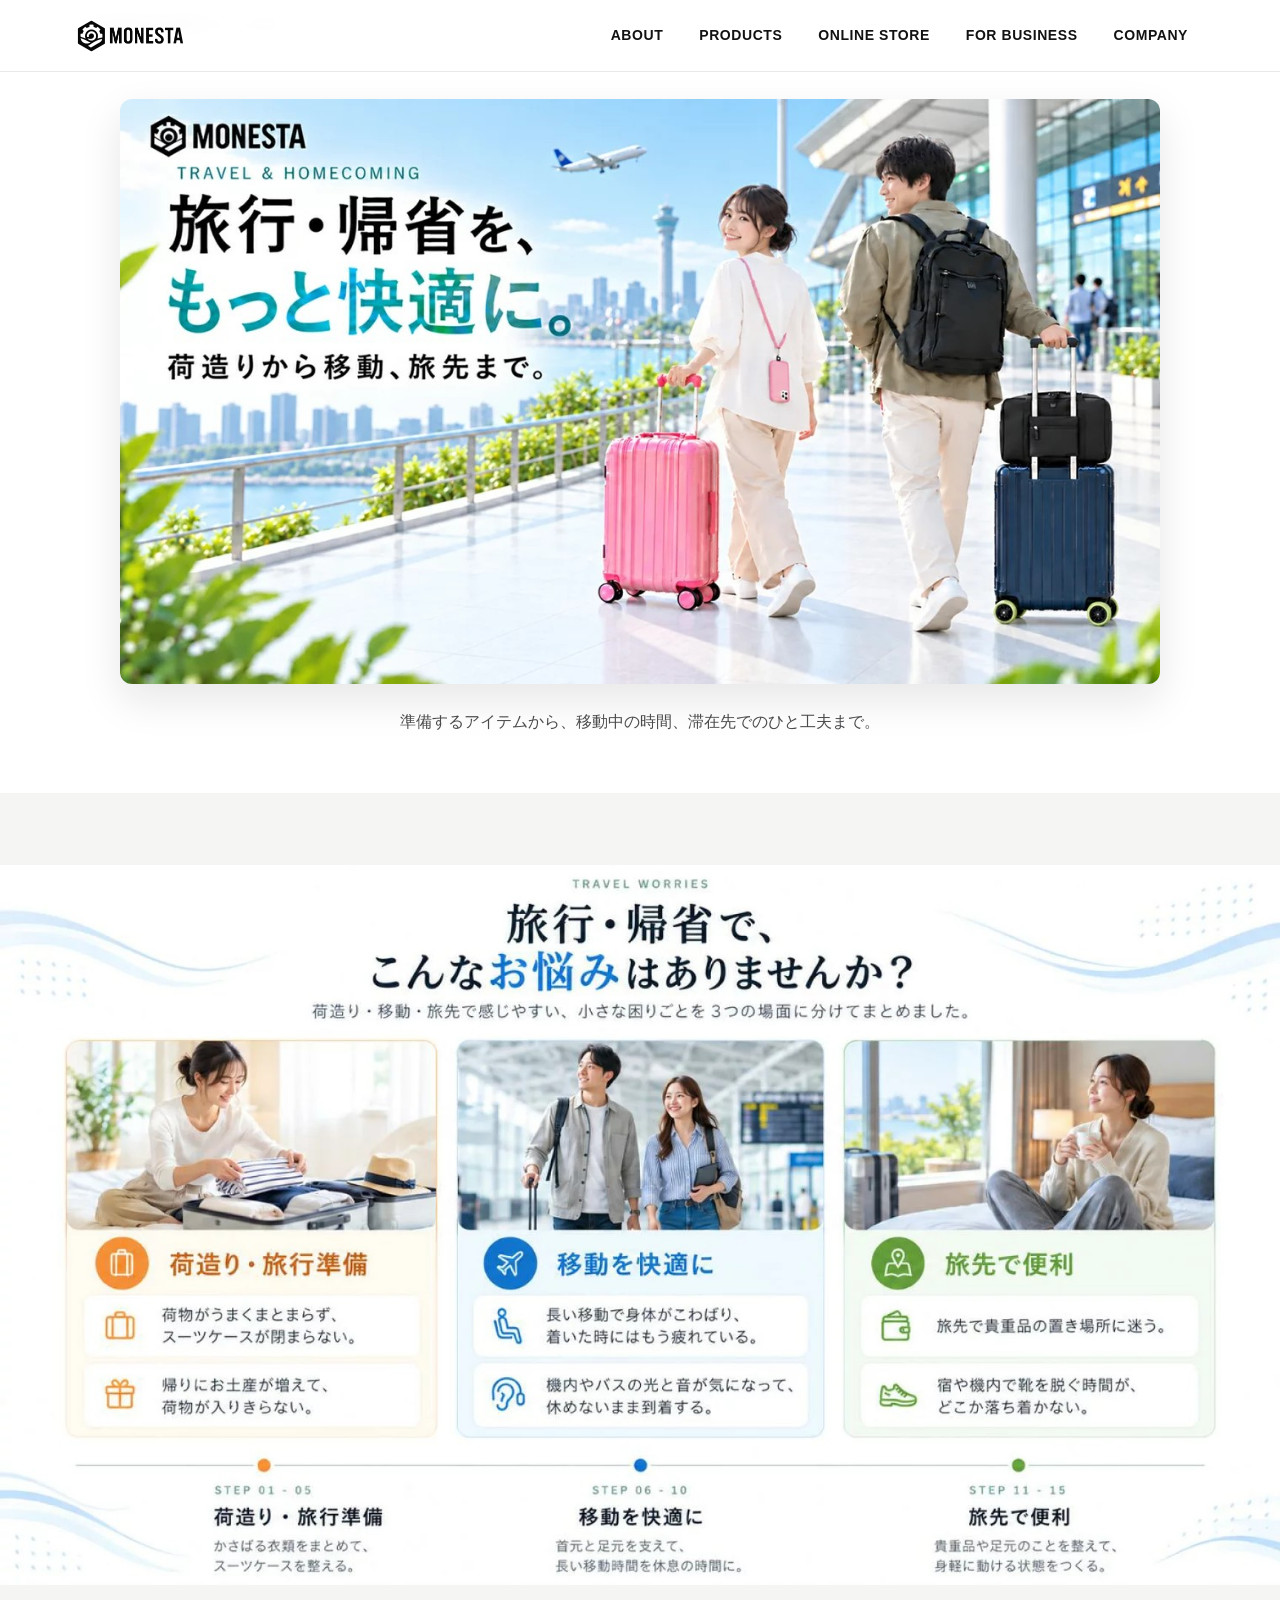
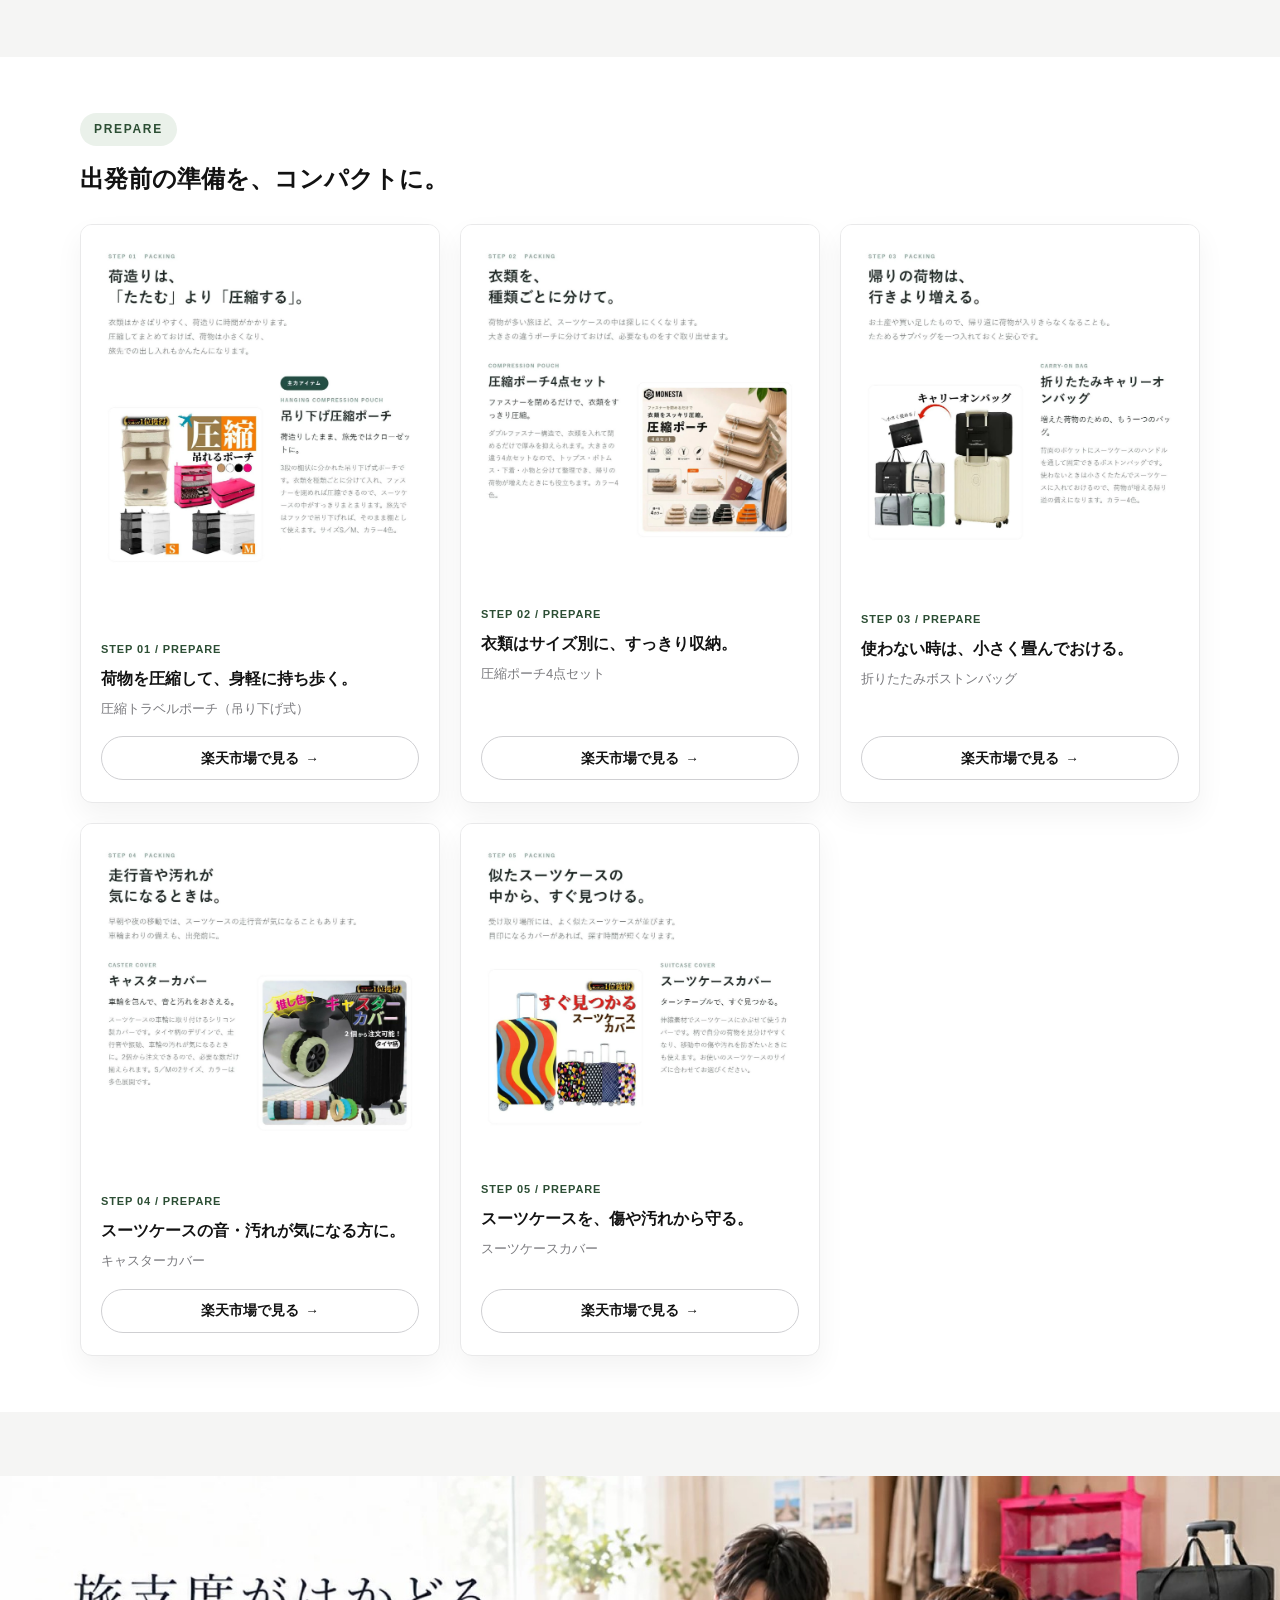
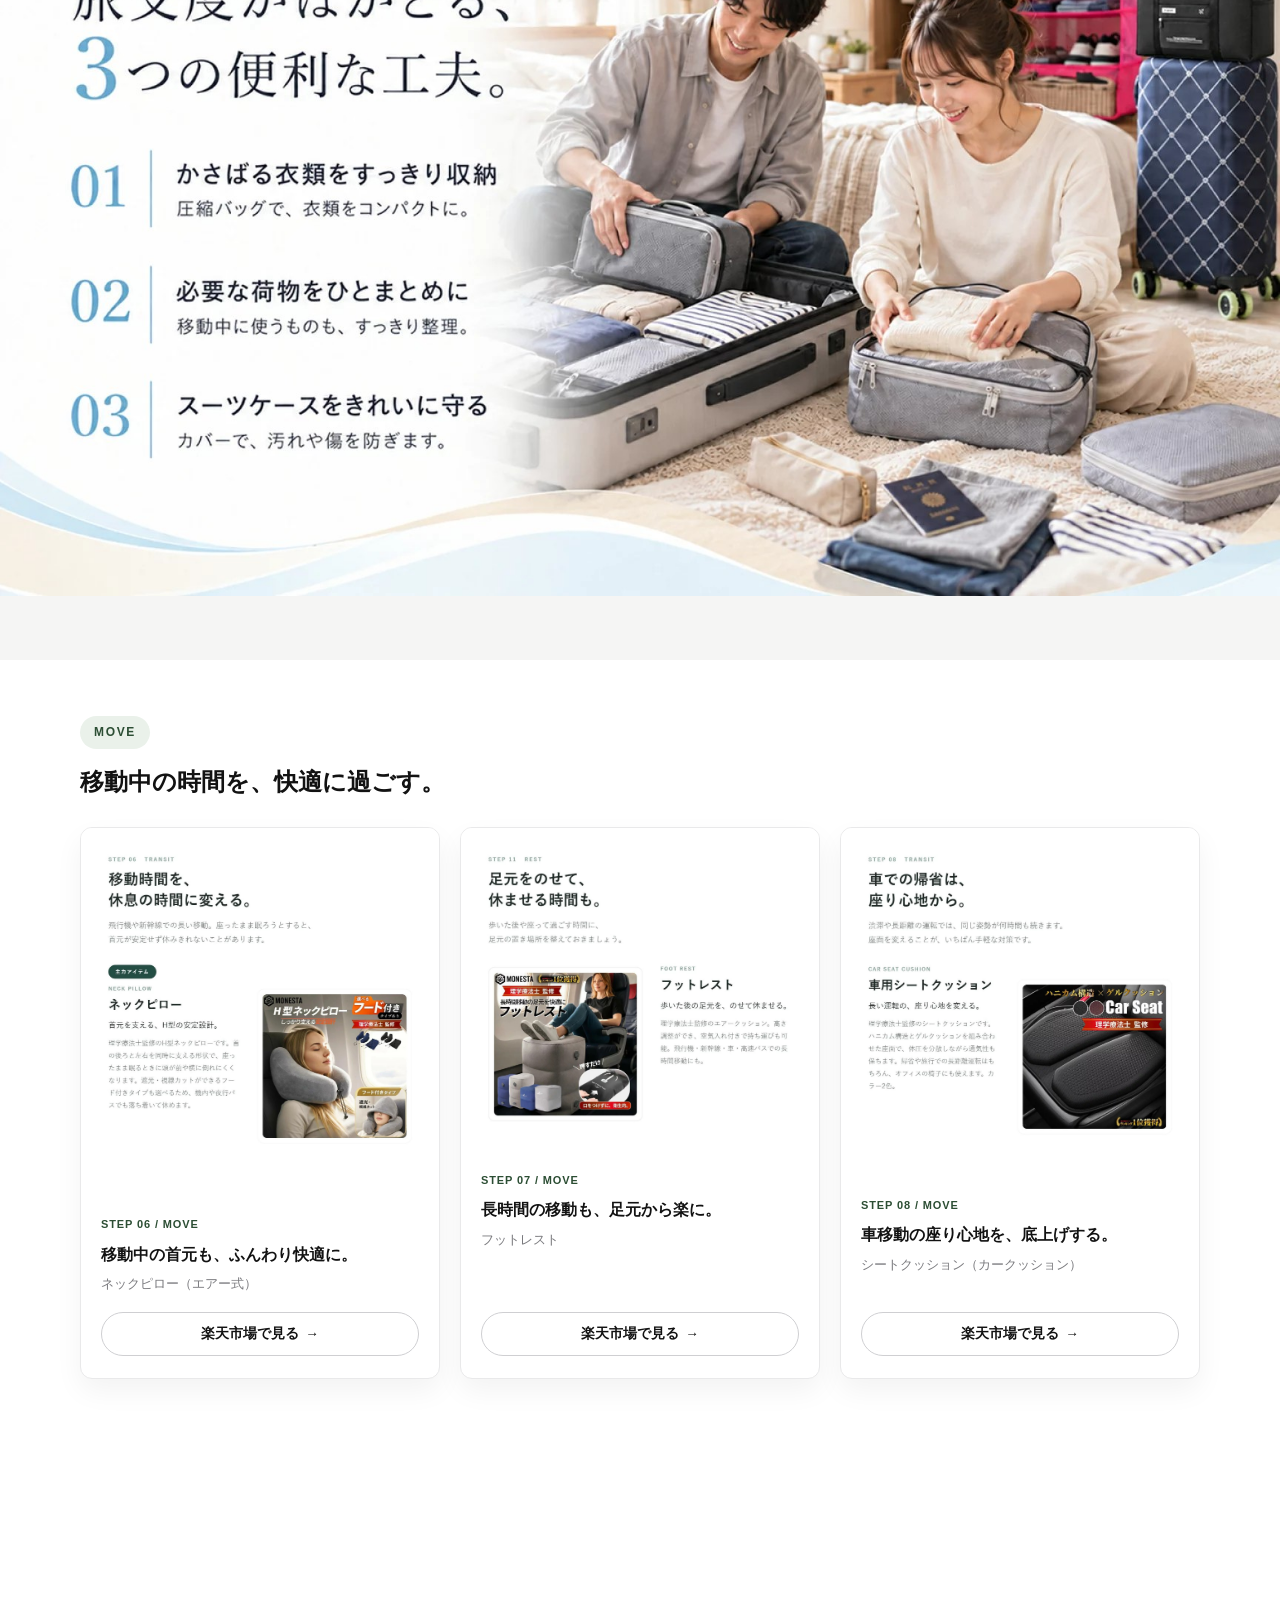
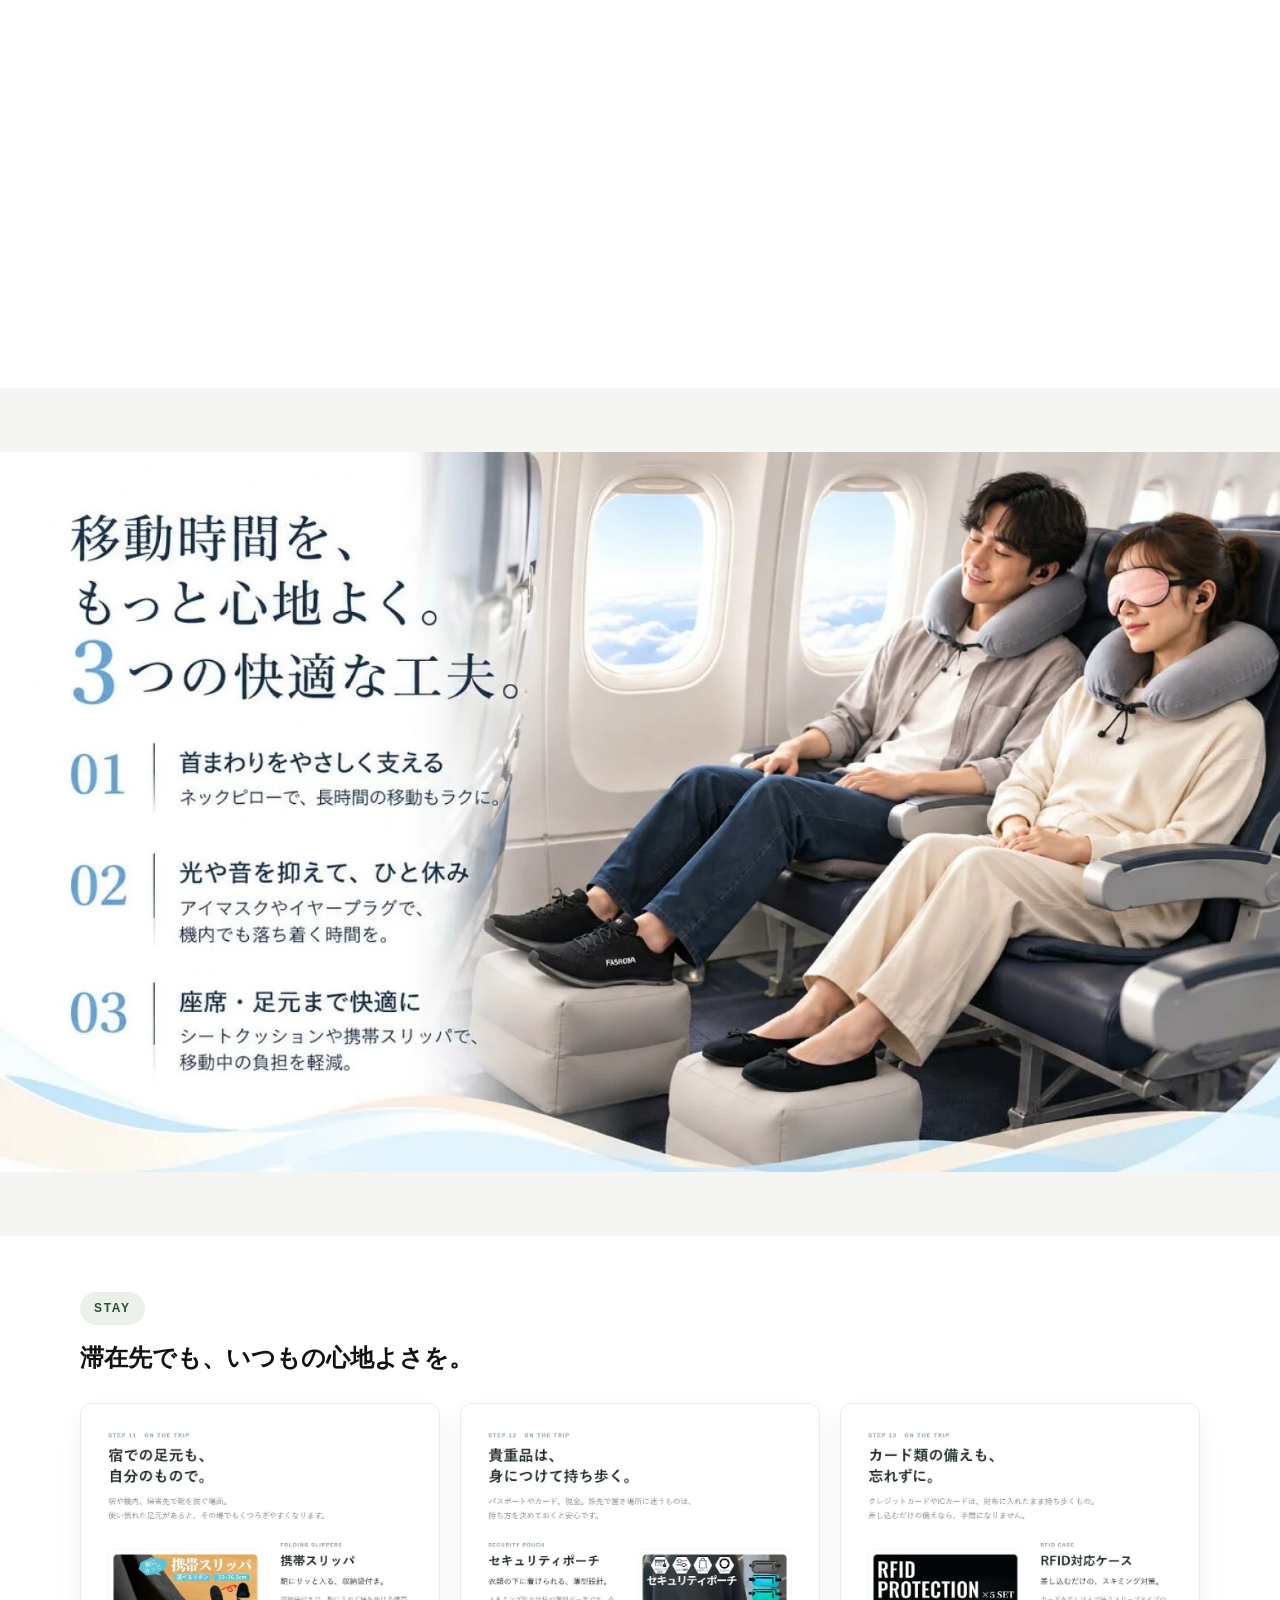
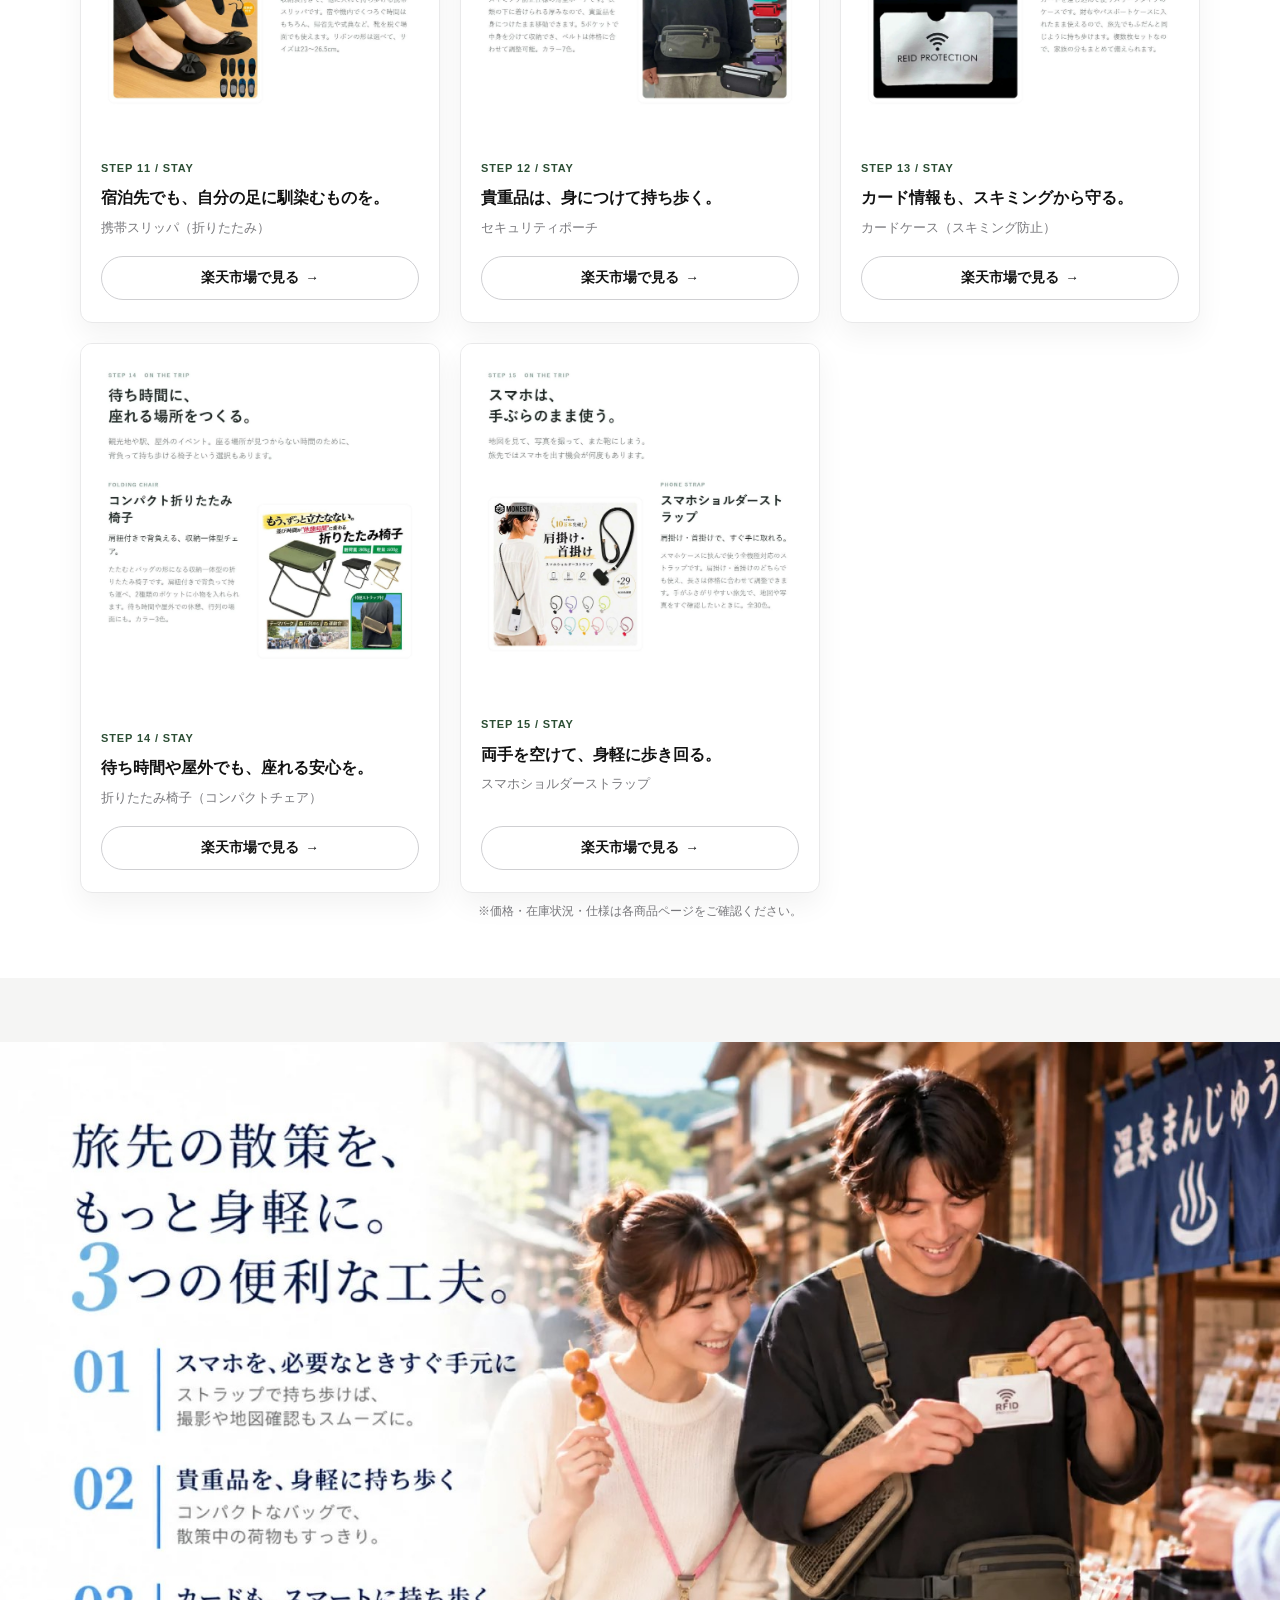
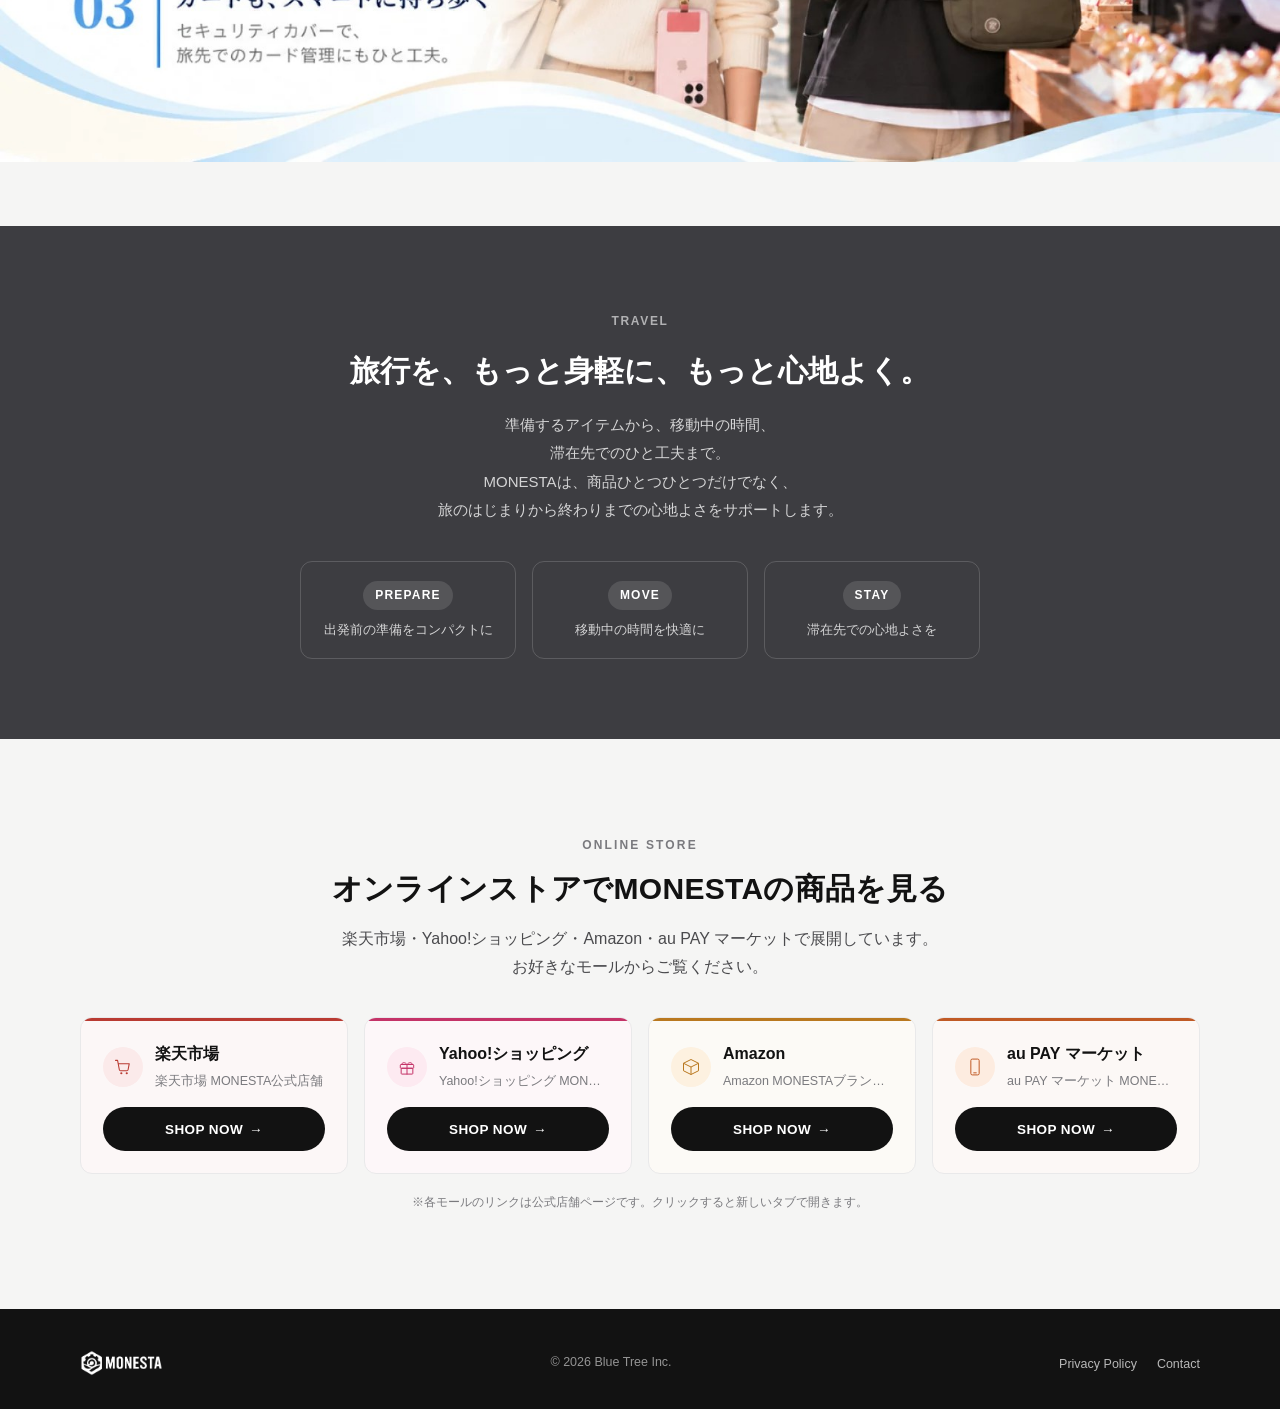
<file: features/travel/index.html>
<!DOCTYPE html>
<html lang="ja">
<head>
<meta charset="UTF-8">
<meta name="viewport" content="width=device-width, initial-scale=1.0, viewport-fit=cover">
<title>TRAVEL｜旅行特集 | MONESTA公式サイト</title>
<meta name="description" content="旅の準備から、移動中、滞在先まで。荷造りをコンパクトにするアイテムから、移動を快適にするグッズ、貴重品対策まで、MONESTAが旅行をもっと身軽に心地よくする商品をご紹介するTRAVEL特集です。">
<meta name="theme-color" content="#f5f5f4">
<link rel="canonical" href="https://monesta.bluetree-inc.com/features/travel/">

<!-- ===== OGP / SNSシェア設定 ===== -->
<meta property="og:type" content="website">
<meta property="og:site_name" content="MONESTA">
<meta property="og:title" content="TRAVEL｜旅行特集 | MONESTA">
<meta property="og:description" content="旅の準備から、移動中、滞在先まで。MONESTAが旅行をもっと身軽に心地よくする商品特集。">
<meta property="og:url" content="https://monesta.bluetree-inc.com/features/travel/">
<meta property="og:image" content="https://monesta.bluetree-inc.com/assets/images/travel.jpg">
<meta name="twitter:card" content="summary_large_image">
<meta name="twitter:title" content="TRAVEL｜旅行特集 | MONESTA">
<meta name="twitter:description" content="旅の準備から、移動中、滞在先まで。MONESTAが旅行をもっと身軽に心地よくする商品特集。">
<meta name="twitter:image" content="https://monesta.bluetree-inc.com/assets/images/travel.jpg">

<link rel="icon" href="../../assets/images/favicon.ico" sizes="any">
<link rel="icon" type="image/png" href="../../assets/images/favicon.png">
<link rel="apple-touch-icon" href="../../assets/images/apple-touch-icon.png">

<link rel="stylesheet" href="../../css/style.css">
</head>
<body>

<a class="skip-link" href="#main">本文へスキップ</a>

<!-- =========================================================
     HEADER / NAVIGATION
     トップページ（index.html）・RUNNING & WALKING特集ページと
     同じヘッダー・ナビゲーションを再利用。
=========================================================
-->
<header class="site-header" id="site-header">
  <div class="header-inner">
    <a href="../../index.html#hero" class="logo" aria-label="MONESTA トップへ">
      <img src="../../assets/images/logo.png" alt="MONESTA" width="868" height="272">
    </a>

    <nav class="main-nav" id="main-nav" aria-label="メインナビゲーション">
      <ul>
        <li><a href="../../index.html#about" class="nav-link">ABOUT</a></li>
        <li><a href="../../index.html#products" class="nav-link">PRODUCTS</a></li>
        <li><a href="../../index.html#online-store" class="nav-link">ONLINE STORE</a></li>
        <li><a href="../../index.html#for-business" class="nav-link">FOR BUSINESS</a></li>
        <li><a href="../../index.html#company" class="nav-link">COMPANY</a></li>
      </ul>
    </nav>

    <button type="button" class="hamburger" id="hamburger-btn" aria-expanded="false" aria-controls="main-nav" aria-label="メニューを開く">
      <span></span><span></span><span></span>
    </button>
  </div>
</header>

<div class="nav-overlay" id="nav-overlay"></div>

<main id="main">
  <div class="container">
    <a href="../../index.html" class="tr-back-link">← MONESTA公式サイト トップへ</a>
  </div>

  <!-- =========================================================
       HERO
       TRAVEL特集専用のタイトル画像（hero.jpg）をメインビジュアルとして
       使用。画像内にすでにロゴ・見出し・リード文が含まれているため、
       HTML側で見出しを重複表示しない（RUNNING & WALKING特集のHERO
       と同じ方針）。画像はクロップせず全体を表示し、PC・SPともに
       画像内の文字や人物が不自然に切れないようにしている。
  =========================================================
  -->
  <section class="tr-hero" id="tr-hero">
    <div class="container">
      <div class="tr-hero-media">
        <img
          src="../../assets/images/travel/hero.jpg"
          alt="MONESTA TRAVEL &amp; HOMECOMING。旅行・帰省を、もっと快適に。荷造りから移動、旅先まで。"
          width="1228" height="691" loading="eager">
      </div>
      <p class="tr-hero-lead">準備するアイテムから、移動中の時間、滞在先でのひと工夫まで。</p>
    </div>
  </section>

  <!-- =========================================================
       こんなお悩みはありませんか？（共感・お悩み訴求セクション）
       TRAVEL特集専用の完成デザイン画像（worries.jpg）が存在するため、
       PC（1024px以上）はその画像をそのままメインビジュアルとして表示。
       スマホ・タブレット（1023px以下）は画像内の文字が小さくなり
       読みにくくなるため、HTML/CSSで再構築した3枚カードを表示する。
       worries.jpgに写っている3枚の写真（荷造り／空港での移動／滞在先）
       を新規画像を作らずそれぞれ切り出し、各カード上部にそのまま
       再利用することで、SPでもPC版と同じ「共感」の物語を写真つきで
       伝えられるようにしている。トップページ「MONESTA IN NUMBERS」や
       RUNNING & WALKING特集「3つの小さな習慣」と同じ「視覚的にのみ
       非表示」の手法でPC版・SP版の二重表示を防ぐ。
       ※このセクションはPREPARE〜STAYの商品カード・画像・商品リンクには
       一切影響しない。
  =========================================================
  -->
  <section class="tr-concerns" id="concerns">
    <div class="tr-concerns-pc-image" aria-hidden="true">
      <img src="../../assets/images/travel/worries.jpg" alt="" loading="lazy" width="1728" height="972">
    </div>
    <div class="container tr-concerns-html">
      <div class="tr-concerns-head">
        <h2 class="tr-concerns-heading">こんなお悩みはありませんか？</h2>
        <p class="tr-concerns-lead">
          荷造りに時間がかかってしまう方から、<br>
          移動中や滞在先での過ごし方をもっと快適にしたい方まで。<br>
          準備・移動・滞在の中には、<br>
          ちょっとした困りごとが意外と多くあります。
        </p>
      </div>

      <div class="tr-concerns-grid">
        <!-- 01: 準備のお悩み -->
        <article class="tr-concern-card fade-in">
          <div class="tr-concern-media">
            <img src="../../assets/images/travel/worries-prepare.jpg" alt="荷造りをする様子" loading="lazy" width="482" height="246">
          </div>
          <div class="tr-concern-body">
            <div class="tr-concern-icon" aria-hidden="true">
              <svg viewBox="0 0 48 48" fill="none"><rect x="10" y="14" width="28" height="26" rx="3" stroke="currentColor" stroke-width="2.4"/><path d="M18 14v-3a3 3 0 0 1 3-3h6a3 3 0 0 1 3 3v3" stroke="currentColor" stroke-width="2.4" stroke-linecap="round"/></svg>
            </div>
            <span class="tr-concern-eyebrow">01 / PREPARE</span>
            <h3 class="tr-concern-title">準備のお悩み</h3>
            <ul class="tr-concern-list">
              <li>荷物がスーツケースの中でごちゃつく</li>
              <li>何をどう圧縮すればいいかわからない</li>
              <li>スーツケース自体の汚れ・傷が気になる</li>
            </ul>
          </div>
        </article>

        <!-- 02: 移動中のお悩み -->
        <article class="tr-concern-card fade-in">
          <div class="tr-concern-media">
            <img src="../../assets/images/travel/worries-move.jpg" alt="空港を移動する様子" loading="lazy" width="482" height="246">
          </div>
          <div class="tr-concern-body">
            <div class="tr-concern-icon" aria-hidden="true">
              <svg viewBox="0 0 48 48" fill="none"><circle cx="24" cy="27" r="15" stroke="currentColor" stroke-width="2.4"/><path d="M24 27V17M18 6h12" stroke="currentColor" stroke-width="2.4" stroke-linecap="round"/></svg>
            </div>
            <span class="tr-concern-eyebrow">02 / MOVE</span>
            <h3 class="tr-concern-title">移動中のお悩み</h3>
            <ul class="tr-concern-list">
              <li>長時間の移動で首や腰がつらい</li>
              <li>周囲の音や光が気になって休めない</li>
              <li>車移動の座り心地が気になる</li>
            </ul>
          </div>
        </article>

        <!-- 03: 滞在先のお悩み -->
        <article class="tr-concern-card fade-in">
          <div class="tr-concern-media">
            <img src="../../assets/images/travel/worries-stay.jpg" alt="滞在先でくつろぐ様子" loading="lazy" width="482" height="246">
          </div>
          <div class="tr-concern-body">
            <div class="tr-concern-icon" aria-hidden="true">
              <svg viewBox="0 0 48 48" fill="none"><path d="M31 6a18 18 0 1 0 11 27A14 14 0 0 1 31 6z" stroke="currentColor" stroke-width="2.2" stroke-linejoin="round"/></svg>
            </div>
            <span class="tr-concern-eyebrow">03 / STAY</span>
            <h3 class="tr-concern-title">滞在先のお悩み</h3>
            <ul class="tr-concern-list">
              <li>貴重品やカード情報の管理が心配</li>
              <li>宿泊先で靴を脱ぐのが億劫</li>
              <li>両手がふさがらずスマホを持ちたい</li>
            </ul>
          </div>
        </article>
      </div>

      <p class="tr-concerns-summary">
        そんな旅先の小さな悩みを、<br>
        シーンに合わせたMONESTAのアイテムでサポートします。
      </p>
    </div>
  </section>

  <!-- =========================================================
       PREPARE（STEP 01-05）
  =========================================================
  -->
  <section class="tr-category" id="prepare">
    <div class="container">
      <div class="tr-category-head">
        <span class="tr-category-eyebrow">PREPARE</span>
        <h2 class="tr-category-title">出発前の準備を、コンパクトに。</h2>
      </div>

      <div class="tr-grid">
        <!-- STEP 01: 圧縮トラベルポーチ（吊り下げ式） -->
        <article class="tr-card fade-in">
          <div class="tr-card-media">
            <img src="../../assets/images/travel/step-01-travelbag.jpg" alt="圧縮トラベルポーチ（吊り下げ式）" loading="eager">
          </div>
          <div class="tr-card-body">
            <p class="tr-card-step">STEP 01 / PREPARE</p>
            <h3 class="tr-card-title">荷物を圧縮して、身軽に持ち歩く。</h3>
            <p class="tr-card-name">圧縮トラベルポーチ（吊り下げ式）</p>
            <div class="tr-shop">
              <a class="tr-shop-cta" href="https://item.rakuten.co.jp/btstoreosk/travelbag/" target="_blank" rel="noopener noreferrer">楽天市場で見る <span class="tr-shop-arrow" aria-hidden="true">→</span></a>
            </div>
          </div>
        </article>

        <!-- STEP 02: 圧縮ポーチ4点セット -->
        <article class="tr-card fade-in">
          <div class="tr-card-media">
            <img src="../../assets/images/travel/step-02-compressionbag.jpg" alt="圧縮ポーチ4点セット" loading="lazy">
          </div>
          <div class="tr-card-body">
            <p class="tr-card-step">STEP 02 / PREPARE</p>
            <h3 class="tr-card-title">衣類はサイズ別に、すっきり収納。</h3>
            <p class="tr-card-name">圧縮ポーチ4点セット</p>
            <div class="tr-shop">
              <a class="tr-shop-cta" href="https://item.rakuten.co.jp/btstoreosk/compressionbag/" target="_blank" rel="noopener noreferrer">楽天市場で見る <span class="tr-shop-arrow" aria-hidden="true">→</span></a>
            </div>
          </div>
        </article>

        <!-- STEP 03: 折りたたみボストンバッグ -->
        <article class="tr-card fade-in">
          <div class="tr-card-media">
            <img src="../../assets/images/travel/step-03-boston.jpg" alt="折りたたみボストンバッグ" loading="lazy">
          </div>
          <div class="tr-card-body">
            <p class="tr-card-step">STEP 03 / PREPARE</p>
            <h3 class="tr-card-title">使わない時は、小さく畳んでおける。</h3>
            <p class="tr-card-name">折りたたみボストンバッグ</p>
            <div class="tr-shop">
              <a class="tr-shop-cta" href="https://item.rakuten.co.jp/btstoreosk/boston/" target="_blank" rel="noopener noreferrer">楽天市場で見る <span class="tr-shop-arrow" aria-hidden="true">→</span></a>
            </div>
          </div>
        </article>

        <!-- STEP 04: キャスターカバー -->
        <article class="tr-card fade-in">
          <div class="tr-card-media">
            <img src="../../assets/images/travel/step-04-caster.jpg" alt="キャスターカバー" loading="lazy">
          </div>
          <div class="tr-card-body">
            <p class="tr-card-step">STEP 04 / PREPARE</p>
            <h3 class="tr-card-title">スーツケースの音・汚れが気になる方に。</h3>
            <p class="tr-card-name">キャスターカバー</p>
            <div class="tr-shop">
              <a class="tr-shop-cta" href="https://item.rakuten.co.jp/btstoreosk/caster/" target="_blank" rel="noopener noreferrer">楽天市場で見る <span class="tr-shop-arrow" aria-hidden="true">→</span></a>
            </div>
          </div>
        </article>

        <!-- STEP 05: スーツケースカバー -->
        <article class="tr-card fade-in">
          <div class="tr-card-media">
            <img src="../../assets/images/travel/step-05-suitcasec.jpg" alt="スーツケースカバー" loading="lazy">
          </div>
          <div class="tr-card-body">
            <p class="tr-card-step">STEP 05 / PREPARE</p>
            <h3 class="tr-card-title">スーツケースを、傷や汚れから守る。</h3>
            <p class="tr-card-name">スーツケースカバー</p>
            <div class="tr-shop">
              <a class="tr-shop-cta" href="https://item.rakuten.co.jp/btstoreosk/suitcasec/" target="_blank" rel="noopener noreferrer">楽天市場で見る <span class="tr-shop-arrow" aria-hidden="true">→</span></a>
            </div>
          </div>
        </article>
      </div>
    </div>
  </section>

  <!-- =========================================================
       旅支度がはかどる、3つの便利な工夫。（PREPAREの読み物セクション）
       TRAVEL特集専用の完成デザイン画像（tips-01-pc.jpg）が存在するため、
       PC（1024px以上）はその画像をそのままメインビジュアルとして表示。
       スマホ・タブレット（1023px以下）は画像内の文字が小さくなり
       読みにくくなるため、HTML/CSSで同内容を再構築して表示する。
       配置：PREPARE（STEP01-05） → 本セクション → MOVE（STEP06-10）。
       ※本セクション追加により、STEP01〜15の商品カード・画像・
       商品リンクには一切変更を加えていない。
  =========================================================
  -->
  <section class="tr-tips" id="tips-prepare">
    <div class="tr-tips-pc-image" aria-hidden="true">
      <img src="../../assets/images/travel/tips-01-pc.jpg" alt="" loading="lazy" width="1728" height="972">
    </div>
    <div class="container tr-tips-html">
      <div class="tr-tips-media">
        <img src="../../assets/images/travel/tips-01-sp.jpg" alt="荷造りをする様子" loading="lazy" width="1003" height="972">
      </div>
      <div class="tr-tips-head">
        <h2 class="tr-tips-heading">旅支度がはかどる、<br>3つの便利な工夫。</h2>
      </div>
      <ol class="tr-tips-list">
        <li class="tr-tips-item fade-in">
          <span class="tr-tips-num" aria-hidden="true">01</span>
          <div class="tr-tips-body">
            <h3 class="tr-tips-title">かさばる衣類をすっきり収納</h3>
            <p class="tr-tips-text">圧縮バッグで、衣類をコンパクトに。</p>
          </div>
        </li>
        <li class="tr-tips-item fade-in">
          <span class="tr-tips-num" aria-hidden="true">02</span>
          <div class="tr-tips-body">
            <h3 class="tr-tips-title">必要な荷物をひとまとめに</h3>
            <p class="tr-tips-text">移動中に使うものも、すっきり整理。</p>
          </div>
        </li>
        <li class="tr-tips-item fade-in">
          <span class="tr-tips-num" aria-hidden="true">03</span>
          <div class="tr-tips-body">
            <h3 class="tr-tips-title">スーツケースをきれいに守る</h3>
            <p class="tr-tips-text">カバーで、汚れや傷を防ぎます。</p>
          </div>
        </li>
      </ol>
    </div>
  </section>

  <!-- =========================================================
       MOVE（STEP 06-10）
  =========================================================
  -->
  <section class="tr-category" id="move">
    <div class="container">
      <div class="tr-category-head">
        <span class="tr-category-eyebrow">MOVE</span>
        <h2 class="tr-category-title">移動中の時間を、快適に過ごす。</h2>
      </div>

      <div class="tr-grid">
        <!-- STEP 06: ネックピロー（エアー式） -->
        <article class="tr-card fade-in">
          <div class="tr-card-media">
            <img src="../../assets/images/travel/step-06-neckpillow.jpg" alt="ネックピロー（エアー式）" loading="lazy">
          </div>
          <div class="tr-card-body">
            <p class="tr-card-step">STEP 06 / MOVE</p>
            <h3 class="tr-card-title">移動中の首元も、ふんわり快適に。</h3>
            <p class="tr-card-name">ネックピロー（エアー式）</p>
            <div class="tr-shop">
              <a class="tr-shop-cta" href="https://item.rakuten.co.jp/btstoreosk/neckpillow/" target="_blank" rel="noopener noreferrer">楽天市場で見る <span class="tr-shop-arrow" aria-hidden="true">→</span></a>
            </div>
          </div>
        </article>

        <!-- STEP 07: フットレスト -->
        <article class="tr-card fade-in">
          <div class="tr-card-media">
            <img src="../../assets/images/travel/step-07-footrest.jpg" alt="フットレスト" loading="lazy">
          </div>
          <div class="tr-card-body">
            <p class="tr-card-step">STEP 07 / MOVE</p>
            <h3 class="tr-card-title">長時間の移動も、足元から楽に。</h3>
            <p class="tr-card-name">フットレスト</p>
            <div class="tr-shop">
              <a class="tr-shop-cta" href="https://item.rakuten.co.jp/btstoreosk/footrest/" target="_blank" rel="noopener noreferrer">楽天市場で見る <span class="tr-shop-arrow" aria-hidden="true">→</span></a>
            </div>
          </div>
        </article>

        <!-- STEP 08: シートクッション（カークッション） -->
        <article class="tr-card fade-in">
          <div class="tr-card-media">
            <img src="../../assets/images/travel/step-08-carseat.jpg" alt="シートクッション（カークッション）" loading="lazy">
          </div>
          <div class="tr-card-body">
            <p class="tr-card-step">STEP 08 / MOVE</p>
            <h3 class="tr-card-title">車移動の座り心地を、底上げする。</h3>
            <p class="tr-card-name">シートクッション（カークッション）</p>
            <div class="tr-shop">
              <a class="tr-shop-cta" href="https://item.rakuten.co.jp/btstoreosk/carseat/" target="_blank" rel="noopener noreferrer">楽天市場で見る <span class="tr-shop-arrow" aria-hidden="true">→</span></a>
            </div>
          </div>
        </article>

        <!-- STEP 09: アイマスク（温冷・遮光） -->
        <article class="tr-card fade-in">
          <div class="tr-card-media">
            <img src="../../assets/images/travel/step-09-eyemask.jpg" alt="アイマスク（温冷・遮光）" loading="lazy">
          </div>
          <div class="tr-card-body">
            <p class="tr-card-step">STEP 09 / MOVE</p>
            <h3 class="tr-card-title">光を遮って、移動中でもぐっすりと。</h3>
            <p class="tr-card-name">アイマスク（温冷・遮光）</p>
            <div class="tr-shop">
              <a class="tr-shop-cta" href="https://item.rakuten.co.jp/btstoreosk/eyemask/" target="_blank" rel="noopener noreferrer">楽天市場で見る <span class="tr-shop-arrow" aria-hidden="true">→</span></a>
            </div>
          </div>
        </article>

        <!-- STEP 10: 耳栓（遮音・ノイズ軽減） -->
        <article class="tr-card fade-in">
          <div class="tr-card-media">
            <img src="../../assets/images/travel/step-10-earplugs2.jpg" alt="耳栓（遮音・ノイズ軽減）" loading="lazy">
          </div>
          <div class="tr-card-body">
            <p class="tr-card-step">STEP 10 / MOVE</p>
            <h3 class="tr-card-title">周囲の音が気になる時間に。</h3>
            <p class="tr-card-name">耳栓（遮音・ノイズ軽減）</p>
            <div class="tr-shop">
              <a class="tr-shop-cta" href="https://item.rakuten.co.jp/btstoreosk/earplugs2/" target="_blank" rel="noopener noreferrer">楽天市場で見る <span class="tr-shop-arrow" aria-hidden="true">→</span></a>
            </div>
          </div>
        </article>
      </div>
    </div>
  </section>

  <!-- =========================================================
       移動時間を、もっと心地よく。3つの快適な工夫。（MOVEの読み物セクション）
       TRAVEL特集専用の完成デザイン画像（tips-02-pc.jpg）が存在するため、
       PC（1024px以上）はその画像をそのままメインビジュアルとして表示。
       スマホ・タブレット（1023px以下）は画像内の文字が小さくなり
       読みにくくなるため、HTML/CSSで同内容を再構築して表示する。
       配置：MOVE（STEP06-10） → 本セクション → STAY（STEP11-15）。
       ※本セクション追加により、STEP01〜15の商品カード・画像・
       商品リンクには一切変更を加えていない。
       =========================================================
  -->
  <section class="tr-tips" id="tips-move">
    <div class="tr-tips-pc-image" aria-hidden="true">
      <img src="../../assets/images/travel/tips-02-pc.jpg" alt="" loading="lazy" width="1728" height="972">
    </div>
    <div class="container tr-tips-html">
      <div class="tr-tips-media">
        <img src="../../assets/images/travel/tips-02-sp.jpg" alt="機内でくつろぐ様子" loading="lazy" width="1003" height="972">
      </div>
      <div class="tr-tips-head">
        <h2 class="tr-tips-heading">移動時間を、もっと心地よく。<br>3つの快適な工夫。</h2>
      </div>
      <ol class="tr-tips-list">
        <li class="tr-tips-item fade-in">
          <span class="tr-tips-num" aria-hidden="true">01</span>
          <div class="tr-tips-body">
            <h3 class="tr-tips-title">首まわりをやさしく支える</h3>
            <p class="tr-tips-text">ネックピローで、長時間の移動もラクに。</p>
          </div>
        </li>
        <li class="tr-tips-item fade-in">
          <span class="tr-tips-num" aria-hidden="true">02</span>
          <div class="tr-tips-body">
            <h3 class="tr-tips-title">光や音を抑えて、ひと休み</h3>
            <p class="tr-tips-text">アイマスクやイヤープラグで、機内でも落ち着く時間を。</p>
          </div>
        </li>
        <li class="tr-tips-item fade-in">
          <span class="tr-tips-num" aria-hidden="true">03</span>
          <div class="tr-tips-body">
            <h3 class="tr-tips-title">座席・足元まで快適に</h3>
            <p class="tr-tips-text">シートクッションや携帯スリッパで、移動中の負担を軽減。</p>
          </div>
        </li>
      </ol>
    </div>
  </section>

  <!-- =========================================================
       STAY（STEP 11-15）
  =========================================================
  -->
  <section class="tr-category" id="stay">
    <div class="container">
      <div class="tr-category-head">
        <span class="tr-category-eyebrow">STAY</span>
        <h2 class="tr-category-title">滞在先でも、いつもの心地よさを。</h2>
      </div>

      <div class="tr-grid">
        <!-- STEP 11: 携帯スリッパ（折りたたみ） -->
        <article class="tr-card fade-in">
          <div class="tr-card-media">
            <img src="../../assets/images/travel/step-11-slippers.jpg" alt="携帯スリッパ（折りたたみ）" loading="lazy">
          </div>
          <div class="tr-card-body">
            <p class="tr-card-step">STEP 11 / STAY</p>
            <h3 class="tr-card-title">宿泊先でも、自分の足に馴染むものを。</h3>
            <p class="tr-card-name">携帯スリッパ（折りたたみ）</p>
            <div class="tr-shop">
              <a class="tr-shop-cta" href="https://item.rakuten.co.jp/btstoreosk/slippers/" target="_blank" rel="noopener noreferrer">楽天市場で見る <span class="tr-shop-arrow" aria-hidden="true">→</span></a>
            </div>
          </div>
        </article>

        <!-- STEP 12: セキュリティポーチ -->
        <article class="tr-card fade-in">
          <div class="tr-card-media">
            <img src="../../assets/images/travel/step-12-spouch.jpg" alt="セキュリティポーチ" loading="lazy">
          </div>
          <div class="tr-card-body">
            <p class="tr-card-step">STEP 12 / STAY</p>
            <h3 class="tr-card-title">貴重品は、身につけて持ち歩く。</h3>
            <p class="tr-card-name">セキュリティポーチ</p>
            <div class="tr-shop">
              <a class="tr-shop-cta" href="https://item.rakuten.co.jp/btstoreosk/spouch/" target="_blank" rel="noopener noreferrer">楽天市場で見る <span class="tr-shop-arrow" aria-hidden="true">→</span></a>
            </div>
          </div>
        </article>

        <!-- STEP 13: カードケース（スキミング防止） -->
        <article class="tr-card fade-in">
          <div class="tr-card-media">
            <img src="../../assets/images/travel/step-13-rfidcase.jpg" alt="カードケース（スキミング防止）" loading="lazy">
          </div>
          <div class="tr-card-body">
            <p class="tr-card-step">STEP 13 / STAY</p>
            <h3 class="tr-card-title">カード情報も、スキミングから守る。</h3>
            <p class="tr-card-name">カードケース（スキミング防止）</p>
            <div class="tr-shop">
              <a class="tr-shop-cta" href="https://item.rakuten.co.jp/btstoreosk/rfidcase/" target="_blank" rel="noopener noreferrer">楽天市場で見る <span class="tr-shop-arrow" aria-hidden="true">→</span></a>
            </div>
          </div>
        </article>

        <!-- STEP 14: 折りたたみ椅子（コンパクトチェア） -->
        <article class="tr-card fade-in">
          <div class="tr-card-media">
            <img src="../../assets/images/travel/step-14-compactchair.jpg" alt="折りたたみ椅子（コンパクトチェア）" loading="lazy">
          </div>
          <div class="tr-card-body">
            <p class="tr-card-step">STEP 14 / STAY</p>
            <h3 class="tr-card-title">待ち時間や屋外でも、座れる安心を。</h3>
            <p class="tr-card-name">折りたたみ椅子（コンパクトチェア）</p>
            <div class="tr-shop">
              <a class="tr-shop-cta" href="https://item.rakuten.co.jp/btstoreosk/compactchair/" target="_blank" rel="noopener noreferrer">楽天市場で見る <span class="tr-shop-arrow" aria-hidden="true">→</span></a>
            </div>
          </div>
        </article>

        <!-- STEP 15: スマホショルダーストラップ -->
        <article class="tr-card fade-in">
          <div class="tr-card-media">
            <img src="../../assets/images/travel/step-15-fstrap.jpg" alt="スマホショルダーストラップ" loading="lazy">
          </div>
          <div class="tr-card-body">
            <p class="tr-card-step">STEP 15 / STAY</p>
            <h3 class="tr-card-title">両手を空けて、身軽に歩き回る。</h3>
            <p class="tr-card-name">スマホショルダーストラップ</p>
            <div class="tr-shop">
              <a class="tr-shop-cta" href="https://item.rakuten.co.jp/btstoreosk/fstrap/" target="_blank" rel="noopener noreferrer">楽天市場で見る <span class="tr-shop-arrow" aria-hidden="true">→</span></a>
            </div>
          </div>
        </article>
      </div>

      <p class="tr-footnote">※価格・在庫状況・仕様は各商品ページをご確認ください。</p>
    </div>
  </section>

  <!-- =========================================================
       旅先の散策を、もっと身軽に。3つの便利な工夫。（STAYの読み物セクション）
       TRAVEL特集専用の完成デザイン画像（tips-03-pc.jpg）が存在するため、
       PC（1024px以上）はその画像をそのままメインビジュアルとして表示。
       スマホ・タブレット（1023px以下）は画像内の文字が小さくなり
       読みにくくなるため、HTML/CSSで同内容を再構築して表示する。
       配置：STAY（STEP11-15） → 本セクション → クロージング。
       ※本セクション追加により、STEP01〜15の商品カード・画像・
       商品リンクには一切変更を加えていない。
       =========================================================
  -->
  <section class="tr-tips" id="tips-stay">
    <div class="tr-tips-pc-image" aria-hidden="true">
      <img src="../../assets/images/travel/tips-03-pc.jpg" alt="" loading="lazy" width="1728" height="972">
    </div>
    <div class="container tr-tips-html">
      <div class="tr-tips-media">
        <img src="../../assets/images/travel/tips-03-sp.jpg" alt="旅先の街を散策する様子" loading="lazy" width="1003" height="972">
      </div>
      <div class="tr-tips-head">
        <h2 class="tr-tips-heading">旅先の散策を、もっと身軽に。<br>3つの便利な工夫。</h2>
      </div>
      <ol class="tr-tips-list">
        <li class="tr-tips-item fade-in">
          <span class="tr-tips-num" aria-hidden="true">01</span>
          <div class="tr-tips-body">
            <h3 class="tr-tips-title">スマホを、必要なときすぐ手元に</h3>
            <p class="tr-tips-text">ストラップで持ち歩けば、撮影や地図確認もスムーズに。</p>
          </div>
        </li>
        <li class="tr-tips-item fade-in">
          <span class="tr-tips-num" aria-hidden="true">02</span>
          <div class="tr-tips-body">
            <h3 class="tr-tips-title">貴重品を、身軽に持ち歩く</h3>
            <p class="tr-tips-text">コンパクトなバッグで、散策中の荷物もすっきり。</p>
          </div>
        </li>
        <li class="tr-tips-item fade-in">
          <span class="tr-tips-num" aria-hidden="true">03</span>
          <div class="tr-tips-body">
            <h3 class="tr-tips-title">カードも、スマートに持ち歩く</h3>
            <p class="tr-tips-text">セキュリティカバーで、旅先でのカード管理にもひと工夫。</p>
          </div>
        </li>
      </ol>
    </div>
  </section>

  <!-- =========================================================
       旅行を、もっと身軽に、もっと心地よく。（特集全体のクロージング）
       RUNNING & WALKING特集の同名クロージングセクションと同じ役割。
       実際のPREPARE/MOVE/STAY（STEP01〜15）の構成のみを反映した文言。
       見出しはHEROセクションの見出しと同じ一文にし、特集全体を
       挟み込むブックエンド構成にしている。
       配置：STAY（STEP11-15） → 本セクション → ONLINE STORE。
       =========================================================
  -->
  <section class="tr-closing" id="closing">
    <div class="container">
      <p class="tr-closing-eyebrow">TRAVEL</p>
      <h2 class="tr-closing-heading">旅行を、もっと身軽に、<br class="sp-only">もっと心地よく。</h2>
      <p class="tr-closing-lead">
        準備するアイテムから、移動中の時間、<br class="pc-only">
        滞在先でのひと工夫まで。<br>
        MONESTAは、商品ひとつひとつだけでなく、<br class="pc-only">
        旅のはじまりから終わりまでの心地よさをサポートします。
      </p>
      <ul class="tr-closing-grid">
        <li class="tr-closing-item">
          <span class="tr-closing-tag">PREPARE</span>
          <p class="tr-closing-text">出発前の準備をコンパクトに</p>
        </li>
        <li class="tr-closing-item">
          <span class="tr-closing-tag">MOVE</span>
          <p class="tr-closing-text">移動中の時間を快適に</p>
        </li>
        <li class="tr-closing-item">
          <span class="tr-closing-tag">STAY</span>
          <p class="tr-closing-text">滞在先での心地よさを</p>
        </li>
      </ul>
    </div>
  </section>

  <!-- =========================================================
       ONLINE STORE（トップページと同一構成・同一データを再利用）
       js/config.js の stores[] を main.js が #store-grid へ自動描画します。
  ========================================================= -->
  <section class="section online-store" id="online-store">
    <div class="container">
      <p class="section-eyebrow center">ONLINE STORE</p>
      <h2 class="section-title center">オンラインストアでMONESTAの商品を見る</h2>
      <p class="section-lead center">
        楽天市場・Yahoo!ショッピング・Amazon・au PAY マーケットで展開しています。<br class="pc-only">
        お好きなモールからご覧ください。
      </p>

      <div class="store-grid" id="store-grid">
        <!-- カードは js/config.js の stores[] から main.js が自動生成します（現在4件）。 -->
      </div>
      <p class="store-note">※各モールのリンクは公式店舗ページです。クリックすると新しいタブで開きます。</p>
    </div>
  </section>

</main>

<!-- =========================================================
     FOOTER（トップページと同一構成）
=========================================================
-->
<footer class="site-footer">
  <div class="container footer-inner">
    <a href="../../index.html#hero" class="footer-logo" aria-label="MONESTA トップへ">
      <img src="../../assets/images/logo-white.png" alt="MONESTA" width="868" height="272">
    </a>
    <p class="footer-copyright" id="footer-copyright">© Blue Tree Inc.</p>
    <ul class="footer-links">
      <li><a href="../../privacy/">Privacy Policy</a></li>
      <li><a href="#" data-placeholder-link>Contact</a></li>
    </ul>
  </div>
</footer>

<script src="../../js/config.js"></script>
<script src="../../js/analytics.js"></script>
<script src="../../js/main.js"></script>
</body>
</html>
</file>
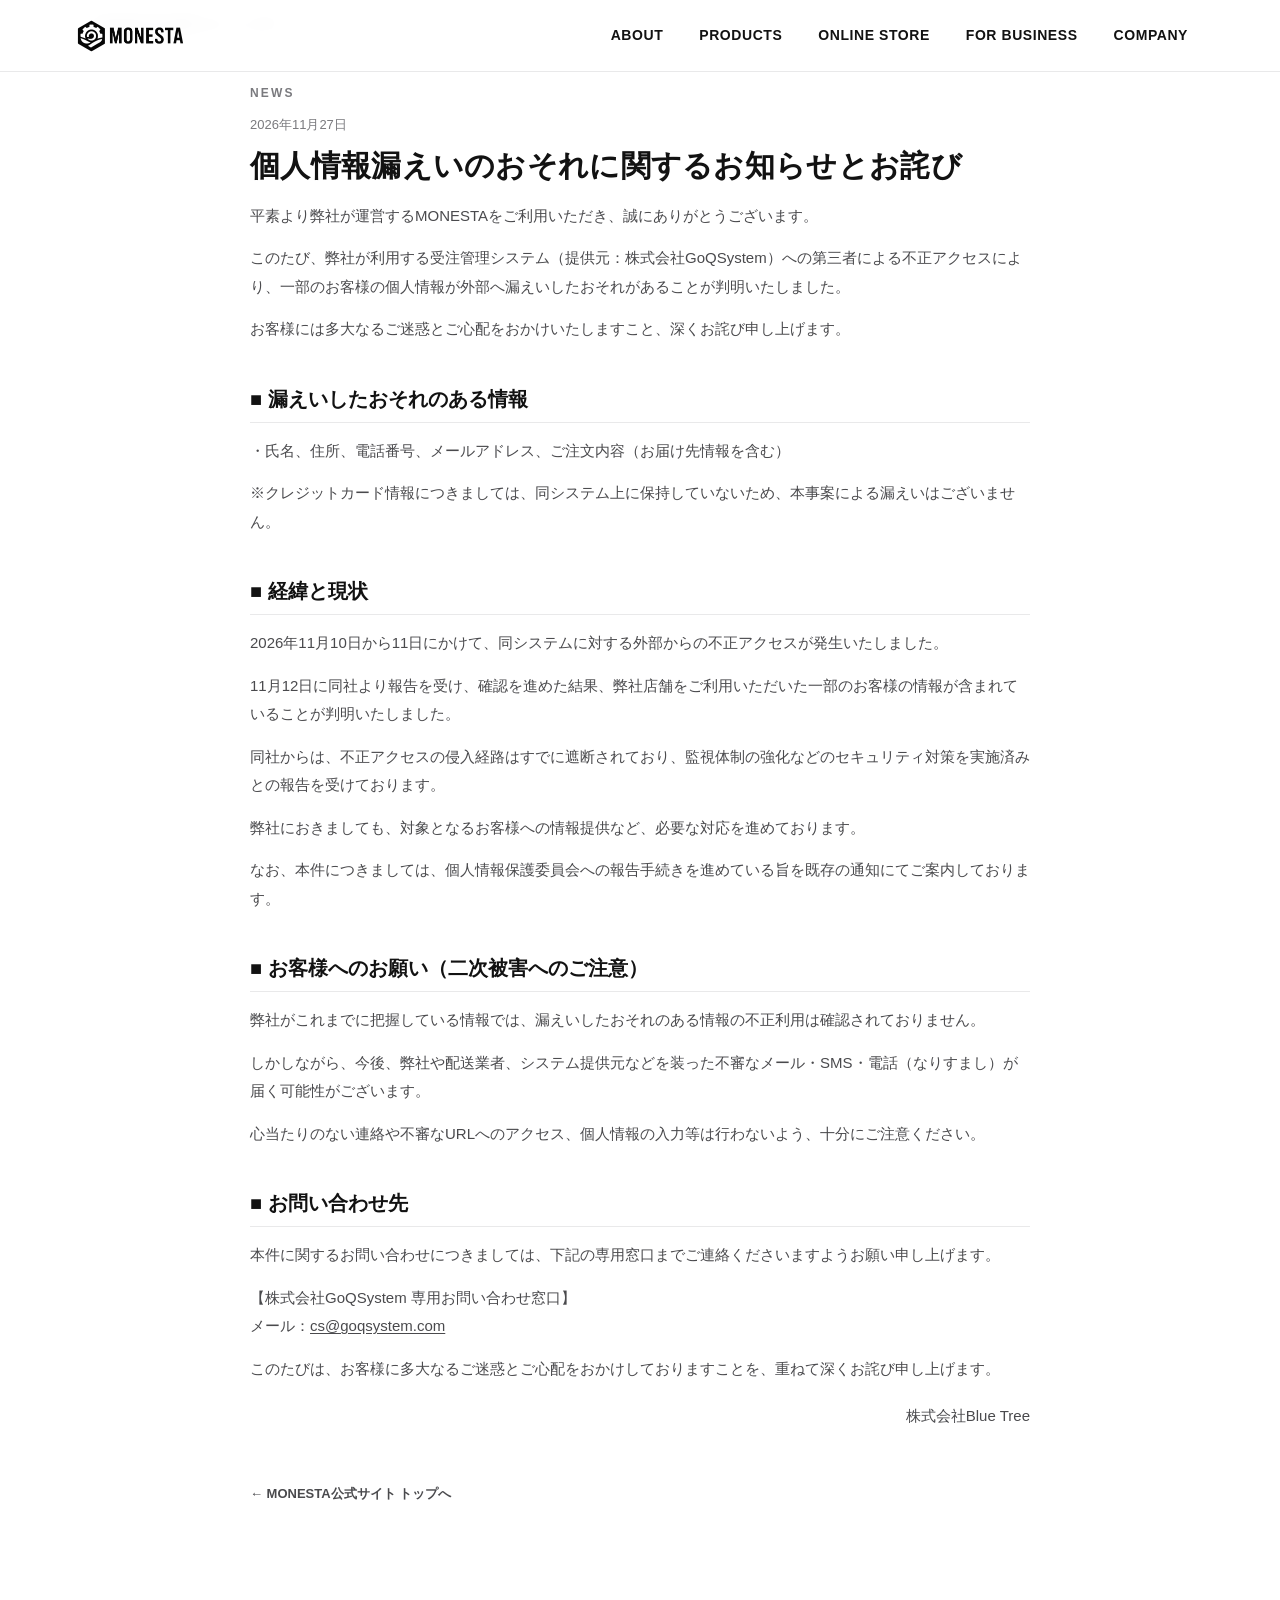
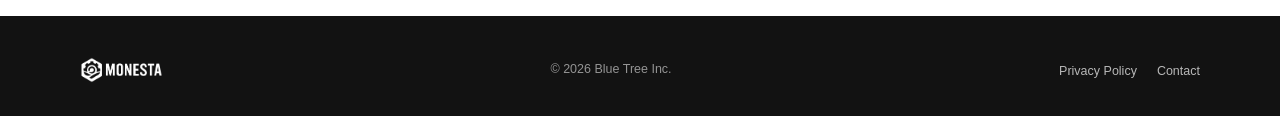
<file: news/personal-information-notice/index.html>
<!DOCTYPE html>
<html lang="ja">
<head>
<meta charset="UTF-8">
<meta name="viewport" content="width=device-width, initial-scale=1.0, viewport-fit=cover">
<title>個人情報漏えいのおそれに関するお知らせとお詫び | MONESTA公式サイト</title>
<meta name="description" content="個人情報漏えいのおそれに関するお知らせとお詫び（株式会社Blue Tree）">
<meta name="theme-color" content="#f5f5f4">
<link rel="canonical" href="https://monesta.bluetree-inc.com/news/personal-information-notice/">

<!-- ===== OGP / SNSシェア設定 ===== -->
<meta property="og:type" content="article">
<meta property="og:site_name" content="MONESTA">
<meta property="og:title" content="個人情報漏えいのおそれに関するお知らせとお詫び | MONESTA">
<meta property="og:description" content="個人情報漏えいのおそれに関するお知らせとお詫び（株式会社Blue Tree）">
<meta property="og:url" content="https://monesta.bluetree-inc.com/news/personal-information-notice/">
<meta property="og:image" content="https://monesta.bluetree-inc.com/assets/images/og-image.jpg">
<meta name="twitter:card" content="summary_large_image">
<meta name="twitter:title" content="個人情報漏えいのおそれに関するお知らせとお詫び | MONESTA">
<meta name="twitter:description" content="個人情報漏えいのおそれに関するお知らせとお詫び（株式会社Blue Tree）">
<meta name="twitter:image" content="https://monesta.bluetree-inc.com/assets/images/og-image.jpg">

<link rel="icon" href="../../assets/images/favicon.ico" sizes="any">
<link rel="icon" type="image/png" href="../../assets/images/favicon.png">
<link rel="apple-touch-icon" href="../../assets/images/apple-touch-icon.png">

<link rel="stylesheet" href="../../css/style.css">
</head>
<body>

<a class="skip-link" href="#main">本文へスキップ</a>

<!-- =========================================================
     HEADER / NAVIGATION（特集ページ・privacyページと同一構成）
========================================================= -->
<header class="site-header" id="site-header">
  <div class="header-inner">
    <a href="../../index.html#hero" class="logo" aria-label="MONESTA トップへ">
      <img src="../../assets/images/logo.png" alt="MONESTA" width="868" height="272">
    </a>

    <nav class="main-nav" id="main-nav" aria-label="メインナビゲーション">
      <ul>
        <li><a href="../../index.html#about" class="nav-link">ABOUT</a></li>
        <li><a href="../../index.html#products" class="nav-link">PRODUCTS</a></li>
        <li><a href="../../index.html#online-store" class="nav-link">ONLINE STORE</a></li>
        <li><a href="../../index.html#for-business" class="nav-link">FOR BUSINESS</a></li>
        <li><a href="../../index.html#company" class="nav-link">COMPANY</a></li>
      </ul>
    </nav>

    <button type="button" class="hamburger" id="hamburger-btn" aria-expanded="false" aria-controls="main-nav" aria-label="メニューを開く">
      <span></span><span></span><span></span>
    </button>
  </div>
</header>

<div class="nav-overlay" id="nav-overlay"></div>

<main id="main">
  <div class="container">
    <a href="../../index.html" class="tr-back-link">← MONESTA公式サイト トップへ</a>
  </div>

  <!-- 掲載文面は経営者承認済み。文言の追加・削除・言い換えは行わないこと。 -->
  <article class="section pv">
    <div class="container pv-inner">
      <p class="section-eyebrow">NEWS</p>
      <p class="nw-date"><time datetime="2026-11-27">2026年11月27日</time></p>
      <h1 class="section-title">個人情報漏えいのおそれに関するお知らせとお詫び</h1>

      <p class="pv-p">平素より弊社が運営するMONESTAをご利用いただき、誠にありがとうございます。</p>
      <p class="pv-p">このたび、弊社が利用する受注管理システム（提供元：株式会社GoQSystem）への第三者による不正アクセスにより、一部のお客様の個人情報が外部へ漏えいしたおそれがあることが判明いたしました。</p>
      <p class="pv-p">お客様には多大なるご迷惑とご心配をおかけいたしますこと、深くお詫び申し上げます。</p>

      <h2 class="pv-h">■ 漏えいしたおそれのある情報</h2>
      <p class="pv-p">・氏名、住所、電話番号、メールアドレス、ご注文内容（お届け先情報を含む）</p>
      <p class="pv-p">※クレジットカード情報につきましては、同システム上に保持していないため、本事案による漏えいはございません。</p>

      <h2 class="pv-h">■ 経緯と現状</h2>
      <p class="pv-p">2026年11月10日から11日にかけて、同システムに対する外部からの不正アクセスが発生いたしました。</p>
      <p class="pv-p">11月12日に同社より報告を受け、確認を進めた結果、弊社店舗をご利用いただいた一部のお客様の情報が含まれていることが判明いたしました。</p>
      <p class="pv-p">同社からは、不正アクセスの侵入経路はすでに遮断されており、監視体制の強化などのセキュリティ対策を実施済みとの報告を受けております。</p>
      <p class="pv-p">弊社におきましても、対象となるお客様への情報提供など、必要な対応を進めております。</p>
      <p class="pv-p">なお、本件につきましては、個人情報保護委員会への報告手続きを進めている旨を既存の通知にてご案内しております。</p>

      <h2 class="pv-h">■ お客様へのお願い（二次被害へのご注意）</h2>
      <p class="pv-p">弊社がこれまでに把握している情報では、漏えいしたおそれのある情報の不正利用は確認されておりません。</p>
      <p class="pv-p">しかしながら、今後、弊社や配送業者、システム提供元などを装った不審なメール・SMS・電話（なりすまし）が届く可能性がございます。</p>
      <p class="pv-p">心当たりのない連絡や不審なURLへのアクセス、個人情報の入力等は行わないよう、十分にご注意ください。</p>

      <h2 class="pv-h">■ お問い合わせ先</h2>
      <p class="pv-p">本件に関するお問い合わせにつきましては、下記の専用窓口までご連絡くださいますようお願い申し上げます。</p>
      <p class="pv-p">【株式会社GoQSystem 専用お問い合わせ窓口】<br>メール：<a href="mailto:cs@goqsystem.com">cs@goqsystem.com</a></p>
      <p class="pv-p">このたびは、お客様に多大なるご迷惑とご心配をおかけしておりますことを、重ねて深くお詫び申し上げます。</p>
      <p class="nw-sign">株式会社Blue Tree</p>

      <p class="nw-back"><a href="../../index.html" class="tr-back-link">← MONESTA公式サイト トップへ</a></p>
    </div>
  </article>

</main>

<!-- =========================================================
     FOOTER（トップページ・特集ページと同一構成）
========================================================= -->
<footer class="site-footer">
  <div class="container footer-inner">
    <a href="../../index.html#hero" class="footer-logo" aria-label="MONESTA トップへ">
      <img src="../../assets/images/logo-white.png" alt="MONESTA" width="868" height="272">
    </a>
    <p class="footer-copyright" id="footer-copyright">© Blue Tree Inc.</p>
    <ul class="footer-links">
      <li><a href="../../privacy/">Privacy Policy</a></li>
      <li><a href="#" data-placeholder-link>Contact</a></li>
    </ul>
  </div>
</footer>

<script src="../../js/config.js"></script>
<script src="../../js/analytics.js"></script>
<script src="../../js/main.js"></script>
</body>
</html>
</file>
<file: css/style.css>
/* =========================================================
   MONESTA Brand Site — style.css (v1 mock)
   モバイルファースト設計。編集ポイントは随所にコメントで明示。
========================================================= */

/* ---------- 1. Design tokens ---------- */
:root {
  /* Brand palette: white / black / charcoal / light-gray が基本。
     Blue Treeのコーポレートブルーはロゴ周辺・ページ内とも使用しない方針。 */
  --c-white: #ffffff;
  --c-off-white: #f5f5f4;
  --c-black: #121212;
  --c-charcoal: #2a2a2d;
  --c-charcoal-mid: #3d3d41;  /* FOR BUSINESS用: 黒に近すぎない明るめのチャコール */
  --c-charcoal-dark: #1a1a1c;
  --c-gray-700: #4a4a4d;
  --c-gray-500: #7a7a7e;
  --c-gray-300: #cfcfd2;
  --c-gray-100: #e9e9ea;

  /* HERO画像のトリミング位置。本番写真に差し替えた際、被写体が見切れる場合は
     ここを調整するだけでスマホ/PC双方に反映される（各画像で個別に触らない）。
     第7稿でHEROがフルブリード（画面いっぱいの背景）になったことに伴い、
     スマホ縦長画面では横方向のクロップが強くなるため、主要被写体
     （チェア・クーラーバッグ・ランタン等のギア一式）が中央に来るよう
     横位置も個別に調整している。 */
  --hero-object-position: 64% 46%;
  --hero-object-position-pc: center 42%;

  /* MONESTA IN NUMBERSセクション専用のアクセントカラー。
     サイト全体の白黒グレー基調は維持しつつ、実績カード（ゴールド系）と
     ECモール4種の小カード（暖色系・各モールで微妙にトーンを変える）にのみ
     ごく薄く色を使う。各モールの公式ブランドカラー/ロゴの再現は意図しておらず、
     あくまで4枚が単調にならないための控えめな差別化用の配色。 */
  --c-accent-gold: #a9822c;
  --c-accent-gold-soft: #f5ead0;
  --c-mall-rakuten-bg: #fbeaea;
  --c-mall-rakuten-fg: #b93b32;
  --c-mall-yahoo-bg: #fdeaf1;
  --c-mall-yahoo-fg: #c43368;
  --c-mall-amazon-bg: #fdf1e0;
  --c-mall-amazon-fg: #b9781f;
  --c-mall-aupay-bg: #fdece0;
  --c-mall-aupay-fg: #c05a25;

  --font-base: -apple-system, BlinkMacSystemFont, "Hiragino Sans", "Hiragino Kaku Gothic ProN",
    "Yu Gothic", "Noto Sans JP", "Segoe UI", Roboto, sans-serif;

  --container-w: 1160px;
  /* HEROセクション専用のコンテナ幅。他セクションと同じ--container-wのままだと
     ファーストビューとしてのインパクトが弱いため、HEROだけ大きく緩和する
     （.hero .container で参照。PC幅では1024px/1280px以上でさらに広げる）。 */
  --container-w-hero: 1160px;
  --radius-s: 6px;
  --radius-m: 12px;
  --header-h: 60px;

  --transition-fast: 0.18s ease;
  --transition-mid: 0.35s ease;
}

/* ---------- 2. Reset ---------- */
* , *::before, *::after { box-sizing: border-box; }
html {
  -webkit-text-size-adjust: 100%;
  scroll-behavior: smooth;
  overflow-x: hidden; /* 右からスライドインするモバイルナビ(transform)が横スクロールを作らないようにする */
  width: 100%;
}
body {
  margin: 0;
  min-width: 320px;
  width: 100%;
  overflow-x: hidden;
  background: var(--c-white);
  color: var(--c-black);
  font-family: var(--font-base);
  line-height: 1.75;
  -webkit-font-smoothing: antialiased;
}
img { max-width: 100%; display: block; }
a { color: inherit; text-decoration: none; }
ul { list-style: none; margin: 0; padding: 0; }
h1, h2, h3, p, table { margin: 0; }
table { border-collapse: collapse; width: 100%; }
button { font-family: inherit; }

.skip-link {
  position: absolute;
  left: -9999px;
  top: 0;
  background: var(--c-black);
  color: var(--c-white);
  padding: 12px 18px;
  z-index: 200;
}
.skip-link:focus { left: 12px; top: 12px; }

.container {
  width: 100%;
  max-width: var(--container-w);
  margin: 0 auto;
  padding: 0 20px;
}

/* Respect notch / home-indicator areas on iPhone */
.site-header, .site-footer {
  padding-left: env(safe-area-inset-left);
  padding-right: env(safe-area-inset-right);
}

/* ---------- 3. Section rhythm ---------- */
.section { padding: 64px 0; }
.section-eyebrow {
  font-size: 12px;
  letter-spacing: 0.18em;
  font-weight: 700;
  color: var(--c-gray-500);
  margin-bottom: 10px;
}
.section-title {
  font-size: 24px;
  line-height: 1.5;
  font-weight: 700;
  letter-spacing: 0.01em;
  color: var(--c-black);
}
.section-lead {
  margin-top: 14px;
  color: var(--c-gray-700);
  font-size: 15px;
}
.center { text-align: center; }
.body-text {
  color: var(--c-gray-700);
  font-size: 15px;
  margin-top: 16px;
}
.pc-only { display: none; }
/* PC非表示・スマホ表示専用の改行等に使用（768px以上で非表示になる） */
.sp-only { display: inline; }

/* ---------- 4. Buttons ---------- */
.btn {
  display: inline-flex;
  align-items: center;
  justify-content: center;
  min-height: 48px;
  padding: 0 28px;
  border-radius: 999px;
  font-size: 15px;
  font-weight: 700;
  letter-spacing: 0.03em;
  transition: background var(--transition-fast), color var(--transition-fast), border-color var(--transition-fast), transform var(--transition-fast);
  white-space: nowrap;
}
.btn:active { transform: scale(0.98); }
.btn-primary {
  background: var(--c-black);
  color: var(--c-white);
}
.btn-primary:hover { background: var(--c-charcoal); }
.btn-outline {
  background: transparent;
  color: var(--c-black);
  border: 1.5px solid var(--c-gray-300);
}
.btn-outline:hover { background: var(--c-gray-100); border-color: var(--c-gray-300); }
/* 暗い背景の上で使う場合のバリアント（現状未使用だが編集用に残す） */
.btn-outline-on-dark {
  background: transparent;
  color: var(--c-white);
  border: 1.5px solid rgba(255,255,255,0.6);
}
.btn-outline-on-dark:hover { background: rgba(255,255,255,0.12); }
/* 第7稿: フルブリードHERO（写真背景）の上で使うプライマリボタン。
   通常の.btn-primary（黒背景）は写真の上だと沈んで見えるため、
   白背景・黒文字の反転バージョンを用意。 */
.btn-primary-on-dark {
  background: var(--c-white);
  color: var(--c-black);
}
.btn-primary-on-dark:hover { background: var(--c-gray-100); }

/* ---------- 5. Header / Navigation ---------- */
.site-header {
  position: fixed;
  top: 0; left: 0; right: 0;
  height: var(--header-h);
  background: rgba(255,255,255,0.94);
  backdrop-filter: saturate(180%) blur(8px);
  border-bottom: 1px solid var(--c-gray-100);
  z-index: 100;
}
.header-inner {
  max-width: var(--container-w);
  margin: 0 auto;
  height: 100%;
  padding: 0 16px;
  display: flex;
  align-items: center;
  justify-content: space-between;
}
.logo {
  display: flex;
  align-items: center;
}
.logo img {
  /* 正式ロゴ（六角形アイコン＋ロゴタイプ）はテキストのみの旧ロゴより
     ディテールが細かいため、視認性を確保できる高さに調整済み。
     width: auto + img自体のwidth/height属性（868×272）により
     縦横比は常に維持される。 */
  height: 28px;
  width: auto;
  display: block;
}

/* Mobile nav: full-screen slide panel
   重要: このパネルの「箱」自体は開閉に関わらず常にビューポート内
   (right:0 〜 width分だけ内側)に収まる位置・サイズで固定している。
   transformで箱ごと画面外へ押し出す方式だと、閉じている間も
   ドキュメントのレイアウト上は画面外まで箱が存在することになり、
   横スクロールやモバイルブラウザでの表示崩れの原因になるため、
   代わりに clip-path で見た目だけを出し入れする。 */
.main-nav {
  position: fixed;
  top: var(--header-h);
  right: 0;
  width: min(78vw, 320px);
  /* vh単位を使用: .site-headerのbackdrop-filterが固定要素の包含ブロックになるため
     height:100% ではヘッダー自身の高さ基準になってしまう（vhなら常にビューポート基準） */
  height: calc(100vh - var(--header-h));
  background: var(--c-white);
  clip-path: inset(0 0 0 100%);
  transition: clip-path var(--transition-mid);
  z-index: 100;
  padding: 28px 8px;
  overflow-y: auto;
  pointer-events: none;
}
.main-nav.is-open {
  clip-path: inset(0 0 0 0%);
  pointer-events: auto;
}
.main-nav ul { display: flex; flex-direction: column; }
.main-nav .nav-link {
  display: block;
  padding: 16px 20px;
  font-size: 16px;
  font-weight: 700;
  letter-spacing: 0.04em;
  border-bottom: 1px solid var(--c-gray-100);
  min-height: 48px;
  display: flex;
  align-items: center;
}

.nav-overlay {
  position: fixed;
  inset: 0;
  background: rgba(18,18,18,0.4);
  opacity: 0;
  pointer-events: none;
  transition: opacity var(--transition-mid);
  z-index: 90;
}
.nav-overlay.is-open { opacity: 1; pointer-events: auto; }

.hamburger {
  width: 44px;
  height: 44px;
  display: flex;
  flex-direction: column;
  align-items: center;
  justify-content: center;
  gap: 5px;
  background: none;
  border: none;
  cursor: pointer;
  z-index: 101;
}
.hamburger span {
  display: block;
  width: 22px;
  height: 2px;
  background: var(--c-black);
  transition: transform var(--transition-fast), opacity var(--transition-fast);
}
.hamburger[aria-expanded="true"] span:nth-child(1) { transform: translateY(7px) rotate(45deg); }
.hamburger[aria-expanded="true"] span:nth-child(2) { opacity: 0; }
.hamburger[aria-expanded="true"] span:nth-child(3) { transform: translateY(-7px) rotate(-45deg); }

/* ---------- 6. Hero ----------
   第7稿: フルブリード写真＋テキストオーバーレイ構成に変更。
   写真（assets/images/hero.jpg、文字焼き込みなし）をセクション全体の
   背景として敷き（.hero-media、position:absolute）、可読性確保のため
   下部に向けてCSSグラデーションのオーバーレイ（.hero-overlay）を重ね、
   その上に実テキスト・実リンクのコピー/ボタン（.hero-inner）を配置する。
   見出し・説明文・ボタンは常にHTML/CSS側の表示のみで、画像への
   文字焼き込みは行っていない。 */
.hero {
  position: relative;
  isolation: isolate;
  overflow: hidden;
  /* 画面いっぱいに写真が広がるファーストビュー。固定ヘッダー分は
     .hero-inner側のpadding-topで避けている（写真自体はヘッダーの下に
     回り込むため、ヘッダーは半透明の帯として写真の上に乗る）。 */
  min-height: 100svh;
  min-height: 100vh;
  display: flex;
  align-items: flex-end;
}
.hero-media {
  position: absolute;
  inset: 0;
  z-index: 0;
}
.hero-media img {
  width: 100%;
  height: 100%;
  object-fit: cover;
  /* スマホ・PCそれぞれ --hero-object-position / --hero-object-position-pc
     で主要被写体（トランク内ギア）が縦長画面でも見切れないよう調整可能。 */
  object-position: var(--hero-object-position);
  display: block;
}
.hero-overlay {
  position: absolute;
  inset: 0;
  z-index: 1;
  pointer-events: none;
  /* 下部（コピー・ボタンの背後）を最も暗く、上部はほぼ透過に近い
     グラデーション。写真の上でも白文字が十分読める明度を確保する。 */
  background: linear-gradient(
    to top,
    rgba(18, 18, 18, 0.72) 0%,
    rgba(18, 18, 18, 0.48) 30%,
    rgba(18, 18, 18, 0.16) 56%,
    rgba(18, 18, 18, 0) 76%
  );
}
/* HEROだけは他セクションの.containerより広い幅を使う（--container-w-hero参照）。 */
.hero .container { max-width: var(--container-w-hero); }
.hero-inner {
  position: relative;
  z-index: 2;
  width: 100%;
  padding-top: calc(var(--header-h) + 28px);
  padding-bottom: 40px;
}
.hero-eyebrow {
  font-size: 12px;
  letter-spacing: 0.22em;
  font-weight: 700;
  color: rgba(255, 255, 255, 0.85);
  margin-bottom: 16px;
}
.hero-copy {
  font-size: 32px;
  line-height: 1.4;
  font-weight: 800;
  letter-spacing: 0.01em;
  color: var(--c-white);
  text-shadow: 0 2px 20px rgba(0, 0, 0, 0.3);
}
.hero-sub {
  margin-top: 20px;
  font-size: 14.5px;
  line-height: 1.85;
  color: rgba(255, 255, 255, 0.92);
  max-width: 46em;
  text-shadow: 0 1px 12px rgba(0, 0, 0, 0.28);
}
.hero-cta {
  margin-top: 32px;
  display: flex;
  flex-wrap: wrap;
  gap: 12px;
}

/* ---------- 7. About ----------
   ABOUT画像はHEROより明確に控えめなサイズに。スマホでは横幅を絞って
   中央寄せにすることで、フルブリードのHEROに対して「補助的な写真」
   に見えるようにしている（PC版のサイズ差は768px以上のブロックで指定）。 */
.about-grid { display: flex; flex-direction: column; gap: 32px; }
.about-image {
  max-width: 260px;
  margin: 0 auto;
}
/* ABOUT写真を最新版（室内ライフスタイル画像、縦長）に差し替え。
   差し替え前の仮画像（1200×1400 / 6:7）と同じ比率のボックスを
   aspect-ratioで明示的に維持することで、レイアウト・余白・右側テキスト
   の位置は一切変えていない。新しい画像は6:7よりも縦長（約0.70）のため、
   object-fit: coverで画像自体の縦横比は保ったまま（引き伸ばさず）
   上下のみをわずかにトリミングして表示し、吊り下げ式メッシュ収納・
   ネックピロー・小物類がすべて自然に収まる位置（中央）を
   object-positionで指定している。 */
.about-image img {
  width: 100%;
  aspect-ratio: 6 / 7;
  object-fit: cover;
  object-position: center 50%;
  border-radius: var(--radius-m);
}

/* ---------- 8. Numbers ----------
   第6稿: PC版（1024px以上）は完成デザイン画像をそのまま1枚のビジュアルと
   して表示する方式に復元。スマホ・タブレット（1023px以下）はHTML/CSS製の
   カードデザイン（数字自体を主役にした第5稿のシンプルなカード＋生活感の
   ある写真帯.numbers-mood）を表示する。
   背景の巨大な"MONESTA"文字はCSSのみの装飾で、実データ・実データ
   由来の主張は含まない（PC表示では完成デザイン画像に内包されるため非表示）。 */
.numbers {
  position: relative;
  overflow: hidden;
  background: var(--c-off-white);
}
/* 背景の巨大なブランド名。ごく薄い黒文字のみで、アクセントカラーは
   使用しない（装飾のみで情報は持たない要素のためaria-hidden）。 */
.numbers-watermark {
  position: absolute;
  top: 52%;
  left: 50%;
  transform: translate(-50%, -50%);
  margin: 0;
  font-size: clamp(64px, 24vw, 320px);
  font-weight: 800;
  letter-spacing: 0.02em;
  color: var(--c-black);
  opacity: 0.035;
  white-space: nowrap;
  line-height: 1;
  pointer-events: none;
  user-select: none;
  z-index: 0;
}
.numbers .container { position: relative; z-index: 1; }

/* PC版（1024px以上）専用: 完成デザイン画像をそのまま1枚のビジュアルとして
   表示する。トリミング・引き伸ばしはせず、縦横比(3:2)を保ったまま
   セクション幅に合わせて縮小表示のみ行う。画像のネイティブ解像度
   （1536px）を超えて拡大するとぼやけるため、それ以上の画面幅では
   max-widthで頭打ちにして中央寄せにする。モバイル/タブレットでは
   display:noneで完全に除外（後述のメディアクエリで1024px以上のみ表示）。 */
.numbers-pc-image {
  display: none;
  position: relative;
  z-index: 1;
}
.numbers-pc-image img {
  display: block;
  width: 100%;
  max-width: 1536px;
  height: auto;
  margin: 0 auto;
}

/* HTML/CSS版（実データ入りのカードUI、生活感ビジュアル帯.numbers-moodを含む）。
   1023px以下では通常表示、1024px以上ではPC完成画像と二重表示にならないよう
   「視覚的にのみ」非表示にする（一般的なvisually-hidden/sr-onlyの手法）。
   要素そのものは削除しないため、スクリーンリーダーは引き続き内容を読み上げられる。 */
.numbers-html-content { }

/* リード文（見出し直下のサブコピー）。共通の.section-leadを使いつつ、
   中央寄せレイアウトでは読みやすいよう最大幅だけ絞る。 */
.numbers-subtitle { max-width: 30em; margin-left: auto; margin-right: auto; }

/* リード文（見出し直下のサブコピー）。共通の.section-leadを使いつつ、
   中央寄せレイアウトでは読みやすいよう最大幅だけ絞る。 */
.numbers-subtitle { max-width: 30em; margin-left: auto; margin-right: auto; }

/* 下部のディバイダー付きタグライン（「暮らしに、ちょっといいモノを。」）。
   実績カードの下、注記(.numbers-note)の上に配置する独立した要素。 */
.numbers-tagline {
  margin-top: 34px;
  display: flex;
  align-items: center;
  justify-content: center;
  gap: 14px;
  font-size: 13px;
  font-weight: 600;
  letter-spacing: 0.04em;
  color: var(--c-gray-700);
}
.numbers-tagline-line {
  flex: 0 0 32px;
  height: 1px;
  background: var(--c-gray-300);
}

.numbers-grid {
  margin-top: 28px;
  display: grid;
  grid-template-columns: 1fr;
  gap: 14px;
}
.number-card {
  background: var(--c-white);
  border-radius: 20px;
  padding: 22px 20px;
  text-align: left;
  box-shadow: 0 16px 36px rgba(18, 18, 18, 0.06);
  display: flex;
  flex-direction: column;
}

/* ---- カード見出し（丸アイコン + 英字キッカー + 日本語ラベル） ---- */
.number-card-head {
  display: flex;
  align-items: center;
  gap: 12px;
}
.number-icon {
  flex-shrink: 0;
  width: 38px;
  height: 38px;
  border-radius: 50%;
  display: flex;
  align-items: center;
  justify-content: center;
}
.number-icon svg { width: 19px; height: 19px; }
.number-icon--gold { background: var(--c-accent-gold-soft); color: var(--c-accent-gold); }
.number-icon--dark { background: var(--c-gray-100); color: var(--c-charcoal); }
.number-kicker { display: flex; flex-direction: column; gap: 2px; min-width: 0; }
.number-kicker-en {
  font-size: 11px;
  font-weight: 800;
  letter-spacing: 0.08em;
  color: var(--c-black);
}
.number-kicker-ja {
  font-size: 12px;
  color: var(--c-gray-500);
}

/* ---- 大きな数字（数字そのものを主役にするため、装飾は最小限に） ---- */
.number-value-row {
  margin-top: 16px;
  display: flex;
  align-items: center;
  gap: 6px;
}
.number-value {
  font-size: 36px;
  font-weight: 800;
  color: var(--c-black);
  letter-spacing: 0.01em;
  line-height: 1;
  white-space: nowrap;
}
.number-value--stores {
  display: flex;
  align-items: baseline;
  gap: 10px;
}
.number-value-unit {
  font-size: 15px;
  font-weight: 800;
  letter-spacing: 0.06em;
  color: var(--c-gray-700);
}

.number-caption {
  margin-top: 12px;
  font-size: 13.5px;
  line-height: 1.75;
  color: var(--c-gray-700);
}

/* ---- ECモール4種。モールごとの色分け・アイコンは廃止し、
   他セクションのタグ（.category-products等）と同系統の
   モノトーンなシンプルなタグ表示に統一している。 ---- */
.store-chip-list {
  margin-top: 14px;
  display: flex;
  flex-wrap: wrap;
  gap: 8px;
}
.store-chip {
  display: inline-flex;
  align-items: center;
  padding: 7px 14px;
  border-radius: 999px;
  font-size: 12.5px;
  font-weight: 700;
  line-height: 1.3;
  color: var(--c-gray-700);
  background: var(--c-gray-100);
}

.numbers-note {
  margin-top: 22px;
  font-size: 12px;
  color: var(--c-gray-500);
  text-align: center;
}

/* ---- スマホ・タブレット版専用の生活感ビジュアル帯（numbers-mood） ----
   数字カード群の下・タグラインの上に、既存のコーナー写真2枚
   （numbers-corner-left/right.jpg、PC完成デザインからの切り出し）を
   横長に並べて配置し、写真が削除されたことで薄れたブランドの生活感を
   スマホ・タブレット版にも戻す。カード自体（.number-card）の内部構造・
   情報には一切手を加えない。高さを104pxに固定して縦に伸びすぎない
   ようにし、角丸・シャドウは.number-cardと揃えて同じデザインファミリーに
   見せる。1024px以上（PC）では親要素(.numbers-html-content)ごと視覚的に
   非表示になるため、PC表示（完成デザイン画像）は変更されない。 ---- */
.numbers-mood {
  margin-top: 20px;
  display: flex;
  gap: 10px;
  height: 104px;
}
.numbers-mood-photo {
  flex: 1 1 0;
  min-width: 0;
  width: 100%;
  height: 100%;
  object-fit: cover;
  border-radius: 16px;
  box-shadow: 0 16px 36px rgba(18, 18, 18, 0.06);
}
.numbers-mood-photo--left { object-position: 35% 45%; }
.numbers-mood-photo--right { object-position: 60% 45%; }

/* ---------- 9. Products / Category ----------
   第2稿: 画像に文字を重ねるオーバーレイ型をやめ、画像→タイトル→
   代表商品タグ、という編集記事的なカード構成に変更。実商品写真に
   差し替えた時も情報量を保ったまま自然に見える構造。 */
.category-grid {
  margin-top: 36px;
  display: grid;
  grid-template-columns: repeat(2, 1fr);
  gap: 20px 14px;
}
.category-card { display: flex; flex-direction: column; }
.category-image {
  aspect-ratio: 4 / 5;
  border-radius: var(--radius-m);
  overflow: hidden;
  background: var(--c-gray-100);
}
.category-image img {
  width: 100%; height: 100%; object-fit: cover;
  transition: transform var(--transition-mid);
}
.category-card:hover .category-image img { transform: scale(1.04); }
.category-title {
  margin-top: 14px;
  color: var(--c-black);
  font-size: 15px;
  font-weight: 800;
  letter-spacing: 0.03em;
  display: flex;
  flex-direction: column;
  gap: 2px;
}
.category-title span {
  font-size: 11.5px;
  font-weight: 500;
  letter-spacing: 0.02em;
  color: var(--c-gray-500);
}
/* 代表商品タグ（1〜2点の仮商品名。カタログ化はしない） */
.category-products {
  margin-top: 10px;
  display: flex;
  flex-wrap: wrap;
  gap: 6px;
}
.category-products li {
  font-size: 11.5px;
  color: var(--c-gray-700);
  background: var(--c-gray-100);
  padding: 5px 11px;
  border-radius: 999px;
}

/* ---------- 10. Values ---------- */
.values-grid {
  margin-top: 36px;
  display: grid;
  grid-template-columns: 1fr;
  gap: 22px;
}
.value-card { text-align: center; padding: 8px 12px; }
.value-icon {
  width: 56px; height: 56px;
  margin: 0 auto 16px;
  color: var(--c-charcoal);
}
.value-icon svg { width: 100%; height: 100%; }
.value-title {
  font-size: 16px;
  font-weight: 800;
  letter-spacing: 0.06em;
}
.value-text {
  margin-top: 8px;
  font-size: 14px;
  color: var(--c-gray-700);
}

/* ---------- 11. Online Store ---------- */
/* セクション全体をごく薄いグレーにして、白背景の4カードを浮かせる */
.online-store { background: var(--c-off-white); }

.store-grid {
  margin-top: 36px;
  display: grid;
  grid-template-columns: 1fr;
  gap: 16px;
}
/* カードは常に縦積み（アイコン+名前 → 説明 → 全幅ボタン）。
   横並びレイアウトは日本語の店舗説明文が折り返せない(nowrap)場合に
   カード幅を超えて横スクロールの原因になりやすいため採用しない。 */
.store-card {
  position: relative;
  /* 上辺のアクセントラインをカードの角丸に沿ってクリップする */
  overflow: hidden;
  display: flex;
  flex-direction: column;
  align-items: flex-start;
  gap: 14px;
  padding: 22px;
  border: 1px solid var(--c-gray-100);
  border-radius: var(--radius-m);
  background: var(--c-white);
  text-align: left;
  width: 100%;
  /* store-grid の 1fr トラックはデフォルトで min-width:auto の挙動になり、
     カード内のnowrapテキスト分だけ列がはみ出すことがあるため明示的に指定 */
  min-width: 0;
  transition: box-shadow var(--transition-fast), border-color var(--transition-fast),
    transform var(--transition-fast), background var(--transition-fast);
}
/* 上辺の細いアクセントライン（モールごとの色は各 .store-card--* で指定） */
.store-card::before {
  content: "";
  position: absolute;
  top: 0; left: 0; right: 0;
  height: 3px;
  background: var(--card-accent, var(--c-gray-300));
}
.store-card:hover {
  /* 数pxだけ浮かせて、影を少し強くする */
  transform: translateY(-4px);
  box-shadow: 0 14px 32px rgba(0,0,0,0.10);
  border-color: var(--c-gray-300);
}
/* 公式ロゴは使わず、テキスト表記＋汎用アイコン＋控えめなアクセントカラーのみで
   4モールを区別する（MONESTA IN NUMBERSセクションの store-chip と同じ配色）。
   カード背景は各アクセントカラーをごく薄く（約4%）だけ混ぜる。 */
.store-card--rakuten {
  --card-accent: var(--c-mall-rakuten-fg);
  background: color-mix(in srgb, var(--c-mall-rakuten-fg) 4%, var(--c-white));
}
.store-card--yahoo {
  --card-accent: var(--c-mall-yahoo-fg);
  background: color-mix(in srgb, var(--c-mall-yahoo-fg) 4%, var(--c-white));
}
.store-card--amazon {
  --card-accent: var(--c-mall-amazon-fg);
  background: color-mix(in srgb, var(--c-mall-amazon-fg) 4%, var(--c-white));
}
.store-card--aupay {
  --card-accent: var(--c-mall-aupay-fg);
  background: color-mix(in srgb, var(--c-mall-aupay-fg) 4%, var(--c-white));
}
.store-card-main {
  display: flex;
  align-items: center;
  gap: 12px;
  width: 100%;
  min-width: 0;
}
/* 丸型・淡色背景の汎用アイコン（色ドットの代わり）。中のSVGは
   store-chip-icon（MONESTA IN NUMBERSセクション）と同じ汎用アイコンを流用。 */
.store-icon {
  width: 40px; height: 40px;
  border-radius: 50%;
  flex-shrink: 0;
  display: flex;
  align-items: center;
  justify-content: center;
}
.store-icon svg { width: 20px; height: 20px; }
.store-card--rakuten .store-icon { background: var(--c-mall-rakuten-bg); color: var(--c-mall-rakuten-fg); }
.store-card--yahoo   .store-icon { background: var(--c-mall-yahoo-bg);   color: var(--c-mall-yahoo-fg); }
.store-card--amazon  .store-icon { background: var(--c-mall-amazon-bg); color: var(--c-mall-amazon-fg); }
.store-card--aupay   .store-icon { background: var(--c-mall-aupay-bg);  color: var(--c-mall-aupay-fg); }
.store-card-text {
  display: flex;
  flex-direction: column;
  gap: 3px;
  min-width: 0;
}
.store-card-name { font-size: 16px; font-weight: 800; }
.store-card-desc {
  font-size: 12.5px;
  color: var(--c-gray-500);
  overflow: hidden;
  text-overflow: ellipsis;
  white-space: nowrap;
}
.store-card .btn {
  width: 100%;
  min-height: 44px;
  font-size: 13.5px;
  gap: 6px;
}
/* ボタン内の矢印。カード（リンク）全体のホバーで右へ自然に動く */
.store-card-arrow {
  display: inline-block;
  transition: transform var(--transition-fast);
}
.store-card:hover .store-card-arrow { transform: translateX(4px); }
.store-note {
  margin-top: 18px;
  font-size: 12px;
  color: var(--c-gray-500);
  text-align: center;
}

/* ---------- 12. For Business ----------
   第2稿: 純黒に近い印象を避け、少し明るいチャコールへ。画像も
   大きく扱い、他セクションと地続きの「ブランドサイトの一部」に
   見えるようにしている。青のアクセントはここでは使わない。 */
.for-business { background: var(--c-charcoal-mid); color: var(--c-white); }
.for-business .section-eyebrow { color: rgba(255,255,255,0.55); }
.for-business .section-title { color: var(--c-white); }
.for-business .body-text { color: rgba(255,255,255,0.78); }
/* スマホ表示のみ、意味のまとまり（卸売・OEM／ODMの／ご提案を歓迎します）で
   改行されるよう本文側にsp-onlyの<br>を挿入。ごく狭い画面幅でも各行が
   窮屈にならないよう、スマホ表示に限り字間をわずかに詰める・見出し
   サイズを微調整している。PC表示（768px以上）は既存の.section-title
   のままで変更していない。 */
@media (max-width: 767px) {
  .for-business-title { font-size: 22px; letter-spacing: 0; }
}
.business-grid { display: flex; flex-direction: column; gap: 32px; }
.business-image img {
  width: 100%;
  aspect-ratio: 16 / 9;
  object-fit: cover;
  object-position: center;
  border-radius: var(--radius-m);
}
.business-list {
  margin-top: 22px;
  display: flex;
  flex-direction: column;
  gap: 10px;
}
.business-list li {
  position: relative;
  padding-left: 22px;
  font-size: 14.5px;
  color: rgba(255,255,255,0.92);
}
.business-list li::before {
  content: "";
  position: absolute;
  left: 0; top: 9px;
  width: 8px; height: 8px;
  border-radius: 2px;
  background: rgba(255,255,255,0.7);
}
.for-business .btn-primary { margin-top: 26px; background: var(--c-white); color: var(--c-black); }
.for-business .btn-primary:hover { background: var(--c-gray-100); }
.business-caveat {
  margin-top: 14px;
  font-size: 12px;
  color: rgba(255,255,255,0.55);
}

/* ---------- 13. Company ---------- */
.company-table {
  margin-top: 36px;
  font-size: 14px;
}
.company-table tr { border-bottom: 1px solid var(--c-gray-100); }
.company-table th, .company-table td {
  text-align: left;
  padding: 14px 8px;
  vertical-align: top;
}
.company-table th {
  width: 34%;
  color: var(--c-gray-500);
  font-weight: 600;
  font-size: 12.5px;
  letter-spacing: 0.02em;
}
.company-table td { color: var(--c-black); font-weight: 500; }
.company-note {
  margin-top: 16px;
  font-size: 12px;
  color: var(--c-gray-500);
}

/* ---------- 14. Footer ---------- */
.site-footer {
  background: var(--c-black);
  color: rgba(255,255,255,0.8);
  padding: 40px 0 calc(32px + env(safe-area-inset-bottom));
}
.footer-inner {
  display: flex;
  flex-direction: column;
  align-items: center;
  gap: 16px;
  text-align: center;
}
.footer-logo { display: flex; align-items: center; }
.footer-logo img { height: 26px; width: auto; display: block; }
.footer-copyright { font-size: 12.5px; color: rgba(255,255,255,0.55); }
.footer-links { display: flex; gap: 20px; }
.footer-links a { font-size: 12.5px; color: rgba(255,255,255,0.7); }
.footer-links a:hover { color: var(--c-white); }

/* ---------- 15. Scroll-in animation ---------- */
/* 重要: .fade-in 単体では非表示にしない（JSが読み込まれない/失敗した場合でも
   コンテンツが必ず表示されるようにするため）。JSがIntersectionObserverで
   要素を監視できると判断した時だけ .fade-pending を付与して初期状態を隠す。 */
.fade-in {
  transition: opacity 0.6s ease, transform 0.6s ease;
}
.fade-in.fade-pending {
  opacity: 0;
  transform: translateY(16px);
}
.fade-in.is-visible {
  opacity: 1;
  transform: translateY(0);
}
@media (prefers-reduced-motion: reduce) {
  .fade-in.fade-pending { opacity: 1; transform: none; transition: none; }
  html { scroll-behavior: auto; }
}

/* =========================================================
   Breakpoints
   - 600px: 大きめスマホ／小型タブレット
   - 768px: タブレット〜PC切替（ナビをインライン表示）
   - 1024px: デスクトップ本格レイアウト
========================================================= */

@media (min-width: 600px) {
  /* numbers-grid（実績カード）はここでは2カラム化しない。第2稿でカードの
     情報量が増えた（アイコン・キッカー・棒グラフ・4モールの小カード等）ため、
     600〜767px幅で無理に2カラムにすると窮屈になる。768px（=タブレット〜PC
     切替、ナビがインライン表示になる幅）から2カラムにする。 */
  .values-grid { grid-template-columns: repeat(3, 1fr); }
  .hero-copy { font-size: 42px; }
  /* 4モール分を2×2で表示（3列だと4枚目が孤立するため） */
  .store-grid { grid-template-columns: repeat(2, 1fr); }
}

@media (min-width: 768px) {
  :root { --header-h: 72px; }
  .pc-only { display: inline; }
  .sp-only { display: none; }
  .section { padding: 96px 0; }

  .hamburger { display: none; }
  .main-nav {
    position: static;
    width: auto;
    height: auto;
    background: none;
    box-shadow: none;
    clip-path: none;
    pointer-events: auto;
    padding: 0;
    overflow: visible;
  }
  .main-nav ul { flex-direction: row; gap: 4px; }
  .main-nav .nav-link {
    border-bottom: none;
    padding: 10px 16px;
    font-size: 14px;
    border-radius: 999px;
    transition: background var(--transition-fast);
  }
  .main-nav .nav-link:hover { background: var(--c-gray-100); }
  .nav-overlay { display: none; }

  .section-title { font-size: 30px; }
  .section-lead { font-size: 16px; }
  .body-text { font-size: 16px; }

  /* MONESTA IN NUMBERS: タブレット幅(768px以上1023px以下)でも実績カードは
     左右2カラム・生活感ビジュアル帯(.numbers-mood)付きのHTML/CSS版のまま
     表示する（PC完成画像への切り替えは下記の1024px以上のみ）。 */
  .numbers-grid { grid-template-columns: 1fr 1fr; gap: 24px; }
  .number-card { padding: 28px 26px; }
  .number-value { font-size: 48px; }
  .number-caption { font-size: 14.5px; }
  .store-chip { padding: 8px 16px; font-size: 13px; }

  /* ABOUT画像はHEROより明確に小さく・補助的に見せるため、テキスト側より
     狭い比率＋上限幅を設定（HERO側は下の.hero-media側で意図的に広く取る）。 */
  .about-grid { flex-direction: row; align-items: center; gap: 56px; }
  .about-image { flex: 0.8; max-width: 420px; margin: 0; }
  .about-text { flex: 1.2; }

  .category-grid { grid-template-columns: repeat(4, 1fr); gap: 20px; }

  /* store-grid は600px時点の2×2を維持（1024pxで4列一列に切替） */

  .business-grid { flex-direction: row; align-items: center; gap: 56px; }
  .business-text { flex: 1; }
  .business-image { flex: 1.15; }

  .footer-inner { flex-direction: row; justify-content: space-between; text-align: left; }

  /* HEROはサイト内で最も大きく見せる第一印象ビジュアル。768px以上では
     写真のトリミング基準をPC用（--hero-object-position-pc）に切り替える。 */
  .hero-media img { object-position: var(--hero-object-position-pc); }
  .hero-copy { font-size: 46px; }
  .hero-sub { font-size: 16px; }
  /* PC表示のみ、テキストブロック全体を約80px上方向へ移動。
     .hero-inner は position:relative のため bottom オフセットで
     見た目上の位置だけをずらしており、ボックス自体の高さ（padding等）
     やドキュメントフロー、align-items:flex-endによる配置計算には
     影響を与えない（= .hero自体の高さが変わって画像やレイアウトが
     崩れる心配がない）。scroll-inアニメーション（.fade-in / transform）
     とはプロパティが別（top/bottom系 vs transform）なので競合しない。
     左右位置・文字サイズ・行間・ボタンサイズ・背景画像・object-position
     はここでは一切変更していない。モバイル（768px未満）はこの指定の
     対象外で現状のまま。 */
  .hero-inner { bottom: 80px; }

  .logo img { height: 34px; }
}

@media (min-width: 1024px) {
  /* 4モールを1行で表示 */
  .store-grid { grid-template-columns: repeat(4, 1fr); }

  /* MONESTA IN NUMBERS: 1024px以上では完成デザイン画像をそのまま表示し、
     背景の巨大なブランド名（CSS版）は画像に内包されているため二重に
     ならないよう非表示にする。実データ入りのHTML/CSS版
     （.numbers-html-content、生活感ビジュアル帯.numbers-moodを含む）は、
     削除はせず「視覚的にのみ」非表示にする（幅・高さを1pxにしてclipする
     標準的なvisually-hidden手法）。.numbers .container が
     position:relative / z-index:1 を指定しているため、同じ要素に対して
     2クラス分の詳細度で上書きする。 */
  .numbers-watermark { display: none; }
  .numbers-pc-image { display: block; }
  .numbers .container.numbers-html-content {
    position: absolute;
    width: 1px;
    height: 1px;
    margin: -1px;
    padding: 0;
    overflow: hidden;
    clip: rect(0, 0, 0, 0);
    white-space: nowrap;
    border: 0;
    max-width: none;
  }
}

@media (min-width: 1280px) {
  /* ---------- HERO: 1280px以上はファーストビューとして本格的に「どーん」と見せる ----------
     フルブリード写真は引き続き.heroの100vhで画面いっぱいに表示しつつ、
     .hero .container の幅だけ他セクションより大きく緩和し（--container-w-hero）、
     見出し(.hero-copy)も58pxまで拡大してコピーの存在感を強める。 */
  :root { --container-w-hero: 1440px; }
  .hero .container { padding: 0 32px; }
  .hero-copy { font-size: 58px; }
  .hero-sub { font-size: 16px; max-width: 34em; }
}

/* =========================================================
   16. FEATURE セクション（トップページ独立セクション）
   PRODUCTS と OUR VALUES の間に配置する新規セクション（#feature）。
   既存セクション（HERO/ABOUT/NUMBERS/PRODUCTS/VALUES...）のCSSは
   一切変更せず、ここから完全に新規のクラスのみを追加する。
   デザインは他セクションの余白感・角丸・シャドウ・フォントに合わせつつ、
   このカードのみグリーンをアクセントに使用する。
   .feature-grid は今後 TRAVEL / CAR & BIKE / OUTDOOR 等の特集カードを
   追加した際に自動で複数列に広がるグリッド（現在はカード1枚のみ）。
========================================================= */
:root {
  --c-accent-green: #3f6b4a;
  --c-accent-green-dark: #2c4e34;
  --c-accent-green-soft: #eaf1ea;
}

.feature-grid {
  display: grid;
  grid-template-columns: 1fr;
  gap: 24px;
}
@media (min-width: 768px) {
  .feature-grid { grid-template-columns: repeat(auto-fit, minmax(360px, 1fr)); }
}

.feature-card {
  display: flex;
  flex-direction: column;
  border-radius: var(--radius-m);
  overflow: hidden;
  background: var(--c-accent-green-soft);
  box-shadow: 0 16px 36px rgba(18, 18, 18, 0.06);
  text-decoration: none;
  transition: transform var(--transition-fast), box-shadow var(--transition-fast);
}
.feature-card:hover { transform: translateY(-3px); box-shadow: 0 18px 40px rgba(18,18,18,0.10); }
.feature-card-media {
  aspect-ratio: 16 / 9;
  background: var(--c-gray-100);
}
.feature-card-media img {
  width: 100%; height: 100%; object-fit: cover;
}
.feature-card-body { padding: 22px 22px 26px; }
.feature-card-eyebrow {
  font-size: 11px;
  font-weight: 800;
  letter-spacing: 0.14em;
  color: var(--c-accent-green-dark);
  margin-bottom: 8px;
}
.feature-card-title {
  font-size: 20px;
  font-weight: 800;
  letter-spacing: 0.01em;
  color: var(--c-black);
}
.feature-card-copy {
  margin-top: 8px;
  font-size: 13.5px;
  color: var(--c-gray-700);
}
.feature-card-cta {
  margin-top: 16px;
  display: inline-flex;
  align-items: center;
  gap: 6px;
  font-size: 13.5px;
  font-weight: 700;
  color: var(--c-accent-green-dark);
}
.feature-card-cta-arrow { transition: transform var(--transition-fast); }
.feature-card:hover .feature-card-cta-arrow { transform: translateX(4px); }

@media (min-width: 768px) {
  .feature-card { flex-direction: row; align-items: stretch; }
  .feature-card-media { flex: 0 0 42%; aspect-ratio: auto; }
  .feature-card-body { flex: 1; padding: 30px 34px; display: flex; flex-direction: column; justify-content: center; }
  .feature-card-title { font-size: 24px; }
  .feature-card-copy { font-size: 14.5px; max-width: 34em; }
}

/* =========================================================
   17. RUNNING & WALKING 特集ページ（/features/running-walking/）
   このページ専用のスタイル。すべて rw- 接頭辞のクラスのみを使用し、
   既存クラス・既存セクションには一切影響しない。
   方針: 白背景＋グリーンアクセント、角丸・シャドウ・余白感は
   既存サイト（.number-card, .category-card 等）に合わせる。
========================================================= */
.rw-back-link {
  display: inline-flex;
  align-items: center;
  gap: 6px;
  font-size: 13px;
  font-weight: 700;
  color: var(--c-gray-700);
  padding: 14px 0;
}
.rw-back-link:hover { color: var(--c-black); }

/* ---- HERO（画像そのものをメインビジュアルとして使用。文字は画像内に
   含まれているためHTML側では重複表示しない） ---- */
.rw-hero {
  padding: 8px 0 40px;
  text-align: center;
  background: var(--c-white);
}
.rw-hero-media {
  max-width: 560px;
  margin: 0 auto;
}
.rw-hero-media img {
  width: 100%;
  height: auto;
  display: block;
  border-radius: var(--radius-m);
  box-shadow: 0 16px 40px rgba(18, 18, 18, 0.10);
}
.rw-hero-lead {
  margin-top: 28px;
  font-size: 15px;
  color: var(--c-gray-700);
}

/* ---- こんなお悩みはありませんか？（HEROと商品紹介の間の共感セクション）
   白ベース＋淡いグリーンのアクセントのみで構成し、Yahoo特集のようなEC
   モール感は持ち込まない。背景を.online-storeと同じ--c-off-whiteにして
   前後の白背景セクションからやんわり独立させ、しっかり余白を取る。 ---- */
.rw-concerns { padding: 48px 0; background: var(--c-off-white); }
.rw-concerns-head { max-width: 640px; margin: 0 auto; text-align: center; }
.rw-concerns-heading {
  font-size: 21px;
  font-weight: 800;
  letter-spacing: 0.01em;
  color: var(--c-black);
}
.rw-concerns-lead {
  margin-top: 16px;
  font-size: 13.5px;
  line-height: 1.9;
  color: var(--c-gray-700);
}

.rw-concerns-grid {
  margin-top: 32px;
  display: grid;
  grid-template-columns: 1fr;
  gap: 16px;
}
.rw-concern-card {
  background: var(--c-white);
  border: 1px solid var(--c-gray-100);
  border-radius: var(--radius-m);
  padding: 28px 24px;
  box-shadow: 0 12px 28px rgba(18, 18, 18, 0.05);
  text-align: center;
}
.rw-concern-icon {
  width: 44px;
  height: 44px;
  margin: 0 auto 14px;
  color: var(--c-accent-green-dark);
}
.rw-concern-icon svg { width: 100%; height: 100%; }
.rw-concern-eyebrow {
  display: inline-flex;
  align-items: center;
  font-size: 11px;
  font-weight: 800;
  letter-spacing: 0.12em;
  color: var(--c-accent-green-dark);
  background: var(--c-accent-green-soft);
  padding: 5px 12px;
  border-radius: 999px;
}
.rw-concern-title {
  margin-top: 14px;
  font-size: 16px;
  font-weight: 800;
  color: var(--c-black);
}
.rw-concern-list {
  margin-top: 14px;
  display: flex;
  flex-direction: column;
  gap: 8px;
  text-align: left;
}
.rw-concern-list li {
  position: relative;
  padding-left: 16px;
  font-size: 13.5px;
  line-height: 1.7;
  color: var(--c-gray-700);
}
.rw-concern-list li::before {
  content: "";
  position: absolute;
  left: 0;
  top: 0.65em;
  width: 5px;
  height: 5px;
  border-radius: 50%;
  background: var(--c-gray-300);
}

.rw-concerns-summary {
  margin-top: 32px;
  text-align: center;
  font-size: 14.5px;
  font-weight: 700;
  line-height: 1.9;
  color: var(--c-charcoal);
}

@media (min-width: 768px) {
  .rw-concerns { padding: 72px 0; }
  .rw-concerns-heading { font-size: 26px; }
  .rw-concerns-lead { font-size: 15px; }
  .rw-concerns-grid { grid-template-columns: repeat(3, 1fr); gap: 24px; }
  .rw-concern-card { padding: 32px 28px; }
  .rw-concerns-summary { font-size: 16px; }
}

/* ---- 無理なく続けるための、3つの小さな習慣。（MOVEとCAREの間の読み物セクション）
   Yahoo!ショッピング特集ページにあった同名セクションのデザインが完成度が
   高いため、PC（1024px以上）はその画像（habits-pc.jpg）をそのまま1枚の
   ビジュアルとして表示する。スマホ・タブレット（1023px以下）は画像内の
   文字が小さくなり読みにくいため、HTML/CSSで同内容を再構築して表示する。
   トップページ「MONESTA IN NUMBERS」と同じ「視覚的にのみ非表示」の手法で
   PC版・SP版の二重表示を防ぐ。 ---- */
.rw-habits { position: relative; background: var(--c-off-white); padding: 48px 0; }
.rw-habits-pc-image { display: none; }
.rw-habits-pc-image img { display: block; width: 100%; max-width: 1728px; height: auto; margin: 0 auto; }
.rw-habits-head { max-width: 640px; margin: 0 auto; text-align: center; }
.rw-habits-heading {
  font-size: 21px;
  font-weight: 800;
  letter-spacing: 0.01em;
  line-height: 1.5;
  color: var(--c-black);
}
.rw-habits-list { margin-top: 32px; display: flex; flex-direction: column; gap: 16px; list-style: none; }
.rw-habits-item {
  display: flex;
  align-items: flex-start;
  gap: 16px;
  background: var(--c-white);
  border: 1px solid var(--c-gray-100);
  border-radius: var(--radius-m);
  padding: 22px 20px;
  box-shadow: 0 12px 28px rgba(18, 18, 18, 0.05);
}
.rw-habits-num { flex-shrink: 0; font-size: 22px; font-weight: 800; color: var(--c-accent-green-dark); line-height: 1.5; }
.rw-habits-title { font-size: 15px; font-weight: 800; color: var(--c-black); }
.rw-habits-text { margin-top: 8px; font-size: 13.5px; line-height: 1.8; color: var(--c-gray-700); }

@media (min-width: 768px) {
  .rw-habits { padding: 64px 0; }
  .rw-habits-heading { font-size: 25px; }
  .rw-habits-item { padding: 26px 24px; }
  .rw-habits-title { font-size: 16px; }
  .rw-habits-text { font-size: 14px; }
}

@media (min-width: 1024px) {
  .rw-habits-pc-image { display: block; }
  .rw-habits .container.rw-habits-html {
    position: absolute;
    width: 1px;
    height: 1px;
    margin: -1px;
    padding: 0;
    overflow: hidden;
    clip: rect(0, 0, 0, 0);
    white-space: nowrap;
    border: 0;
    max-width: none;
  }
}

/* ---- 運動する日を、もっと心地よく。（特集全体のクロージング）
   Yahoo!ショッピング特集ページの同名クロージングの「個々の商品だけでなく
   運動する一日全体をMONESTAが支える」というメッセージのみを参考にした
   HTML/CSSの新規セクション。参考画像には現在の公式サイトに存在しない
   商品（フットレスト／肩こり解消グッズ）の記載が含まれていたため画像は
   使用せず、実際のPROTECT/MOVE/CARE/REST（STEP01〜10）の構成のみを
   反映した文言に置き換えている。背景はFOR BUSINESSと同じ
   --c-charcoal-midの単色帯にし、直前のREST（白背景）・直後の
   ONLINE STORE（オフホワイト背景）との間にメリハリを作る。 ---- */
.rw-closing { background: var(--c-charcoal-mid); color: var(--c-white); padding: 56px 0; text-align: center; }
.rw-closing-eyebrow {
  display: inline-flex;
  font-size: 12px;
  font-weight: 800;
  letter-spacing: 0.14em;
  color: rgba(255, 255, 255, 0.6);
}
.rw-closing-heading { margin-top: 14px; font-size: 24px; font-weight: 800; line-height: 1.5; color: var(--c-white); }
.rw-closing-lead { margin-top: 18px; font-size: 13.5px; line-height: 1.9; color: rgba(255, 255, 255, 0.78); }
.rw-closing-grid {
  margin-top: 36px;
  display: grid;
  grid-template-columns: repeat(2, 1fr);
  gap: 12px;
  list-style: none;
  max-width: 640px;
  margin-left: auto;
  margin-right: auto;
}
.rw-closing-item {
  border: 1px solid rgba(255, 255, 255, 0.16);
  border-radius: var(--radius-m);
  padding: 18px 12px;
}
.rw-closing-tag {
  display: inline-flex;
  font-size: 12px;
  font-weight: 800;
  letter-spacing: 0.1em;
  color: var(--c-white);
  background: rgba(255, 255, 255, 0.12);
  padding: 4px 12px;
  border-radius: 999px;
}
.rw-closing-text { margin-top: 10px; font-size: 12.5px; line-height: 1.6; color: rgba(255, 255, 255, 0.78); }

@media (min-width: 768px) {
  .rw-closing { padding: 80px 0; }
  .rw-closing-heading { font-size: 30px; }
  .rw-closing-lead { font-size: 15px; }
  .rw-closing-grid { grid-template-columns: repeat(4, 1fr); max-width: 880px; gap: 16px; }
  .rw-closing-text { font-size: 13px; }
}

/* ---- カテゴリー区切り（PROTECT / MOVE / CARE / REST） ---- */
.rw-category { padding: 40px 0; }
.rw-category + .rw-category { border-top: 1px solid var(--c-gray-100); }
.rw-category-head { margin-bottom: 24px; }
.rw-category-eyebrow {
  display: inline-flex;
  align-items: center;
  gap: 8px;
  font-size: 12px;
  font-weight: 800;
  letter-spacing: 0.14em;
  color: var(--c-accent-green-dark);
  background: var(--c-accent-green-soft);
  padding: 6px 14px;
  border-radius: 999px;
}
.rw-category-title {
  margin-top: 12px;
  font-size: 20px;
  font-weight: 800;
  color: var(--c-black);
}

/* ---- STEPカードのグリッド。3列固定にせず、情報量を詰め込みすぎない ---- */
.rw-grid {
  display: grid;
  grid-template-columns: 1fr;
  gap: 20px;
}
.rw-card {
  display: flex;
  flex-direction: column;
  background: var(--c-white);
  border: 1px solid var(--c-gray-100);
  border-radius: var(--radius-m);
  overflow: hidden;
  box-shadow: 0 12px 28px rgba(18, 18, 18, 0.05);
}
.rw-card-media {
  aspect-ratio: 785 / 708;
  background: var(--c-gray-100);
}
.rw-card-media img { width: 100%; height: 100%; object-fit: cover; }
.rw-card-body { padding: 20px 20px 22px; display: flex; flex-direction: column; flex: 1; }
.rw-card-step {
  font-size: 11px;
  font-weight: 800;
  letter-spacing: 0.08em;
  color: var(--c-accent-green-dark);
}
.rw-card-title {
  margin-top: 8px;
  font-size: 15.5px;
  font-weight: 700;
  color: var(--c-black);
  line-height: 1.6;
}
.rw-card-name {
  margin-top: 6px;
  font-size: 13px;
  color: var(--c-gray-500);
}
.rw-card-tags { margin-top: 12px; display: flex; flex-wrap: wrap; gap: 6px; }
.rw-card-tags li {
  font-size: 11px;
  color: var(--c-gray-700);
  background: var(--c-gray-100);
  padding: 5px 10px;
  border-radius: 999px;
}

/* ---- 「商品を見る →」＋モール選択（<details>によるノーJS実装） ---- */
/* ---- 商品購入導線（楽天市場に一本化）
   従来はdetails/summaryで複数モールを開閉表示していたが、購入導線を
   楽天市場のみに一本化したことに伴い、開閉不要な単一のリンクボタンに
   変更。見た目の印象（ピル型・ボーダー・ホバーでグリーンに変化）は
   旧デザインを踏襲している。 ---- */
.rw-shop {
  margin-top: auto;
  padding-top: 16px;
}
.rw-shop-cta {
  display: inline-flex;
  align-items: center;
  gap: 6px;
  width: 100%;
  justify-content: center;
  min-height: 44px;
  padding: 0 20px;
  border-radius: 999px;
  font-size: 13.5px;
  font-weight: 700;
  color: var(--c-black);
  background: transparent;
  border: 1.5px solid var(--c-gray-300);
  transition: background var(--transition-fast), border-color var(--transition-fast);
}
.rw-shop-cta:hover {
  background: var(--c-accent-green-soft);
  border-color: var(--c-accent-green);
  color: var(--c-accent-green-dark);
}
.rw-shop-arrow { transition: transform var(--transition-fast); }
.rw-shop-cta:hover .rw-shop-arrow { transform: translateX(3px); }

/* ---- STEP04（ランニングシューズ）はMOVEの中心商品として少し大きく扱う ---- */
.rw-card--featured .rw-card-media { aspect-ratio: 16 / 10; }
.rw-card--featured .rw-card-title { font-size: 17px; }

/* ---- ページ末尾の注記 ---- */
.rw-footnote {
  margin-top: 8px;
  font-size: 12px;
  color: var(--c-gray-500);
  text-align: center;
}

@media (min-width: 600px) {
  .rw-grid { grid-template-columns: repeat(2, 1fr); }
}

@media (min-width: 768px) {
  .rw-hero { padding: 24px 0 56px; }
  .rw-hero-media { max-width: 620px; }
  .rw-hero-lead { font-size: 16px; }
  .rw-category { padding: 56px 0; }
  .rw-category-title { font-size: 24px; }
}

@media (min-width: 1024px) {
  .rw-grid { grid-template-columns: repeat(3, 1fr); }
  /* MOVEカテゴリーはSTEP04が1件のみのため、中央寄せで幅を抑える */
  .rw-grid--move { grid-template-columns: minmax(0, 560px); justify-content: center; }
  .rw-card--featured .rw-card-media { aspect-ratio: 16 / 9; }
}

/* =========================================================
   18. TRAVEL 特集ページ（/features/travel/）
   このページ専用のスタイル。すべて tr- 接頭辞のクラスのみを使用し、
   既存クラス・既存セクション（RUNNING & WALKING特集を含む）には
   一切影響しない。デザイン方針はRUNNING & WALKING特集ページ
   （rw- クラス）を踏襲し、白背景＋グリーンアクセント、角丸・シャドウ・
   余白感を既存サイトに合わせている。
========================================================= */
.tr-back-link {
  display: inline-flex;
  align-items: center;
  gap: 6px;
  font-size: 13px;
  font-weight: 700;
  color: var(--c-gray-700);
  padding: 14px 0;
}
.tr-back-link:hover { color: var(--c-black); }

/* ---- HERO（RUNNING & WALKING特集のような文字入りタイトル画像素材が
   存在しないため、タイポグラフィ主体のHERO をHTML/CSSのみで構築） ---- */
.tr-hero {
  padding: 8px 0 40px;
  text-align: center;
  background: var(--c-white);
}
.tr-hero-media {
  max-width: 1040px;
  margin: 0 auto;
}
.tr-hero-media img {
  width: 100%;
  height: auto;
  display: block;
  border-radius: var(--radius-m);
  box-shadow: 0 16px 40px rgba(18, 18, 18, 0.10);
}
.tr-hero-lead {
  margin-top: 24px;
  font-size: 14px;
  line-height: 1.8;
  color: var(--c-gray-700);
}

/* ---- こんなお悩みはありませんか？（HEROと商品紹介の間の共感セクション）
   PC（1024px以上）は完成デザイン画像（worries.jpg）を表示し、
   スマホ・タブレット（1023px以下）は既存のHTML/CSS版（3枚カード）を
   表示する。トップページ「MONESTA IN NUMBERS」やRUNNING & WALKING
   特集「3つの小さな習慣」と同じ「視覚的にのみ非表示」の手法でPC版・
   SP版の二重表示を防ぐ。 ---- */
.tr-concerns { position: relative; padding: 48px 0; background: var(--c-off-white); }
.tr-concerns-pc-image { display: none; }
.tr-concerns-pc-image img { display: block; width: 100%; max-width: 1728px; height: auto; margin: 0 auto; }
.tr-concerns-head { max-width: 640px; margin: 0 auto; text-align: center; }
.tr-concerns-heading {
  font-size: 21px;
  font-weight: 800;
  letter-spacing: 0.01em;
  color: var(--c-black);
}
.tr-concerns-lead {
  margin-top: 16px;
  font-size: 13.5px;
  line-height: 1.9;
  color: var(--c-gray-700);
}

.tr-concerns-grid {
  margin-top: 32px;
  display: grid;
  grid-template-columns: 1fr;
  gap: 16px;
}
.tr-concern-card {
  background: var(--c-white);
  border: 1px solid var(--c-gray-100);
  border-radius: var(--radius-m);
  overflow: hidden;
  box-shadow: 0 12px 28px rgba(18, 18, 18, 0.05);
  text-align: center;
}
.tr-concern-media {
  aspect-ratio: 482 / 246;
  background: var(--c-gray-100);
}
.tr-concern-media img { width: 100%; height: 100%; object-fit: cover; display: block; }
.tr-concern-body { padding: 24px 24px 28px; }
.tr-concern-icon {
  width: 44px;
  height: 44px;
  margin: 0 auto 14px;
  color: var(--c-accent-green-dark);
}
.tr-concern-icon svg { width: 100%; height: 100%; }
.tr-concern-eyebrow {
  display: inline-flex;
  align-items: center;
  font-size: 11px;
  font-weight: 800;
  letter-spacing: 0.12em;
  color: var(--c-accent-green-dark);
  background: var(--c-accent-green-soft);
  padding: 5px 12px;
  border-radius: 999px;
}
.tr-concern-title {
  margin-top: 14px;
  font-size: 16px;
  font-weight: 800;
  color: var(--c-black);
}
.tr-concern-list {
  margin-top: 14px;
  display: flex;
  flex-direction: column;
  gap: 8px;
  text-align: left;
}
.tr-concern-list li {
  position: relative;
  padding-left: 16px;
  font-size: 13.5px;
  line-height: 1.7;
  color: var(--c-gray-700);
}
.tr-concern-list li::before {
  content: "";
  position: absolute;
  left: 0;
  top: 0.65em;
  width: 5px;
  height: 5px;
  border-radius: 50%;
  background: var(--c-gray-300);
}

.tr-concerns-summary {
  margin-top: 32px;
  text-align: center;
  font-size: 14.5px;
  font-weight: 700;
  line-height: 1.9;
  color: var(--c-charcoal);
}

@media (min-width: 768px) {
  .tr-concerns { padding: 72px 0; }
  .tr-concerns-heading { font-size: 26px; }
  .tr-concerns-lead { font-size: 15px; }
  .tr-concerns-grid { grid-template-columns: repeat(3, 1fr); gap: 24px; }
  .tr-concern-body { padding: 28px; }
  .tr-concerns-summary { font-size: 16px; }
}

@media (min-width: 1024px) {
  .tr-concerns-pc-image { display: block; }
  .tr-concerns .container.tr-concerns-html {
    position: absolute;
    width: 1px;
    height: 1px;
    margin: -1px;
    padding: 0;
    overflow: hidden;
    clip: rect(0, 0, 0, 0);
    white-space: nowrap;
    border: 0;
    max-width: none;
  }
}

/* ---- 旅支度がはかどる／移動時間を、もっと心地よく／旅先の散策を、もっと身軽に
   （PREPARE・MOVE・STAY各カテゴリーの読み物セクション。カテゴリーごとに
   完成デザイン画像 tips-01/02/03-pc.jpg が存在するため、PC（1024px以上）は
   その画像をそのままメインビジュアルとして表示する。スマホ・タブレット
   （1023px以下）は画像内の文字が小さくなり読みにくくなるため、HTML/CSSで
   同内容を再構築して表示する。3つの読み物セクションで共通のクラスを使用し、
   見出し・箇条書きの文言のみHTML側で切り替えている。） ---- */
.tr-tips { position: relative; background: var(--c-off-white); padding: 48px 0; }
.tr-tips-pc-image { display: none; }
.tr-tips-pc-image img { display: block; width: 100%; max-width: 1728px; height: auto; margin: 0 auto; }
/* ---- SP/タブレット専用の写真ヘッダー。tips-01/02/03-pc.jpgから
   人物写真部分のみを切り出したtips-0N-sp.jpgを使用し、見出し・
   箇条書きだけの単調な連続を避けてPC版に近い写真の物語性を補う。 ---- */
.tr-tips-media {
  max-width: 480px;
  margin: 0 auto 28px;
  border-radius: var(--radius-m);
  overflow: hidden;
  box-shadow: 0 12px 28px rgba(18, 18, 18, 0.08);
  aspect-ratio: 1003 / 972;
  background: var(--c-gray-100);
}
.tr-tips-media img { width: 100%; height: 100%; object-fit: cover; display: block; }
.tr-tips-head { max-width: 640px; margin: 0 auto; text-align: center; }
.tr-tips-heading {
  font-size: 21px;
  font-weight: 800;
  letter-spacing: 0.01em;
  line-height: 1.5;
  color: var(--c-black);
}
.tr-tips-list { margin-top: 32px; display: flex; flex-direction: column; gap: 16px; list-style: none; max-width: 720px; margin-left: auto; margin-right: auto; }
.tr-tips-item {
  display: flex;
  align-items: flex-start;
  gap: 16px;
  background: var(--c-white);
  border: 1px solid var(--c-gray-100);
  border-radius: var(--radius-m);
  padding: 22px 20px;
  box-shadow: 0 12px 28px rgba(18, 18, 18, 0.05);
}
.tr-tips-num { flex-shrink: 0; font-size: 22px; font-weight: 800; color: var(--c-accent-green-dark); line-height: 1.5; }
.tr-tips-title { font-size: 15px; font-weight: 800; color: var(--c-black); }
.tr-tips-text { margin-top: 8px; font-size: 13.5px; line-height: 1.8; color: var(--c-gray-700); }

@media (min-width: 768px) {
  .tr-tips { padding: 64px 0; }
  .tr-tips-media { max-width: 560px; margin-bottom: 32px; }
  .tr-tips-heading { font-size: 25px; }
  .tr-tips-item { padding: 26px 24px; }
  .tr-tips-title { font-size: 16px; }
  .tr-tips-text { font-size: 14px; }
}

@media (min-width: 1024px) {
  .tr-tips-pc-image { display: block; }
  .tr-tips .container.tr-tips-html {
    position: absolute;
    width: 1px;
    height: 1px;
    margin: -1px;
    padding: 0;
    overflow: hidden;
    clip: rect(0, 0, 0, 0);
    white-space: nowrap;
    border: 0;
    max-width: none;
  }
}

/* ---- 旅行を、もっと身軽に、もっと心地よく。（特集全体のクロージング） ---- */
.tr-closing { background: var(--c-charcoal-mid); color: var(--c-white); padding: 56px 0; text-align: center; }
.tr-closing-eyebrow {
  display: inline-flex;
  font-size: 12px;
  font-weight: 800;
  letter-spacing: 0.14em;
  color: rgba(255, 255, 255, 0.6);
}
.tr-closing-heading { margin-top: 14px; font-size: 24px; font-weight: 800; line-height: 1.5; color: var(--c-white); }
.tr-closing-lead { margin-top: 18px; font-size: 13.5px; line-height: 1.9; color: rgba(255, 255, 255, 0.78); }
.tr-closing-grid {
  margin-top: 36px;
  display: grid;
  grid-template-columns: repeat(3, 1fr);
  gap: 12px;
  list-style: none;
  max-width: 560px;
  margin-left: auto;
  margin-right: auto;
}
.tr-closing-item {
  border: 1px solid rgba(255, 255, 255, 0.16);
  border-radius: var(--radius-m);
  padding: 18px 12px;
}
.tr-closing-tag {
  display: inline-flex;
  font-size: 12px;
  font-weight: 800;
  letter-spacing: 0.1em;
  color: var(--c-white);
  background: rgba(255, 255, 255, 0.12);
  padding: 4px 12px;
  border-radius: 999px;
}
.tr-closing-text { margin-top: 10px; font-size: 12.5px; line-height: 1.6; color: rgba(255, 255, 255, 0.78); }

@media (min-width: 768px) {
  .tr-closing { padding: 80px 0; }
  .tr-closing-heading { font-size: 30px; }
  .tr-closing-lead { font-size: 15px; }
  .tr-closing-grid { max-width: 680px; gap: 16px; }
  .tr-closing-text { font-size: 13px; }
}

/* ---- カテゴリー区切り（PREPARE / MOVE / STAY） ---- */
.tr-category { padding: 40px 0; }
.tr-category + .tr-category { border-top: 1px solid var(--c-gray-100); }
.tr-category-head { margin-bottom: 24px; }
.tr-category-eyebrow {
  display: inline-flex;
  align-items: center;
  gap: 8px;
  font-size: 12px;
  font-weight: 800;
  letter-spacing: 0.14em;
  color: var(--c-accent-green-dark);
  background: var(--c-accent-green-soft);
  padding: 6px 14px;
  border-radius: 999px;
}
.tr-category-title {
  margin-top: 12px;
  font-size: 20px;
  font-weight: 800;
  color: var(--c-black);
}

/* ---- STEPカードのグリッド ---- */
.tr-grid {
  display: grid;
  grid-template-columns: 1fr;
  gap: 20px;
}
.tr-card {
  display: flex;
  flex-direction: column;
  background: var(--c-white);
  border: 1px solid var(--c-gray-100);
  border-radius: var(--radius-m);
  overflow: hidden;
  box-shadow: 0 12px 28px rgba(18, 18, 18, 0.05);
}
.tr-card-media {
  aspect-ratio: 785 / 708;
  background: var(--c-gray-100);
}
.tr-card-media img { width: 100%; height: 100%; object-fit: cover; }
.tr-card-body { padding: 20px 20px 22px; display: flex; flex-direction: column; flex: 1; }
.tr-card-step {
  font-size: 11px;
  font-weight: 800;
  letter-spacing: 0.08em;
  color: var(--c-accent-green-dark);
}
.tr-card-title {
  margin-top: 8px;
  font-size: 15.5px;
  font-weight: 700;
  color: var(--c-black);
  line-height: 1.6;
}
.tr-card-name {
  margin-top: 6px;
  font-size: 13px;
  color: var(--c-gray-500);
}

/* ---- 商品購入導線（楽天市場のみ） ---- */
.tr-shop {
  margin-top: auto;
  padding-top: 16px;
}
.tr-shop-cta {
  display: inline-flex;
  align-items: center;
  gap: 6px;
  width: 100%;
  justify-content: center;
  min-height: 44px;
  padding: 0 20px;
  border-radius: 999px;
  font-size: 13.5px;
  font-weight: 700;
  color: var(--c-black);
  background: transparent;
  border: 1.5px solid var(--c-gray-300);
  transition: background var(--transition-fast), border-color var(--transition-fast);
}
.tr-shop-cta:hover {
  background: var(--c-accent-green-soft);
  border-color: var(--c-accent-green);
  color: var(--c-accent-green-dark);
}
.tr-shop-arrow { transition: transform var(--transition-fast); }
.tr-shop-cta:hover .tr-shop-arrow { transform: translateX(3px); }

/* ---- ページ末尾の注記 ---- */
.tr-footnote {
  margin-top: 8px;
  font-size: 12px;
  color: var(--c-gray-500);
  text-align: center;
}

@media (min-width: 600px) {
  .tr-grid { grid-template-columns: repeat(2, 1fr); }
}

@media (min-width: 768px) {
  .tr-hero { padding: 48px 0 56px; }
  .tr-hero-heading { font-size: 32px; }
  .tr-hero-lead { font-size: 16px; }
  .tr-category { padding: 56px 0; }
  .tr-category-title { font-size: 24px; }
}

@media (min-width: 1024px) {
  .tr-grid { grid-template-columns: repeat(3, 1fr); }
}

/* =========================================================
   PRIVACY POLICY（privacy/index.html 専用。接頭辞 pv-）
========================================================= */
.pv { padding: 24px 0 72px; }
.pv-inner { max-width: 820px; }
.pv-h {
  margin-top: 40px;
  padding-bottom: 8px;
  border-bottom: 1px solid var(--c-gray-100);
  font-size: 18px;
  line-height: 1.5;
  font-weight: 700;
  color: var(--c-black);
}
.pv-p {
  margin-top: 14px;
  font-size: 14.5px;
  line-height: 1.9;
  color: var(--c-gray-700);
}
.pv-list {
  margin-top: 12px;
  padding-left: 1.4em;
  list-style: disc;
  font-size: 14.5px;
  line-height: 1.9;
  color: var(--c-gray-700);
}
.pv-list li + li { margin-top: 6px; }
.pv-list a, .pv-p a { text-decoration: underline; text-underline-offset: 2px; }
.pv-list a:hover, .pv-p a:hover { color: var(--c-black); }
.pv-date {
  margin-top: 40px;
  font-size: 13px;
  color: var(--c-gray-500);
  text-align: right;
}

@media (min-width: 768px) {
  .pv { padding: 32px 0 96px; }
  .pv-h { font-size: 20px; }
  .pv-p, .pv-list { font-size: 15px; }
}

/* =========================================================
   NEWS（トップのお知らせ欄／お知らせ詳細ページ。接頭辞 nw-）
========================================================= */
.nw-band {
  padding: 32px 0;
  background: var(--c-off-white);
  border-bottom: 1px solid var(--c-gray-100);
}
.nw-band .section-eyebrow { margin-bottom: 4px; }
.nw-heading {
  font-size: 18px;
  line-height: 1.5;
  font-weight: 700;
  color: var(--c-black);
}
.nw-list { margin-top: 12px; }
.nw-list li {
  display: flex;
  flex-direction: column;
  gap: 4px;
  padding: 12px 0;
  border-top: 1px solid var(--c-gray-300);
}
.nw-list-date { font-size: 13px; color: var(--c-gray-500); }
.nw-list-link {
  font-size: 15px;
  line-height: 1.7;
  font-weight: 700;
  color: var(--c-black);
  text-decoration: underline;
  text-underline-offset: 3px;
}
.nw-list-link:hover { color: var(--c-gray-700); }
.nw-date { font-size: 13px; color: var(--c-gray-500); margin-bottom: 6px; }
.nw-sign { margin-top: 20px; font-size: 15px; color: var(--c-gray-700); text-align: right; }
.nw-back { margin-top: 40px; }

@media (min-width: 768px) {
  .nw-band { padding: 40px 0; }
  .nw-heading { font-size: 20px; }
  .nw-list li { flex-direction: row; align-items: baseline; gap: 24px; }
  .nw-list-date { flex: 0 0 9em; }
}
</file>
